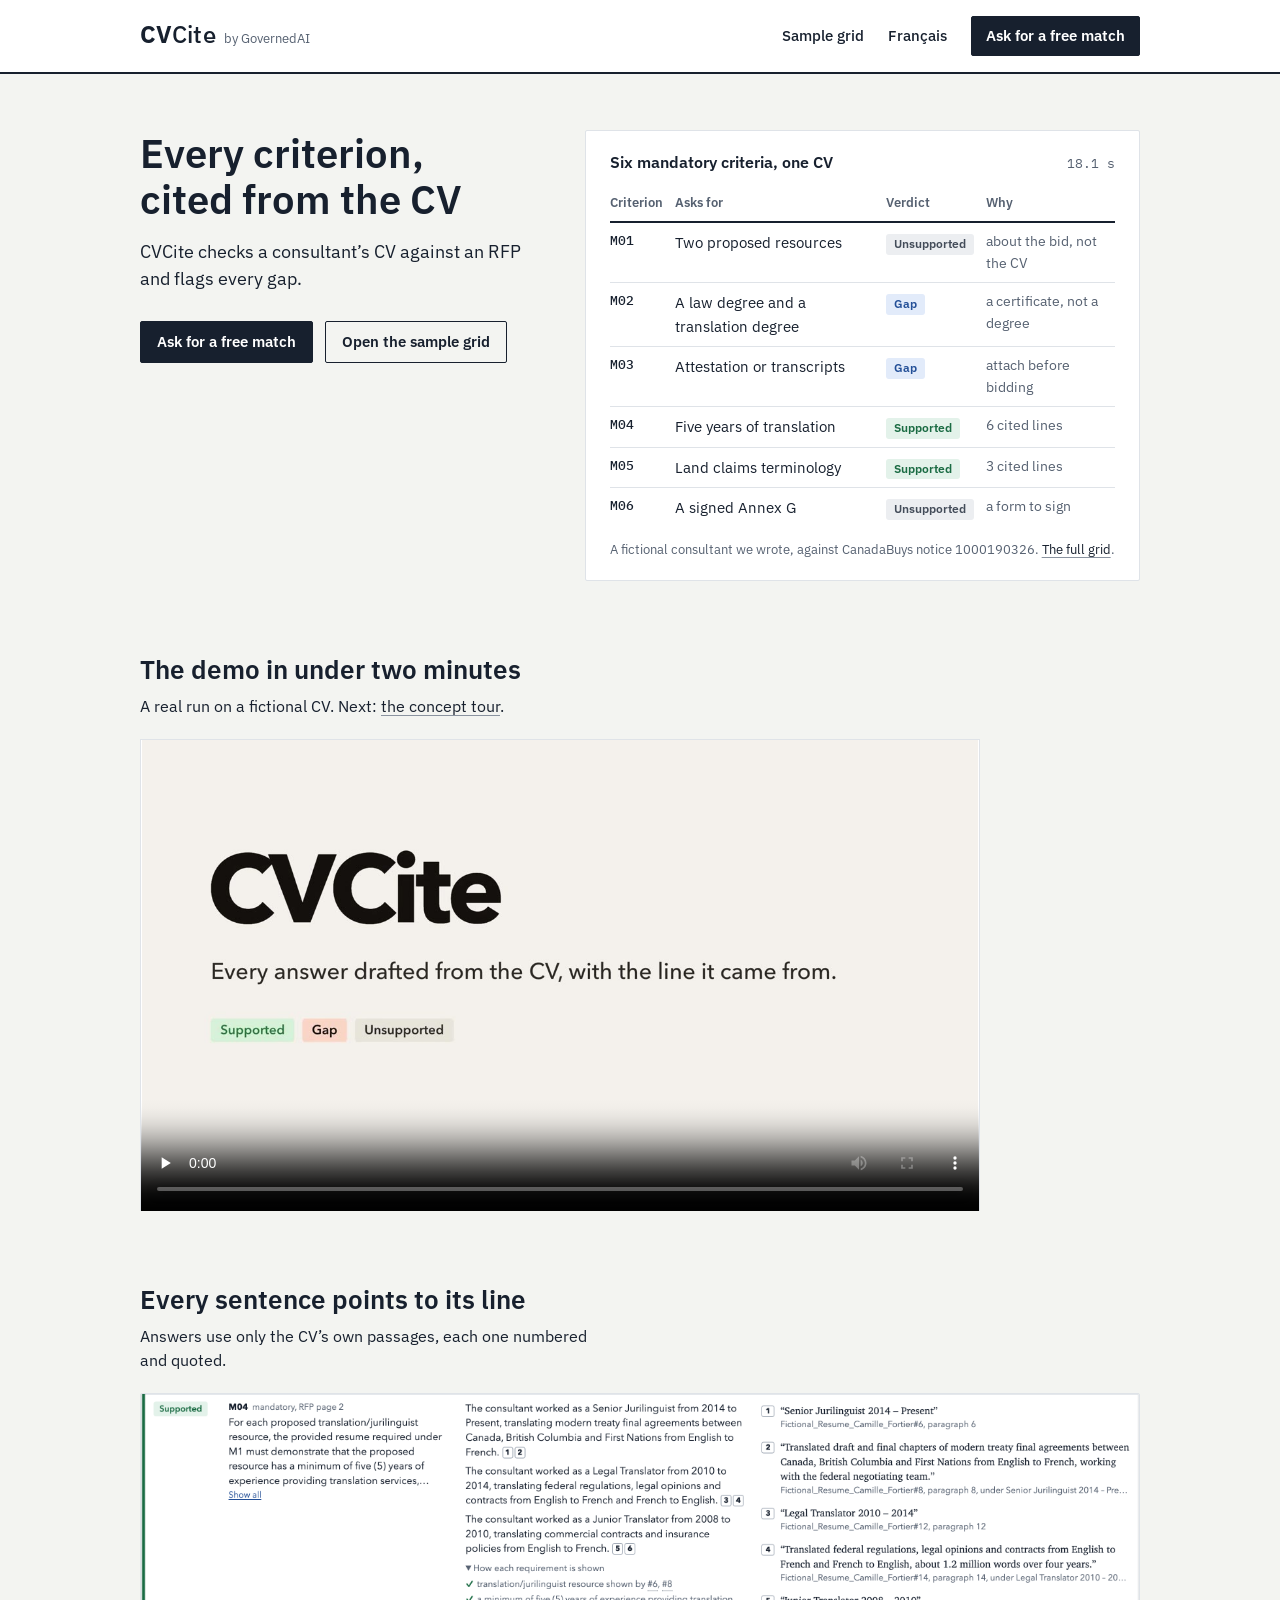
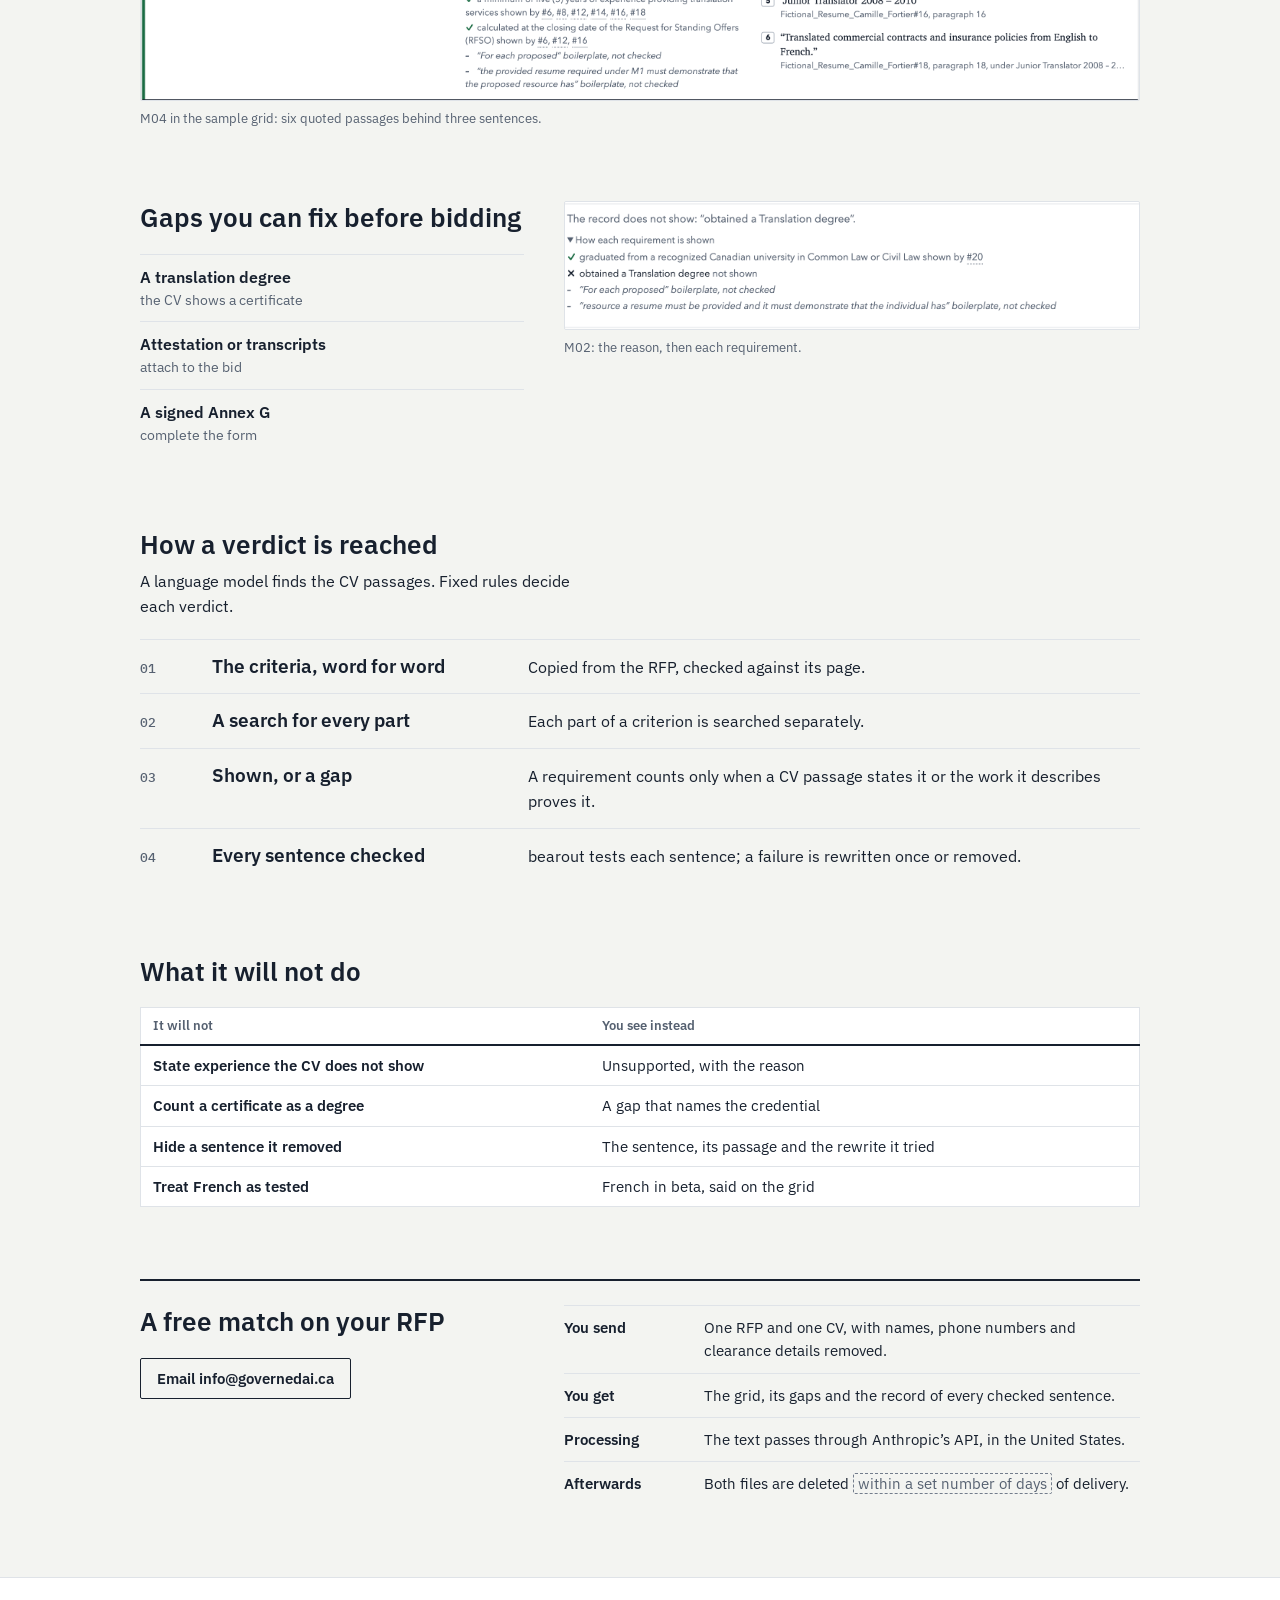
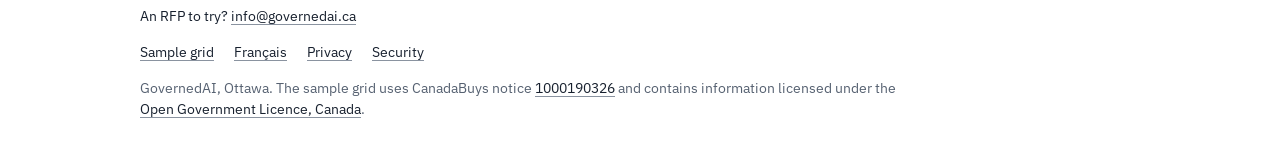
<file: index.html>
<!doctype html>
<html lang="en">
<head>
<meta charset="utf-8">
<meta name="viewport" content="width=device-width, initial-scale=1">
<title>CVCite by GovernedAI: every RFP criterion, cited from the CV</title>
<meta name="description" content="CVCite checks a consultant's CV against an RFP's criteria, cites the evidence for each one and flags every gap.">
<link rel="alternate" hreflang="fr" href="/fr/">
<link rel="preconnect" href="https://fonts.googleapis.com">
<link rel="preconnect" href="https://fonts.gstatic.com" crossorigin>
<link href="https://fonts.googleapis.com/css2?family=IBM+Plex+Mono:wght@400;500&amp;family=IBM+Plex+Sans:wght@400;500;600;700&amp;display=swap" rel="stylesheet">
<link rel="icon" href="/favicon.ico" sizes="32x32">
<link rel="icon" href="/favicon.svg" type="image/svg+xml">
<link rel="apple-touch-icon" href="/apple-touch-icon.png">
<link rel="stylesheet" href="/site.css">
</head>
<body>
<a class="skip" href="#main">Skip to content</a>

<header class="site-header">
  <div class="container">
    <a class="wm-lockup" href="/" aria-label="CVCite home"><span class="wm"><b>CV</b>Cite</span><span class="wm-by">by GovernedAI</span></a>
    <nav aria-label="Main">
      <ul class="site-nav">
        <li><a href="/cvcite/sample-grid/">Sample grid</a></li>
        <li><a href="/fr/" hreflang="fr" lang="fr">Français</a></li>
        <li><a class="btn btn--primary" href="mailto:info@governedai.ca?subject=CVCite%20free%20match">Ask for a free match</a></li>
      </ul>
    </nav>
  </div>
</header>

<main id="main">
  <section class="hero" aria-labelledby="hero-title">
    <div class="container hero__grid">
      <div>
        <h1 id="hero-title">Every criterion, cited from the CV</h1>
        <p class="lead">CVCite checks a consultant’s CV against an RFP and flags every gap.</p>
        <div class="actions">
          <a class="btn btn--primary" href="mailto:info@governedai.ca?subject=CVCite%20free%20match">Ask for a free match</a>
          <a class="btn" href="/cvcite/sample-grid/">Open the sample grid</a>
        </div>
      </div>

      <figure class="sheet" aria-labelledby="sheet-title">
        <div class="sheet__head">
          <h2 id="sheet-title">Six mandatory criteria, one CV</h2>
          <p><span class="num">18.1</span>&nbsp;s</p>
        </div>
        <table class="verdicts">
          <thead><tr><th scope="col">Criterion</th><th scope="col">Asks for</th><th scope="col">Verdict</th><th scope="col">Why</th></tr></thead>
          <tbody>
            <tr><td class="id">M01</td><td class="what">Two proposed resources</td><td><span class="chip chip--not">Unsupported</span></td><td>about the bid, not the CV</td></tr>
            <tr><td class="id">M02</td><td class="what">A law degree and a translation degree</td><td><span class="chip chip--gap">Gap</span></td><td>a certificate, not a degree</td></tr>
            <tr><td class="id">M03</td><td class="what">Attestation or transcripts</td><td><span class="chip chip--gap">Gap</span></td><td>attach before bidding</td></tr>
            <tr><td class="id">M04</td><td class="what">Five years of translation</td><td><span class="chip chip--met">Supported</span></td><td><span class="num">6</span> cited lines</td></tr>
            <tr><td class="id">M05</td><td class="what">Land claims terminology</td><td><span class="chip chip--met">Supported</span></td><td><span class="num">3</span> cited lines</td></tr>
            <tr><td class="id">M06</td><td class="what">A signed Annex G</td><td><span class="chip chip--not">Unsupported</span></td><td>a form to sign</td></tr>
          </tbody>
        </table>
        <figcaption class="sheet__foot">A fictional consultant we wrote, against CanadaBuys notice <span class="num">1000190326</span>. <a href="/cvcite/sample-grid/">The full grid</a>.</figcaption>
      </figure>
    </div>
  </section>

  <section class="section" aria-labelledby="film-title">
    <div class="container">
      <div class="head">
        <h2 id="film-title">The demo in under two minutes</h2>
        <p class="lead">A real run on a fictional CV. Next: <a href="/cvcite/vision/">the concept tour</a>.</p>
      </div>
      <figure class="film">
        <video controls preload="none" playsinline width="1280" height="720" poster="/video/cvcite-demo-draft-2026-10-23-poster.jpg">
          <source src="/video/cvcite-demo-draft-2026-10-23-web.mp4" type="video/mp4">
          <track kind="captions" src="/video/cvcite-demo-draft-2026-10-23.vtt" srclang="en" label="English" default>
        </video>
      </figure>
    </div>
  </section>

  <section class="section" aria-labelledby="cited-title">
    <div class="container">
      <div class="head">
        <h2 id="cited-title">Every sentence points to its line</h2>
        <p class="lead">Answers use only the CV’s own passages, each one numbered and quoted.</p>
      </div>
      <figure class="capture">
        <div class="capture__frame" data-kind="product">
          <img src="/images/screens/grid-case.png" width="1385" height="425" loading="lazy"
               alt="Sample grid row M04, marked Supported: three drafted sentences with numbered citations, six quoted CV passages, and each requirement ticked against the paragraphs that show it.">
        </div>
        <figcaption>M04 in the sample grid: six quoted passages behind three sentences.</figcaption>
      </figure>
    </div>
  </section>

  <section class="section" aria-labelledby="gaps-title">
    <div class="container split">
      <div>
        <h2 id="gaps-title">Gaps you can fix before bidding</h2>
        <ul class="todo">
          <li><b>A translation degree</b><span>the CV shows a certificate</span></li>
          <li><b>Attestation or transcripts</b><span>attach to the bid</span></li>
          <li><b>A signed Annex G</b><span>complete the form</span></li>
        </ul>
      </div>
      <figure class="capture">
        <div class="capture__frame" data-kind="product">
          <img src="/images/screens/grid-gaps.png" width="750" height="165" loading="lazy"
               alt="Sample grid row M02: the record does not show a translation degree; the law degree is shown by paragraph 20; two boilerplate phrases are listed as not checked.">
        </div>
        <figcaption>M02: the reason, then each requirement.</figcaption>
      </figure>
    </div>
  </section>

  <section class="section" aria-labelledby="how-title">
    <div class="container">
      <div class="head">
        <h2 id="how-title">How a verdict is reached</h2>
        <p class="lead">A language model finds the CV passages. Fixed rules decide each verdict.</p>
      </div>
      <ol class="rows steps">
        <li><h3>The criteria, word for word</h3><p>Copied from the RFP, checked against its page.</p></li>
        <li><h3>A search for every part</h3><p>Each part of a criterion is searched separately.</p></li>
        <li><h3>Shown, or a gap</h3><p>A requirement counts only when a CV passage states it or the work it describes proves it.</p></li>
        <li><h3>Every sentence checked</h3><p>bearout tests each sentence; a failure is rewritten once or removed.</p></li>
      </ol>
    </div>
  </section>

  <section class="section" aria-labelledby="refuse-title">
    <div class="container">
      <div class="head">
        <h2 id="refuse-title">What it will not do</h2>
      </div>
      <table class="refuse">
        <thead><tr><th scope="col">It will not</th><th scope="col">You see instead</th></tr></thead>
        <tbody>
          <tr><td>State experience the CV does not show</td><td>Unsupported, with the reason</td></tr>
          <tr><td>Count a certificate as a degree</td><td>A gap that names the credential</td></tr>
          <tr><td>Hide a sentence it removed</td><td>The sentence, its passage and the rewrite it tried</td></tr>
          <tr><td>Treat French as tested</td><td>French in beta, said on the grid</td></tr>
        </tbody>
      </table>
    </div>
  </section>

  <section class="section--band" aria-labelledby="offer-title">
    <div class="container offer">
      <div>
        <h2 id="offer-title">A free match on your RFP</h2>
        <div class="actions"><a class="btn" href="mailto:info@governedai.ca?subject=CVCite%20free%20match">Email info@governedai.ca</a></div>
      </div>
      <dl>
        <div><dt>You send</dt><dd>One RFP and one CV, with names, phone numbers and clearance details removed.</dd></div>
        <div><dt>You get</dt><dd>The grid, its gaps and the record of every checked sentence.</dd></div>
        <div><dt>Processing</dt><dd>The text passes through Anthropic’s API, in the United States.</dd></div>
        <div><dt>Afterwards</dt><dd>Both files are deleted <span class="fill" data-fill="retention">within a set number of days</span> of delivery.</dd></div>
      </dl>
    </div>
  </section>
</main>

<footer class="footer">
  <div class="container">
    <p class="footer__line">An RFP to try? <a href="mailto:info@governedai.ca">info@governedai.ca</a></p>
    <ul class="footer__links">
      <li><a href="/cvcite/sample-grid/">Sample grid</a></li>
      <li><a href="/fr/" hreflang="fr" lang="fr">Français</a></li>
      <li><a href="/privacy/">Privacy</a></li>
      <li><a href="/security/">Security</a></li>
    </ul>
    <p class="footer__legal">GovernedAI, Ottawa. The sample grid uses CanadaBuys notice <a href="https://canadabuys.canada.ca/en/tender-opportunities/tender-notice/pw-17-00785583">1000190326</a> and contains information licensed under the <a href="https://open.canada.ca/en/open-government-licence-canada">Open Government Licence, Canada</a>.</p>
  </div>
</footer>
</body>
</html>
</file>
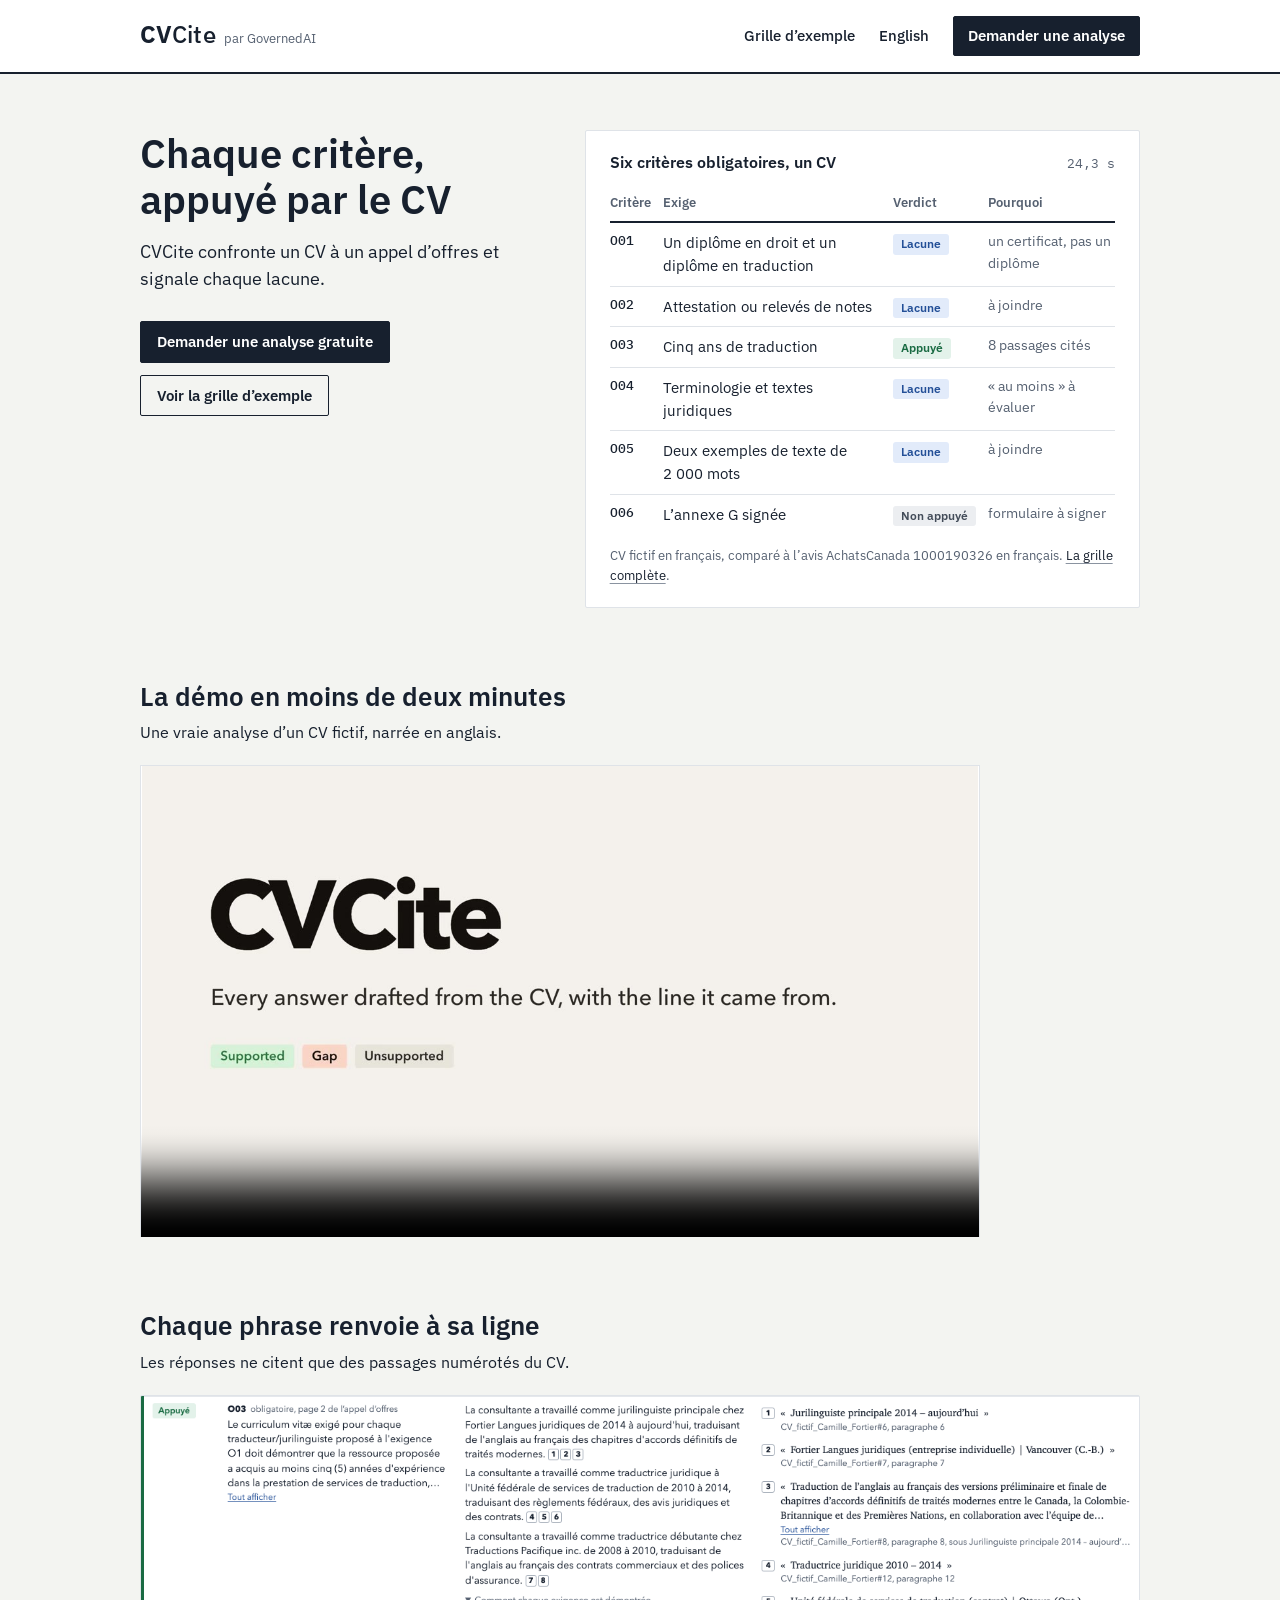
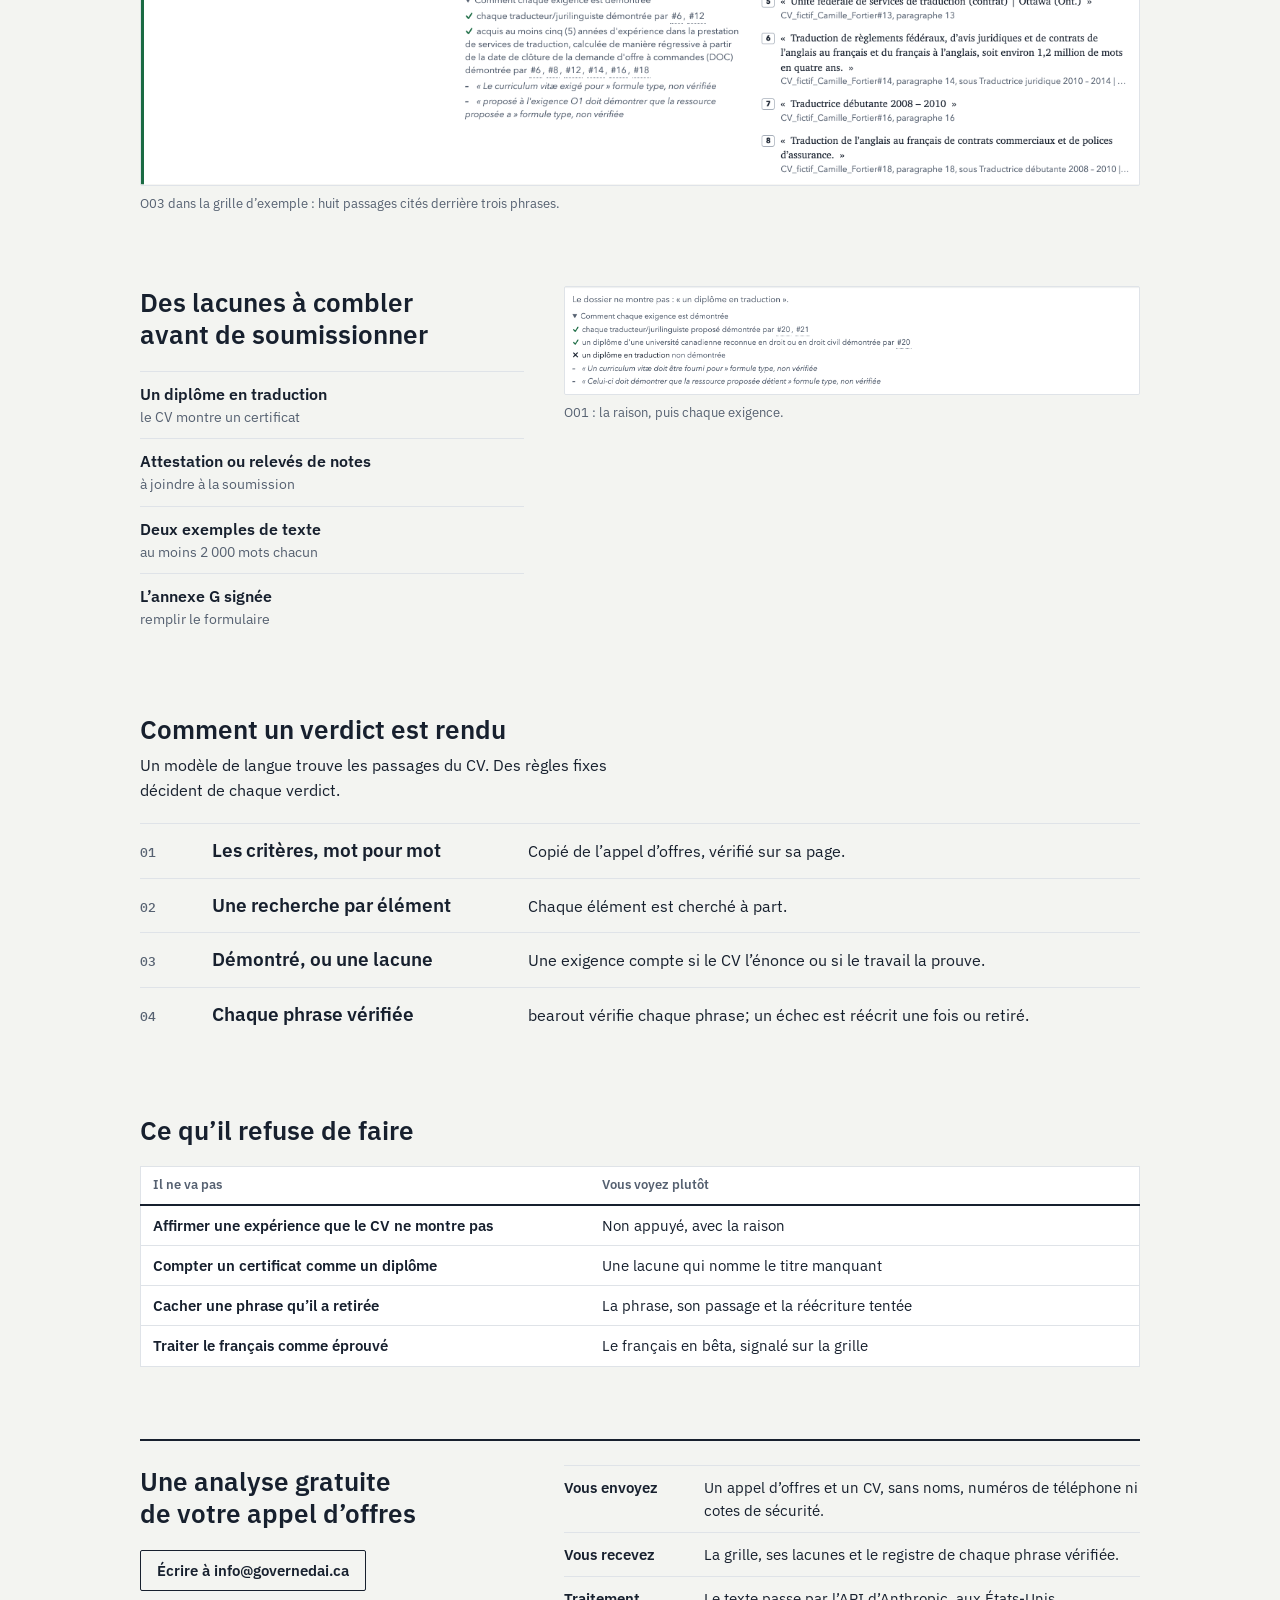
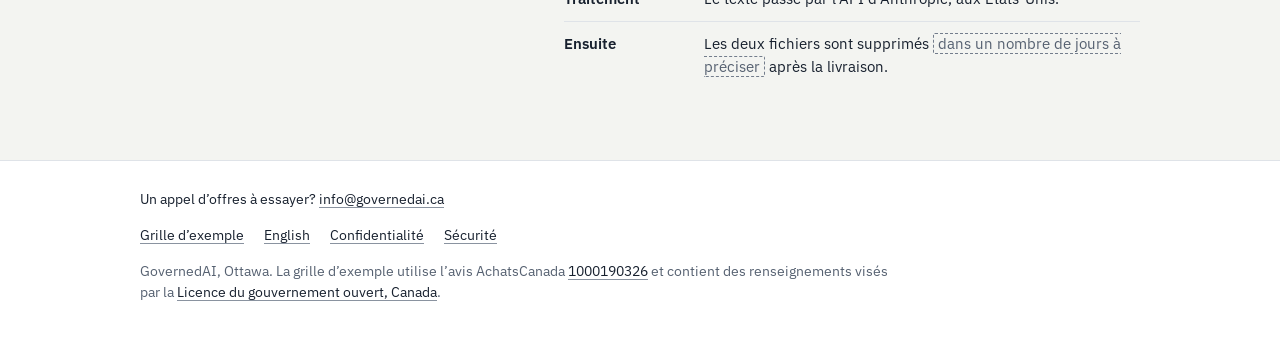
<file: fr/index.html>
<!doctype html>
<html lang="fr">
<head>
<meta charset="utf-8">
<meta name="viewport" content="width=device-width, initial-scale=1">
<title>CVCite par GovernedAI : chaque critère, appuyé par le CV</title>
<meta name="description" content="CVCite compare le CV d’un consultant aux critères d’un appel d’offres, cite la preuve de chacun et signale chaque lacune.">
<link rel="alternate" hreflang="en" href="/">
<link rel="preconnect" href="https://fonts.googleapis.com">
<link rel="preconnect" href="https://fonts.gstatic.com" crossorigin>
<link href="https://fonts.googleapis.com/css2?family=IBM+Plex+Mono:wght@400;500&amp;family=IBM+Plex+Sans:wght@400;500;600;700&amp;display=swap" rel="stylesheet">
<link rel="icon" href="/favicon.ico" sizes="32x32">
<link rel="icon" href="/favicon.svg" type="image/svg+xml">
<link rel="apple-touch-icon" href="/apple-touch-icon.png">
<link rel="stylesheet" href="/site.css">
</head>
<body>
<a class="skip" href="#main">Aller au contenu</a>

<header class="site-header">
  <div class="container">
    <a class="wm-lockup" href="/fr/" aria-label="Accueil CVCite"><span class="wm"><b>CV</b>Cite</span><span class="wm-by">par GovernedAI</span></a>
    <nav aria-label="Principal">
      <ul class="site-nav">
        <li><a href="/fr/cvcite/grille-exemple/">Grille d’exemple</a></li>
        <li><a href="/" hreflang="en" lang="en">English</a></li>
        <li><a class="btn btn--primary" href="mailto:info@governedai.ca?subject=CVCite%20analyse%20gratuite">Demander une analyse</a></li>
      </ul>
    </nav>
  </div>
</header>

<main id="main">
  <section class="hero" aria-labelledby="hero-title">
    <div class="container hero__grid">
      <div>
        <h1 id="hero-title">Chaque critère, appuyé par le CV</h1>
        <p class="lead">CVCite confronte un CV à un appel d’offres et signale chaque lacune.</p>
        <div class="actions">
          <a class="btn btn--primary" href="mailto:info@governedai.ca?subject=CVCite%20analyse%20gratuite">Demander une analyse gratuite</a>
          <a class="btn" href="/fr/cvcite/grille-exemple/">Voir la grille d’exemple</a>
        </div>
      </div>

      <figure class="sheet" aria-labelledby="sheet-title">
        <div class="sheet__head">
          <h2 id="sheet-title">Six critères obligatoires, un CV</h2>
          <p><span class="num">24,3</span>&nbsp;s</p>
        </div>
        <table class="verdicts">
          <thead><tr><th scope="col">Critère</th><th scope="col">Exige</th><th scope="col">Verdict</th><th scope="col">Pourquoi</th></tr></thead>
          <tbody>
            <tr><td class="id">O01</td><td class="what">Un diplôme en droit et un diplôme en traduction</td><td><span class="chip chip--gap">Lacune</span></td><td>un certificat, pas un diplôme</td></tr>
            <tr><td class="id">O02</td><td class="what">Attestation ou relevés de notes</td><td><span class="chip chip--gap">Lacune</span></td><td>à joindre</td></tr>
            <tr><td class="id">O03</td><td class="what">Cinq ans de traduction</td><td><span class="chip chip--met">Appuyé</span></td><td><span class="num">8</span> passages cités</td></tr>
            <tr><td class="id">O04</td><td class="what">Terminologie et textes juridiques</td><td><span class="chip chip--gap">Lacune</span></td><td>« au moins » à évaluer</td></tr>
            <tr><td class="id">O05</td><td class="what">Deux exemples de texte de 2&nbsp;000 mots</td><td><span class="chip chip--gap">Lacune</span></td><td>à joindre</td></tr>
            <tr><td class="id">O06</td><td class="what">L’annexe G signée</td><td><span class="chip chip--not">Non appuyé</span></td><td>formulaire à signer</td></tr>
          </tbody>
        </table>
        <figcaption class="sheet__foot">CV fictif en français, comparé à l’avis AchatsCanada <span class="num">1000190326</span> en français. <a href="/fr/cvcite/grille-exemple/">La grille complète</a>.</figcaption>
      </figure>
    </div>
  </section>

  <section class="section" aria-labelledby="film-title">
    <div class="container">
      <div class="head">
        <h2 id="film-title">La démo en moins de deux minutes</h2>
        <p class="lead">Une vraie analyse d’un CV fictif, narrée en anglais.</p>
      </div>
      <figure class="film">
        <video controls preload="none" playsinline width="1280" height="720" poster="/video/cvcite-demo-draft-2026-10-23-poster.jpg" lang="en">
          <source src="/video/cvcite-demo-draft-2026-10-23-web.mp4" type="video/mp4">
          <track kind="captions" src="/video/cvcite-demo-draft-2026-10-23.vtt" srclang="en" label="English" default>
        </video>
      </figure>
    </div>
  </section>

  <section class="section" aria-labelledby="cited-title">
    <div class="container">
      <div class="head">
        <h2 id="cited-title">Chaque phrase renvoie à sa ligne</h2>
        <p class="lead">Les réponses ne citent que des passages numérotés du CV.</p>
      </div>
      <figure class="capture">
        <div class="capture__frame" data-kind="product">
          <img src="/images/screens/grille-cas.png" width="1383" height="539" loading="lazy"
               alt="Ligne O03 de la grille d’exemple, marquée Appuyé : trois phrases rédigées avec des renvois numérotés, huit passages du CV cités, et chaque exigence cochée en regard des paragraphes qui la démontrent.">
        </div>
        <figcaption>O03 dans la grille d’exemple : huit passages cités derrière trois phrases.</figcaption>
      </figure>
    </div>
  </section>

  <section class="section" aria-labelledby="gaps-title">
    <div class="container split">
      <div>
        <h2 id="gaps-title">Des lacunes à combler avant de soumissionner</h2>
        <ul class="todo">
          <li><b>Un diplôme en traduction</b><span>le CV montre un certificat</span></li>
          <li><b>Attestation ou relevés de notes</b><span>à joindre à la soumission</span></li>
          <li><b>Deux exemples de texte</b><span>au moins 2&nbsp;000 mots chacun</span></li>
          <li><b>L’annexe G signée</b><span>remplir le formulaire</span></li>
        </ul>
      </div>
      <figure class="capture">
        <div class="capture__frame" data-kind="product">
          <img src="/images/screens/grille-lacunes.png" width="946" height="176" loading="lazy"
               alt="Ligne O01 de la grille d’exemple : le dossier ne montre pas de diplôme en traduction; le diplôme en droit est démontré par le paragraphe 20; deux formules types sont indiquées comme non vérifiées.">
        </div>
        <figcaption>O01 : la raison, puis chaque exigence.</figcaption>
      </figure>
    </div>
  </section>

  <section class="section" aria-labelledby="how-title">
    <div class="container">
      <div class="head">
        <h2 id="how-title">Comment un verdict est rendu</h2>
        <p class="lead">Un modèle de langue trouve les passages du CV. Des règles fixes décident de chaque verdict.</p>
      </div>
      <ol class="rows steps">
        <li><h3>Les critères, mot pour mot</h3><p>Copié de l’appel d’offres, vérifié sur sa page.</p></li>
        <li><h3>Une recherche par élément</h3><p>Chaque élément est cherché à part.</p></li>
        <li><h3>Démontré, ou une lacune</h3><p>Une exigence compte si le CV l’énonce ou si le travail la prouve.</p></li>
        <li><h3>Chaque phrase vérifiée</h3><p>bearout vérifie chaque phrase; un échec est réécrit une fois ou retiré.</p></li>
      </ol>
    </div>
  </section>

  <section class="section" aria-labelledby="refuse-title">
    <div class="container">
      <div class="head">
        <h2 id="refuse-title">Ce qu’il refuse de faire</h2>
      </div>
      <table class="refuse">
        <thead><tr><th scope="col">Il ne va pas</th><th scope="col">Vous voyez plutôt</th></tr></thead>
        <tbody>
          <tr><td>Affirmer une expérience que le CV ne montre pas</td><td>Non appuyé, avec la raison</td></tr>
          <tr><td>Compter un certificat comme un diplôme</td><td>Une lacune qui nomme le titre manquant</td></tr>
          <tr><td>Cacher une phrase qu’il a retirée</td><td>La phrase, son passage et la réécriture tentée</td></tr>
          <tr><td>Traiter le français comme éprouvé</td><td>Le français en bêta, signalé sur la grille</td></tr>
        </tbody>
      </table>
    </div>
  </section>

  <section class="section--band" aria-labelledby="offer-title">
    <div class="container offer">
      <div>
        <h2 id="offer-title">Une analyse gratuite de votre appel d’offres</h2>
        <div class="actions"><a class="btn" href="mailto:info@governedai.ca?subject=CVCite%20analyse%20gratuite">Écrire à info@governedai.ca</a></div>
      </div>
      <dl>
        <div><dt>Vous envoyez</dt><dd>Un appel d’offres et un CV, sans noms, numéros de téléphone ni cotes de sécurité.</dd></div>
        <div><dt>Vous recevez</dt><dd>La grille, ses lacunes et le registre de chaque phrase vérifiée.</dd></div>
        <div><dt>Traitement</dt><dd>Le texte passe par l’API d’Anthropic, aux États-Unis.</dd></div>
        <div><dt>Ensuite</dt><dd>Les deux fichiers sont supprimés <span class="fill" data-fill="retention">dans un nombre de jours à préciser</span> après la livraison.</dd></div>
      </dl>
    </div>
  </section>
</main>

<footer class="footer">
  <div class="container">
    <p class="footer__line">Un appel d’offres à essayer? <a href="mailto:info@governedai.ca">info@governedai.ca</a></p>
    <ul class="footer__links">
      <li><a href="/fr/cvcite/grille-exemple/">Grille d’exemple</a></li>
      <li><a href="/" hreflang="en" lang="en">English</a></li>
      <li><a href="/privacy/" hreflang="en" lang="en">Confidentialité</a></li>
      <li><a href="/security/" hreflang="en" lang="en">Sécurité</a></li>
    </ul>
    <p class="footer__legal">GovernedAI, Ottawa. La grille d’exemple utilise l’avis AchatsCanada <a href="https://canadabuys.canada.ca/fr/occasions-de-marche/appels-d-offres/pw-17-00785583">1000190326</a> et contient des renseignements visés par la <a href="https://ouvert.canada.ca/fr/licence-du-gouvernement-ouvert-canada">Licence du gouvernement ouvert, Canada</a>.</p>
  </div>
</footer>
</body>
</html>
</file>
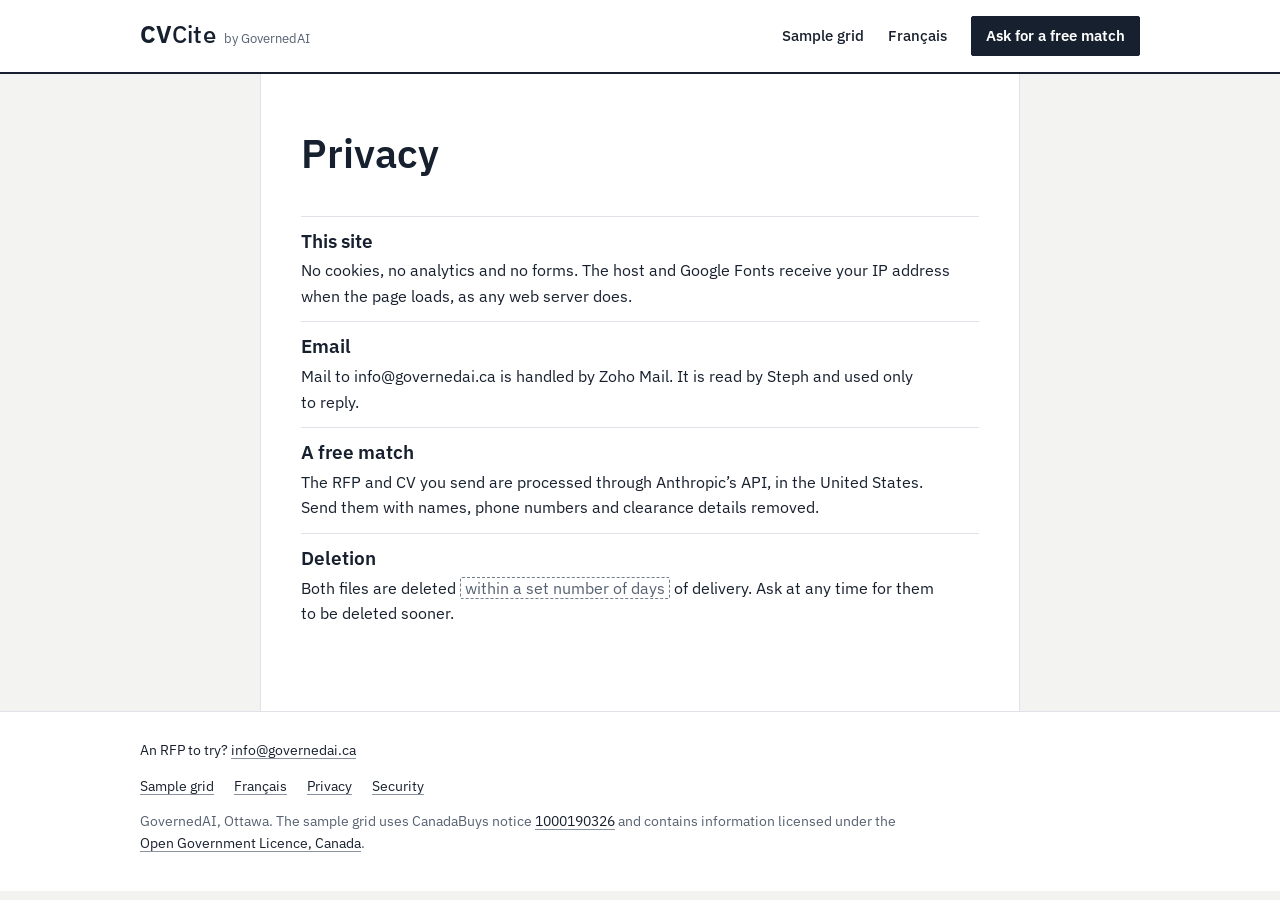
<file: privacy/index.html>
<!doctype html>
<html lang="en">
<head>
<meta charset="utf-8">
<meta name="viewport" content="width=device-width, initial-scale=1">
<title>Privacy: GovernedAI</title>
<meta name="description" content="What the GovernedAI site and a CVCite free match do with information.">
<link rel="alternate" hreflang="fr" href="/fr/">
<link rel="preconnect" href="https://fonts.googleapis.com">
<link rel="preconnect" href="https://fonts.gstatic.com" crossorigin>
<link href="https://fonts.googleapis.com/css2?family=IBM+Plex+Mono:wght@400;500&amp;family=IBM+Plex+Sans:wght@400;500;600;700&amp;display=swap" rel="stylesheet">
<link rel="icon" href="/favicon.ico" sizes="32x32">
<link rel="icon" href="/favicon.svg" type="image/svg+xml">
<link rel="apple-touch-icon" href="/apple-touch-icon.png">
<link rel="stylesheet" href="/site.css">
</head>
<body>
<a class="skip" href="#main">Skip to content</a>

<header class="site-header">
  <div class="container">
    <a class="wm-lockup" href="/" aria-label="CVCite home"><span class="wm"><b>CV</b>Cite</span><span class="wm-by">by GovernedAI</span></a>
    <nav aria-label="Main">
      <ul class="site-nav">
        <li><a href="/cvcite/sample-grid/">Sample grid</a></li>
        <li><a href="/fr/" hreflang="fr" lang="fr">Français</a></li>
        <li><a class="btn btn--primary" href="mailto:info@governedai.ca?subject=CVCite%20free%20match">Ask for a free match</a></li>
      </ul>
    </nav>
  </div>
</header>

<main id="main" class="doc">
  <section class="hero" aria-labelledby="privacy-title">
    <div class="container">
      <h1 id="privacy-title">Privacy</h1>
    </div>
  </section>
  <section class="section--tight" aria-labelledby="site-title">
    <div class="container">
      <ul class="rows">
        <li><h2 class="row-title" id="site-title">This site</h2><p>No cookies, no analytics and no forms. The host and Google Fonts receive your IP address when the page loads, as any web server does.</p></li>
        <li><h2 class="row-title">Email</h2><p>Mail to info@governedai.ca is handled by Zoho Mail. It is read by Steph and used only to reply.</p></li>
        <li><h2 class="row-title">A free match</h2><p>The RFP and CV you send are processed through Anthropic’s API, in the United States. Send them with names, phone numbers and clearance details removed.</p></li>
        <li><h2 class="row-title">Deletion</h2><p>Both files are deleted <span class="fill" data-fill="retention">within a set number of days</span> of delivery. Ask at any time for them to be deleted sooner.</p></li>
      </ul>
    </div>
  </section>
</main>

<footer class="footer">
  <div class="container">
    <p class="footer__line">An RFP to try? <a href="mailto:info@governedai.ca">info@governedai.ca</a></p>
    <ul class="footer__links">
      <li><a href="/cvcite/sample-grid/">Sample grid</a></li>
      <li><a href="/fr/" hreflang="fr" lang="fr">Français</a></li>
      <li><a href="/privacy/">Privacy</a></li>
      <li><a href="/security/">Security</a></li>
    </ul>
    <p class="footer__legal">GovernedAI, Ottawa. The sample grid uses CanadaBuys notice <a href="https://canadabuys.canada.ca/en/tender-opportunities/tender-notice/pw-17-00785583">1000190326</a> and contains information licensed under the <a href="https://open.canada.ca/en/open-government-licence-canada">Open Government Licence, Canada</a>.</p>
  </div>
</footer>
</body>
</html>
</file>
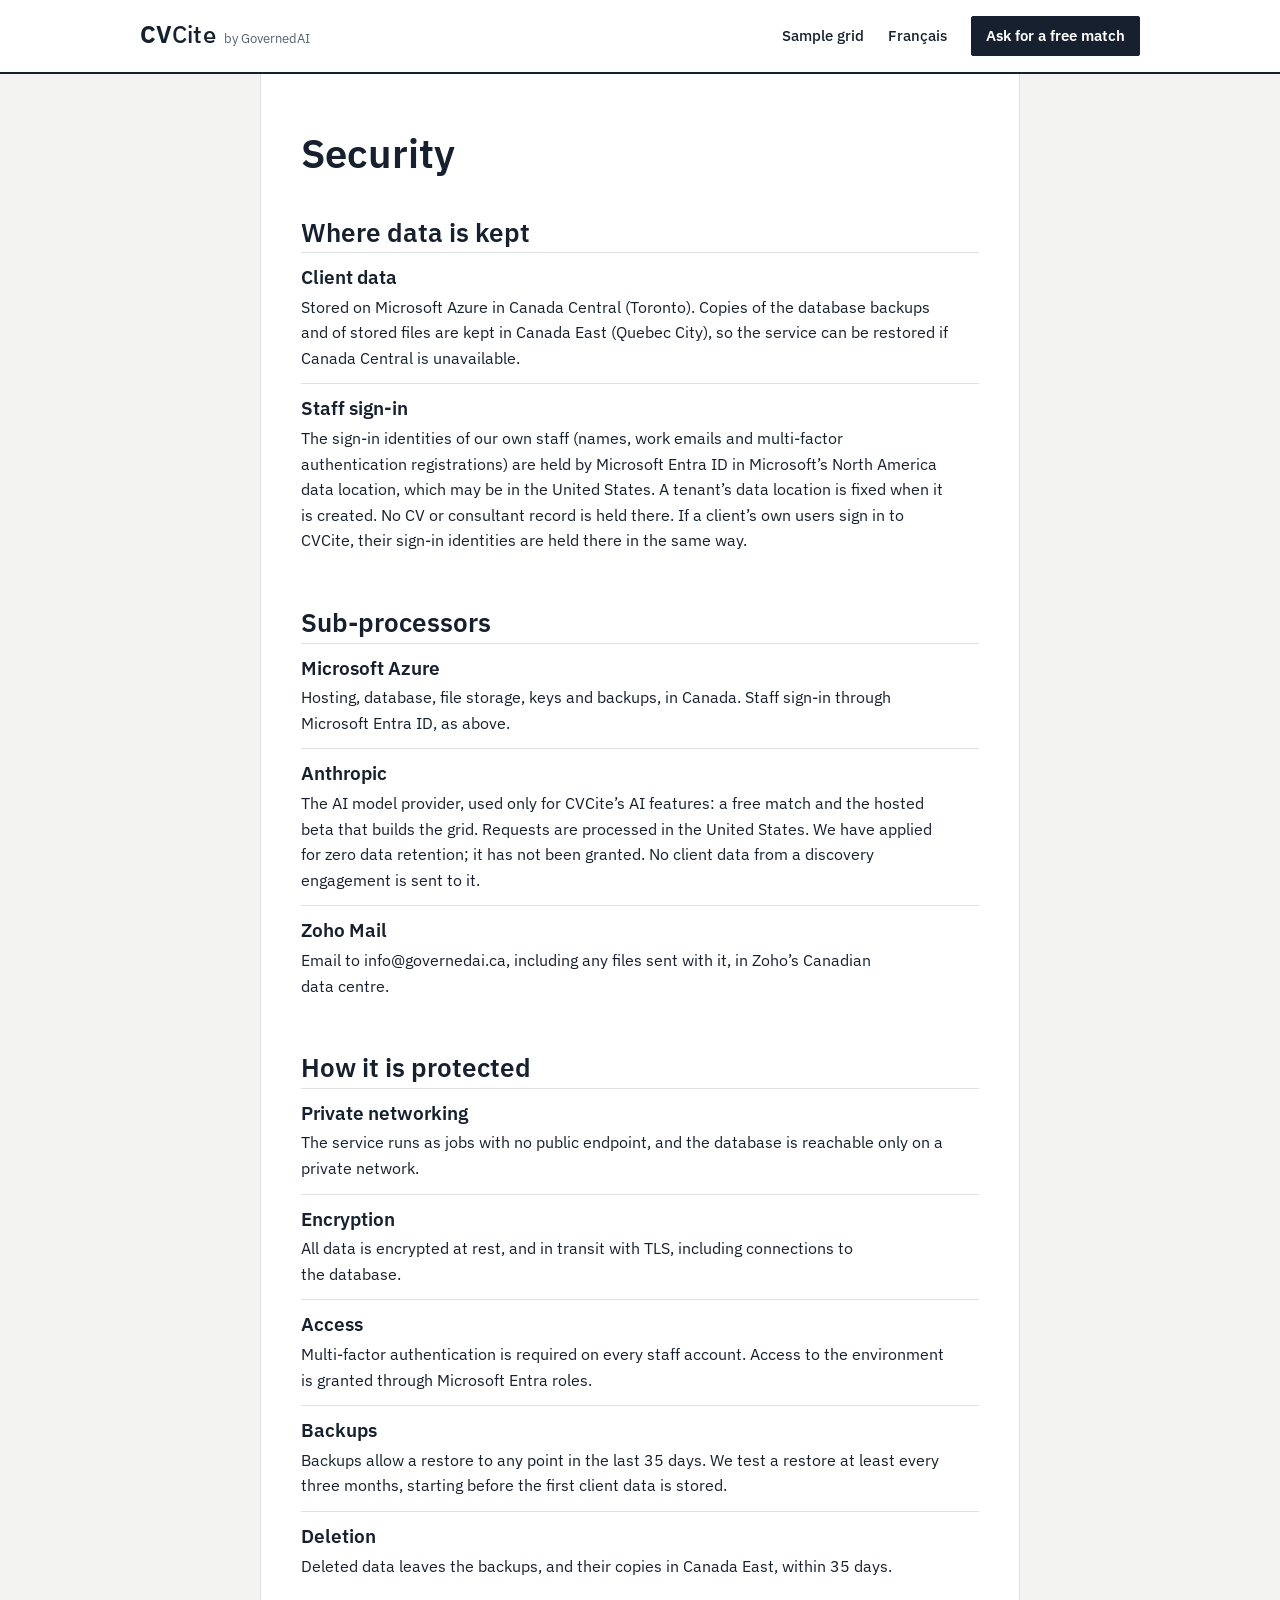
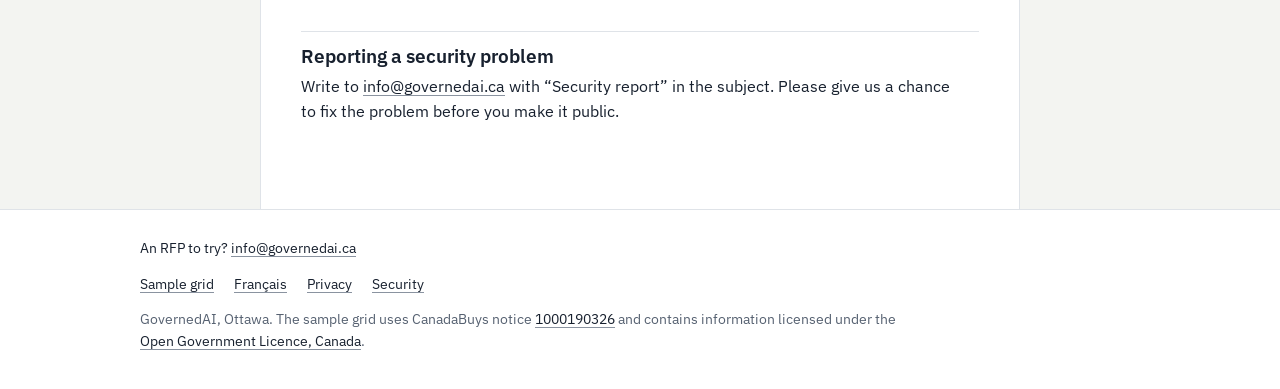
<file: security/index.html>
<!doctype html>
<html lang="en">
<head>
<meta charset="utf-8">
<meta name="viewport" content="width=device-width, initial-scale=1">
<title>Security: GovernedAI</title>
<meta name="description" content="Where GovernedAI keeps client data, who processes it, how it is protected, and how to report a security problem.">
<link rel="alternate" hreflang="fr" href="/fr/">
<link rel="preconnect" href="https://fonts.googleapis.com">
<link rel="preconnect" href="https://fonts.gstatic.com" crossorigin>
<link href="https://fonts.googleapis.com/css2?family=IBM+Plex+Mono:wght@400;500&amp;family=IBM+Plex+Sans:wght@400;500;600;700&amp;display=swap" rel="stylesheet">
<link rel="icon" href="/favicon.ico" sizes="32x32">
<link rel="icon" href="/favicon.svg" type="image/svg+xml">
<link rel="apple-touch-icon" href="/apple-touch-icon.png">
<link rel="stylesheet" href="/site.css">
</head>
<body>
<a class="skip" href="#main">Skip to content</a>

<header class="site-header">
  <div class="container">
    <a class="wm-lockup" href="/" aria-label="CVCite home"><span class="wm"><b>CV</b>Cite</span><span class="wm-by">by GovernedAI</span></a>
    <nav aria-label="Main">
      <ul class="site-nav">
        <li><a href="/cvcite/sample-grid/">Sample grid</a></li>
        <li><a href="/fr/" hreflang="fr" lang="fr">Français</a></li>
        <li><a class="btn btn--primary" href="mailto:info@governedai.ca?subject=CVCite%20free%20match">Ask for a free match</a></li>
      </ul>
    </nav>
  </div>
</header>

<main id="main" class="doc">
  <section class="hero" aria-labelledby="security-title">
    <div class="container">
      <h1 id="security-title">Security</h1>
    </div>
  </section>

  <section class="section--tight" aria-labelledby="residency-title">
    <div class="container">
      <div class="head">
        <h2 id="residency-title">Where data is kept</h2>
      </div>
      <ul class="rows">
        <li><h3 class="row-title">Client data</h3><p>Stored on Microsoft Azure in Canada Central (Toronto). Copies of the database backups and of stored files are kept in Canada East (Quebec City), so the service can be restored if Canada Central is unavailable.</p></li>
        <li><h3 class="row-title">Staff sign-in</h3><p>The sign-in identities of our own staff (names, work emails and multi-factor authentication registrations) are held by Microsoft Entra ID in Microsoft’s North America data location, which may be in the United States. A tenant’s data location is fixed when it is created. No CV or consultant record is held there. If a client’s own users sign in to CVCite, their sign-in identities are held there in the same way.</p></li>
      </ul>
    </div>
  </section>

  <section class="section--tight" aria-labelledby="subprocessors-title">
    <div class="container">
      <div class="head">
        <h2 id="subprocessors-title">Sub-processors</h2>
      </div>
      <ul class="rows">
        <li><h3 class="row-title">Microsoft Azure</h3><p>Hosting, database, file storage, keys and backups, in Canada. Staff sign-in through Microsoft Entra ID, as above.</p></li>
        <li><h3 class="row-title">Anthropic</h3><p>The AI model provider, used only for CVCite’s AI features: a free match and the hosted beta that builds the grid. Requests are processed in the United States. We have applied for zero data retention; it has not been granted. No client data from a discovery engagement is sent to it.</p></li>
        <li><h3 class="row-title">Zoho Mail</h3><p>Email to info@governedai.ca, including any files sent with it, in Zoho’s Canadian data centre.</p></li>
      </ul>
    </div>
  </section>

  <section class="section--tight" aria-labelledby="measures-title">
    <div class="container">
      <div class="head">
        <h2 id="measures-title">How it is protected</h2>
      </div>
      <ul class="rows">
        <li><h3 class="row-title">Private networking</h3><p>The service runs as jobs with no public endpoint, and the database is reachable only on a private network.</p></li>
        <li><h3 class="row-title">Encryption</h3><p>All data is encrypted at rest, and in transit with TLS, including connections to the database.</p></li>
        <li><h3 class="row-title">Access</h3><p>Multi-factor authentication is required on every staff account. Access to the environment is granted through Microsoft Entra roles.</p></li>
        <li><h3 class="row-title">Backups</h3><p>Backups allow a restore to any point in the last 35 days. We test a restore at least every three months, starting before the first client data is stored.</p></li>
        <li><h3 class="row-title">Deletion</h3><p>Deleted data leaves the backups, and their copies in Canada East, within 35 days.</p></li>
      </ul>
    </div>
  </section>

  <section class="section--tight" aria-labelledby="disclosure-title">
    <div class="container">
      <ul class="rows">
        <li><h2 class="row-title" id="disclosure-title">Reporting a security problem</h2><p>Write to <a href="mailto:info@governedai.ca?subject=Security%20report">info@governedai.ca</a> with “Security report” in the subject. Please give us a chance to fix the problem before you make it public.</p></li>
      </ul>
    </div>
  </section>
</main>

<footer class="footer">
  <div class="container">
    <p class="footer__line">An RFP to try? <a href="mailto:info@governedai.ca">info@governedai.ca</a></p>
    <ul class="footer__links">
      <li><a href="/cvcite/sample-grid/">Sample grid</a></li>
      <li><a href="/fr/" hreflang="fr" lang="fr">Français</a></li>
      <li><a href="/privacy/">Privacy</a></li>
      <li><a href="/security/">Security</a></li>
    </ul>
    <p class="footer__legal">GovernedAI, Ottawa. The sample grid uses CanadaBuys notice <a href="https://canadabuys.canada.ca/en/tender-opportunities/tender-notice/pw-17-00785583">1000190326</a> and contains information licensed under the <a href="https://open.canada.ca/en/open-government-licence-canada">Open Government Licence, Canada</a>.</p>
  </div>
</footer>
</body>
</html>
</file>
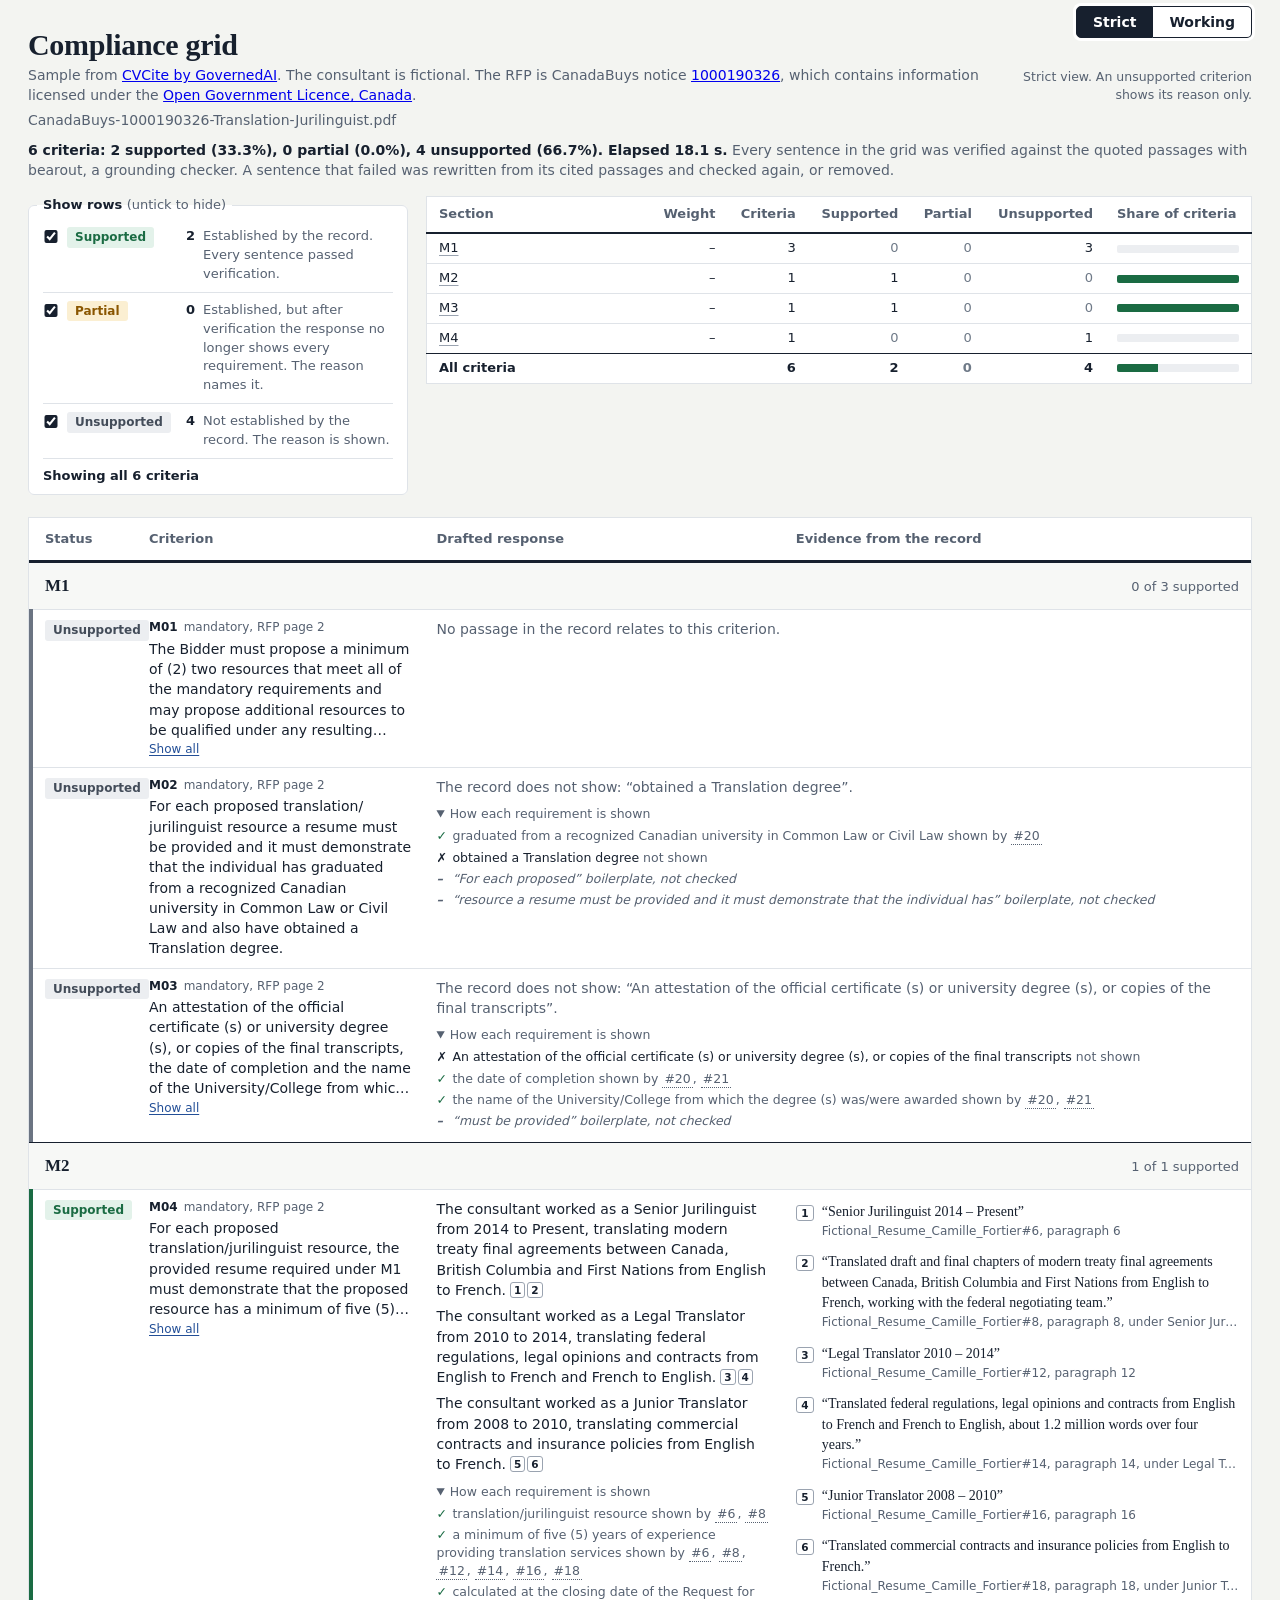
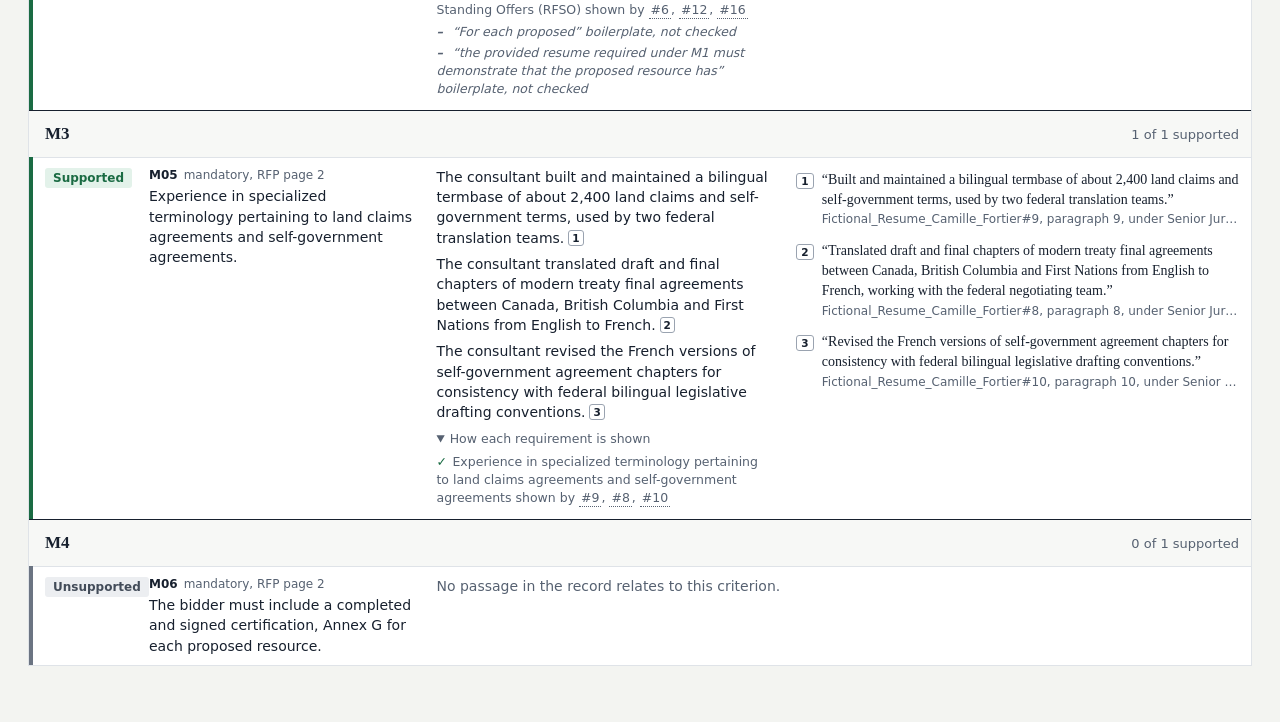
<file: cvcite/sample-grid/index.html>
<!doctype html><html lang="en"><head><meta charset="utf-8"><meta name="viewport" content="width=device-width, initial-scale=1"><title>Compliance grid: CanadaBuys-1000190326-Translation-Jurilinguist.pdf</title><style>
body.strict .only-working, body.working .only-strict, [hidden] { display: none !important; }
:root { --ink: #17202e; --muted: #566171; --rule: #dfe3e8; --canvas: #f3f4f1; --paper: #fff; --band: #f7f8f6;
  --sup: #1a6b43; --sup-bg: #e3f2ea; --par: #8a5600; --par-bg: #fbefd2;
  --uns: #6b7482; --uns-bg: #eceef1; --gap: #2b5fb4; --gap-bg: #e2ebfa; }
* { box-sizing: border-box; }
body { margin: 0; background: var(--canvas); color: var(--ink); font: 14px/1.45 "Avenir Next", Avenir, "Segoe UI Variable Text", "Segoe UI", system-ui, sans-serif; }
main { max-width: 1480px; margin: 0 auto; padding: 28px 28px 56px; }
p { margin: 0 0 6px; } p:last-child { margin-bottom: 0; }
:focus-visible { outline: 2px solid var(--gap); outline-offset: 2px; }

.top { display: flex; justify-content: space-between; align-items: flex-start; gap: 24px; }
h1 { font: 700 30px/1.1 Charter, "Bitstream Charter", "Sitka Text", Cambria, Georgia, serif; letter-spacing: -.01em; margin: 0; }
.rfp-title { font-weight: 600; margin: 6px 0 0; }
.rfp-title span { color: var(--muted); font-weight: 400; }
.file { color: var(--muted); margin: 4px 0 0; }
.toggle { text-align: right; padding-top: 40px; }
.toggle .buttons { position: fixed; top: 6px; right: max(28px, calc((100vw - 1480px) / 2 + 28px)); z-index: 5; box-shadow: 0 0 0 3px var(--paper); border-radius: 5px; }
.toggle button { font: inherit; font-weight: 600; padding: 5px 16px; border: 1px solid var(--ink); background: var(--paper); color: var(--ink); cursor: pointer; }
.toggle button:first-of-type { border-radius: 5px 0 0 5px; }
.toggle button:last-of-type { border-radius: 0 5px 5px 0; border-left: 0; }
body.strict .toggle button[data-mode="strict"], body.working .toggle button[data-mode="working"] { background: var(--ink); color: var(--paper); }
.toggle .what { color: var(--muted); font-size: 12.5px; max-width: 330px; min-height: 38px; }
.note { color: var(--muted); margin: 10px 0 16px; font-variant-numeric: tabular-nums; } .note b { color: var(--ink); font-weight: 600; }

.overview { display: grid; grid-template-columns: minmax(300px, 380px) minmax(0, 1fr); gap: 18px; align-items: start; margin-bottom: 22px; }
.key { margin: 0; padding: 4px 14px 8px; background: var(--paper); border: 1px solid var(--rule); border-radius: 6px; min-width: 0; }
.key legend { font-weight: 600; font-size: 13px; padding: 0 6px; margin-left: -6px; }
.key legend span { font-weight: 400; color: var(--muted); }
.key label { display: grid; grid-template-columns: 16px 98px 22px minmax(0, 1fr); gap: 0 8px; align-items: start; padding: 8px 0; border-top: 1px solid var(--rule); font-size: 13px; color: var(--muted); cursor: pointer; }
.key label:first-of-type { border-top: 0; }
.key label.child { padding-left: 24px; border-top-style: dashed; }
.key input { margin: 3px 0 0; accent-color: var(--ink); }
.key .count { font-weight: 700; color: var(--ink); text-align: right; font-variant-numeric: tabular-nums; }
.key .showing { border-top: 1px solid var(--rule); padding-top: 8px; margin: 0; font-size: 13px; font-weight: 600; }

.pill { display: inline-block; padding: 1px 8px; border-radius: 3px; font-size: 12px; font-weight: 600; line-height: 1.55; white-space: nowrap; justify-self: start; }
.pill.SUPPORTED { background: var(--sup-bg); color: var(--sup); }
.pill.PARTIAL { background: var(--par-bg); color: var(--par); }
.pill.UNSUPPORTED { background: var(--uns-bg); color: #434c59; }
.pill.GAP { background: var(--gap-bg); color: #234f97; }

table.sum { width: 100%; border-collapse: collapse; background: var(--paper); border: 1px solid var(--rule); font-size: 13px; }
table.sum th { text-align: left; font-weight: 600; color: var(--muted); padding: 8px 12px; border-bottom: 2px solid var(--ink); vertical-align: bottom; }
table.sum td { padding: 5px 12px; border-top: 1px solid var(--rule); }
table.sum th:first-child, table.sum td:first-child { min-width: 220px; }
table.sum .n { text-align: right; font-variant-numeric: tabular-nums; }
table.sum .zero { color: #6f7a88; }
table.sum tr.total td { font-weight: 700; border-top: 1px solid var(--ink); }
table.sum a { color: inherit; text-decoration-color: #9aa3b0; text-underline-offset: 3px; }
.bar { display: flex; width: 100%; min-width: 80px; height: 8px; border-radius: 2px; overflow: hidden; background: var(--uns-bg); }
.bar i { display: block; } .bar .sup { background: var(--sup); } .bar .par { background: var(--par); } .bar .gap { background: var(--gap); }

table.grid, table.grid thead, table.grid tbody { display: block; }
table.grid { background: var(--paper); border: 1px solid var(--rule); }
table.grid tr { display: grid; grid-template-columns: 104px minmax(0, .8fr) minmax(0, 1fr) minmax(0, 1.3fr); border-left: 4px solid transparent; }
table.grid thead { position: sticky; top: 0; z-index: 2; background: var(--paper); border-bottom: 2px solid var(--ink); }
table.grid th { text-align: left; font-size: 13px; font-weight: 600; color: var(--muted); padding: 12px; }
table.grid td { padding: 9px 12px; border-top: 1px solid var(--rule); min-width: 0; overflow-wrap: anywhere; }
tr.group { scroll-margin-top: 48px; }
tr.group td { grid-column: 1 / -1; display: flex; justify-content: space-between; align-items: baseline; gap: 24px; background: var(--band); border-top: 1px solid var(--ink); padding: 12px; margin-left: -4px; padding-left: 16px; }
tr.group .name { font: 700 17px/1.25 Charter, "Bitstream Charter", "Sitka Text", Cambria, Georgia, serif; }
tr.group .lead { color: var(--muted); font-size: 13px; margin-top: 2px; }
tr.group .tally { color: var(--muted); font-size: 13px; white-space: nowrap; font-variant-numeric: tabular-nums; }
table.grid tr.row { border-left-color: var(--uns); }
table.grid tr.row.SUPPORTED { border-left-color: var(--sup); } table.grid tr.row.PARTIAL { border-left-color: var(--par); }
body.working table.grid tr.row.gapcell { border-left-color: var(--gap); }
tr.noev td.resp, body.strict tr.gapcell td.resp { grid-column: 3 / -1; }
tbody.empty td { grid-column: 1 / -1; padding: 28px 12px; color: var(--muted); text-align: center; }
.meta { font-size: 12px; color: var(--muted); margin-bottom: 2px; font-variant-numeric: tabular-nums; }
.meta b { color: var(--ink); margin-right: 6px; }
.reason { color: var(--muted); }
.closest { margin-top: 8px; } .closest-label { color: #234f97; font-size: 12.5px; font-weight: 600; margin-bottom: 4px; }
.strip { color: var(--muted); font-size: 12.5px; margin-top: 6px; } .strip li { margin-bottom: 3px; }
.strip p { margin: 2px 0; } .strip li { margin-bottom: 8px; } .strip .removed { color: var(--ink); text-decoration: line-through; text-decoration-color: var(--muted); }
.strip .cited { padding-left: 10px; border-left: 2px solid var(--rule); }
.reqs { font-size: 12.5px; margin-top: 8px; color: var(--muted); } .reqs summary { cursor: pointer; }
.reqs ul { list-style: none; padding: 0; margin: 4px 0 0; } .reqs li { margin-bottom: 3px; }
.reqs .mark { display: inline-block; width: 16px; font-weight: 700; } .reqs .shown .mark { color: var(--sup); }
.reqs .unshown { color: var(--ink); } .reqs .framing { font-style: italic; } .reqs .by { color: var(--muted); } .reqs .pid { position: relative; padding: 1px 2px; border-bottom: 1px dotted var(--muted); cursor: help; }
.reqs .pid:focus-visible { outline: 2px solid var(--gap); outline-offset: 1px; border-radius: 2px; }
/* anchored to the number's right edge, so it opens leftwards into the column and never past the page */
.reqs .pid .tip { position: absolute; right: 0; bottom: calc(100% + 6px); z-index: 30; width: max-content; max-width: 420px; padding: 8px 10px; border-radius: 6px; background: var(--ink); color: var(--paper); font: 400 13px/1.4 "Avenir Next", Avenir, "Segoe UI Variable Text", "Segoe UI", system-ui, sans-serif; font-style: normal; white-space: normal; overflow-wrap: break-word; display: none; pointer-events: none; }
.reqs .pid:hover .tip, .reqs .pid:focus .tip { display: block; }
sup { vertical-align: baseline; position: relative; top: -1px; line-height: 0; margin-left: 2px; white-space: nowrap; }
sup span, .ev .num { display: inline-block; min-width: 15px; padding: 0 3px; border: 1px solid #9aa3b0; border-radius: 3px; font: 700 10.5px/14px "Avenir Next", Avenir, "Segoe UI Variable Text", "Segoe UI", system-ui, sans-serif; color: var(--ink); text-align: center; background: var(--paper); }
sup span { margin-left: 2px; cursor: default; }
.rw { display: inline-block; margin-left: 6px; padding: 0 5px; border-radius: 3px; font: 600 10.5px/15px "Avenir Next", Avenir, "Segoe UI Variable Text", "Segoe UI", system-ui, sans-serif; color: var(--par); background: var(--par-bg); vertical-align: 1px; cursor: default; }
.ev { display: grid; grid-template-columns: 18px minmax(0, 1fr); gap: 0 8px; padding: 3px 4px; margin: 0 -4px 6px; border-radius: 3px; }
.ev:last-child { margin-bottom: 0; }
.ev.hit { background: #fff6d6; } .ev.hit .num, sup span:hover { border-color: var(--ink); background: #fff6d6; }
.ev .num { align-self: start; margin-top: 3px; }
.ev q { display: block; font: 14px/1.45 Charter, "Bitstream Charter", "Sitka Text", Cambria, Georgia, serif; quotes: "\201C" "\201D"; }
.ev .src { grid-column: 2; font-size: 12px; color: var(--muted); margin-top: 1px; white-space: nowrap; overflow: hidden; text-overflow: ellipsis; }
.clamp { display: flex; flex-direction: column; align-items: flex-start; --lines: 3; }
.crit .clamp { --lines: 5; }
.clamp input + * { display: -webkit-box; -webkit-box-orient: vertical; -webkit-line-clamp: var(--lines); line-clamp: var(--lines); overflow: hidden; margin: 0; }
.clamp input:checked + * { display: block; -webkit-line-clamp: unset; line-clamp: unset; overflow: visible; }
.clamp input { order: 2; appearance: none; -webkit-appearance: none; margin: 1px 0 0; font: 12px/1.4 "Avenir Next", Avenir, "Segoe UI Variable Text", "Segoe UI", system-ui, sans-serif; color: #234f97; text-decoration: underline; text-underline-offset: 2px; cursor: pointer; }
.clamp input::after { content: "Show all"; } .clamp input:checked::after { content: "Show less"; }

@media (max-width: 1150px) { .overview { grid-template-columns: minmax(0, 1fr); } }
@media (max-width: 860px) {
  main { padding: 48px 14px 40px; } .toggle { padding-top: 0; } .toggle .buttons { right: 14px; } .toggle .what { display: none; }
  table.sum { display: block; overflow-x: auto; } table.sum th:first-child, table.sum td:first-child { min-width: 180px; }
  table.grid thead { display: none; } table.grid tr { grid-template-columns: minmax(0, 1fr); }
  table.grid td { border-top: 0; padding: 4px 12px; } table.grid tr.row { border-top: 1px solid var(--rule); padding: 6px 0; }
  tr.noev td.resp, body.strict tr.gapcell td.resp { grid-column: auto; } tr.group td { flex-direction: column; gap: 2px; }
}
@media print {
  * { -webkit-print-color-adjust: exact; print-color-adjust: exact; }
  .toggle, .key input, .clamp input { display: none; } table.grid thead { position: static; }
  .clamp input + * { display: block; overflow: visible; }
}
</style></head><body class="strict"><main><div class="top"><div><h1>Compliance grid</h1><p class="file">Sample from <a href="/">CVCite by GovernedAI</a>. The consultant is fictional. The RFP is CanadaBuys notice <a href="https://canadabuys.canada.ca/en/tender-opportunities/tender-notice/pw-17-00785583">1000190326</a>, which contains information licensed under the <a href="https://open.canada.ca/en/open-government-licence-canada">Open Government Licence, Canada</a>.</p><p class="file">CanadaBuys-1000190326-Translation-Jurilinguist.pdf</p></div><div class="toggle"><div class="buttons" role="group" aria-label="View"><button type="button" data-mode="strict">Strict</button><button type="button" data-mode="working">Working</button></div><div class="what only-strict">Strict view. An unsupported criterion shows its reason only.</div><div class="what only-working">Working view. An unsupported criterion also shows the closest evidence in the record, marked Gap. The counts do not change.</div></div></div><p class="note"><b>6 criteria: 2 supported (33.3%), 0 partial (0.0%), 4 unsupported (66.7%). Elapsed 18.1 s.</b> <span class="only-working">2 of the unsupported show their closest evidence as Gap.</span> Every sentence in the grid was verified against the quoted passages with bearout, a grounding checker. A sentence that failed was rewritten from its cited passages and checked again, or removed.</p><div class="overview"><fieldset class="key"><legend>Show rows <span>(untick to hide)</span></legend><label><input type="checkbox" id="show-supported" checked><span class="pill SUPPORTED">Supported</span><span class="count">2</span><span>Established by the record. Every sentence passed verification.</span></label><label><input type="checkbox" id="show-partial" checked><span class="pill PARTIAL">Partial</span><span class="count">0</span><span>Established, but after verification the response no longer shows every requirement. The reason names it.</span></label><label><input type="checkbox" id="show-unsupported" checked><span class="pill UNSUPPORTED">Unsupported</span><span class="count">4</span><span>Not established by the record. The reason is shown.</span></label><label class="child only-working"><input type="checkbox" id="show-gap" checked><span class="pill GAP">Gap</span><span class="count">2</span><span>Unsupported, with the closest verified evidence shown.</span></label><p class="showing" aria-live="polite">Showing all 6 criteria</p></fieldset><table class="sum"><thead><tr><th scope="col">Section</th><th scope="col" class="n">Weight</th><th scope="col" class="n">Criteria</th><th scope="col" class="n">Supported</th><th scope="col" class="n">Partial</th><th scope="col" class="n">Unsupported</th><th scope="col" class="n only-working">Gap</th><th scope="col">Share of criteria</th></tr></thead><tbody><tr class=""><td><a href="#s-M1">M1</a></td><td class="n">&ndash;</td><td class="n">3</td><td class="n zero">0</td><td class="n zero">0</td><td class="n">3</td><td class="n only-working">2</td><td><div class="bar"><i class="gap only-working" style="width:66.7%"></i></div></td></tr><tr class=""><td><a href="#s-M2">M2</a></td><td class="n">&ndash;</td><td class="n">1</td><td class="n">1</td><td class="n zero">0</td><td class="n zero">0</td><td class="n only-working zero">0</td><td><div class="bar"><i class="sup" style="width:100.0%"></i></div></td></tr><tr class=""><td><a href="#s-M3">M3</a></td><td class="n">&ndash;</td><td class="n">1</td><td class="n">1</td><td class="n zero">0</td><td class="n zero">0</td><td class="n only-working zero">0</td><td><div class="bar"><i class="sup" style="width:100.0%"></i></div></td></tr><tr class=""><td><a href="#s-M4">M4</a></td><td class="n">&ndash;</td><td class="n">1</td><td class="n zero">0</td><td class="n zero">0</td><td class="n">1</td><td class="n only-working zero">0</td><td><div class="bar"></div></td></tr><tr class="total"><td>All criteria</td><td class="n"></td><td class="n">6</td><td class="n">2</td><td class="n zero">0</td><td class="n">4</td><td class="n only-working">2</td><td><div class="bar"><i class="sup" style="width:33.3%"></i><i class="gap only-working" style="width:33.3%"></i></div></td></tr></tbody></table></div><table class="grid" role="table"><thead role="rowgroup"><tr role="row"><th role="columnheader">Status</th><th role="columnheader">Criterion</th><th role="columnheader">Drafted response</th><th role="columnheader">Evidence from the record</th></tr></thead><tbody class="sec" role="rowgroup"><tr class="group" id="s-M1" role="row"><td role="cell"><div><div class="name" role="heading" aria-level="2">M1</div></div><div class="tally">0 of 3 supported</div></td></tr><tr class="row UNSUPPORTED noev" data-status="UNSUPPORTED" role="row"><td class="st" role="cell"><span class="pill UNSUPPORTED">Unsupported</span></td><td class="crit" role="cell"><div class="meta"><b>M01</b>mandatory, RFP page 2</div><div class="clamp"><input type="checkbox" aria-label="Show the full criterion"><p>The Bidder must propose a minimum of (2) two resources that meet all of the mandatory requirements and may propose additional resources to be qualified under any resulting Standing Offer. For technical evaluation and ranking purposes, only the first two resources presented will be evaluated, in the order in which they first appear within the offeror&#x27;s proposal.</p></div></td><td class="resp" role="cell"><p class="reason">No passage in the record relates to this criterion.</p></td></tr><tr class="row UNSUPPORTED gapcell" data-status="UNSUPPORTED" role="row"><td class="st" role="cell"><span class="pill UNSUPPORTED only-strict">Unsupported</span><span class="pill GAP only-working">Gap</span></td><td class="crit" role="cell"><div class="meta"><b>M02</b>mandatory, RFP page 2</div><p>For each proposed translation/ jurilinguist resource a resume must be provided and it must demonstrate that the individual has graduated from a recognized Canadian university in Common Law or Civil Law and also have obtained a Translation degree.</p></td><td class="resp" role="cell"><p class="reason">The record does not show: “obtained a Translation degree”.</p><div class="closest only-working"><div class="closest-label">Closest evidence in the record. It does not establish the criterion.</div><p>The consultant graduated with a Bachelor of Civil Law from McGill University in 2007.<sup><span data-n="1">1</span></sup></p></div><details class="reqs" open><summary>How each requirement is shown</summary><ul><li class="shown"><span class="mark">✓</span>graduated from a recognized Canadian university in Common Law or Civil Law <span class="by">shown by <span class="pid" tabindex="0">#20<span class="tip" role="tooltip">Fictional_Resume_Camille_Fortier.docx, paragraph 20: Bachelor of Civil Law (B.C.L.), McGill University, Montréal, 2007</span></span></span></li><li class="unshown"><span class="mark">✗</span>obtained a Translation degree <span class="by">not shown</span></li><li class="framing"><span class="mark">–</span>“For each proposed” <span class="by">boilerplate, not checked</span></li><li class="framing"><span class="mark">–</span>“resource a resume must be provided and it must demonstrate that the individual has” <span class="by">boilerplate, not checked</span></li></ul></details></td><td class="evid only-working" role="cell"><div class="ev" data-n="1"><span class="num">1</span><q>Bachelor of Civil Law (B.C.L.), McGill University, Montréal, 2007</q><div class="src" title="Fictional_Resume_Camille_Fortier.docx: Fictional_Resume_Camille_Fortier#20, paragraph 20, under EDUCATION">Fictional_Resume_Camille_Fortier#20, paragraph 20, under EDUCATION</div></div></td></tr><tr class="row UNSUPPORTED gapcell" data-status="UNSUPPORTED" role="row"><td class="st" role="cell"><span class="pill UNSUPPORTED only-strict">Unsupported</span><span class="pill GAP only-working">Gap</span></td><td class="crit" role="cell"><div class="meta"><b>M03</b>mandatory, RFP page 2</div><div class="clamp"><input type="checkbox" aria-label="Show the full criterion"><p>An attestation of the official certificate (s) or university degree (s), or copies of the final transcripts, the date of completion and the name of the University/College from which the degree (s) was/were awarded, must be provided. Failure to provide the required content will result in the proposal being deemed non-compliant.</p></div></td><td class="resp" role="cell"><p class="reason">The record does not show: “An attestation of the official certificate (s) or university degree (s), or copies of the final transcripts”.</p><div class="closest only-working"><div class="closest-label">Closest evidence in the record. It does not establish the criterion.</div><p>The consultant holds a Bachelor of Civil Law from McGill University, completed in 2007, and a Graduate Certificate in Legal Translation from Université de Montréal, completed in 2009.<sup><span data-n="1">1</span><span data-n="2">2</span></sup></p></div><details class="reqs" open><summary>How each requirement is shown</summary><ul><li class="unshown"><span class="mark">✗</span>An attestation of the official certificate (s) or university degree (s), or copies of the final transcripts <span class="by">not shown</span></li><li class="shown"><span class="mark">✓</span>the date of completion <span class="by">shown by <span class="pid" tabindex="0">#20<span class="tip" role="tooltip">Fictional_Resume_Camille_Fortier.docx, paragraph 20: Bachelor of Civil Law (B.C.L.), McGill University, Montréal, 2007</span></span>, <span class="pid" tabindex="0">#21<span class="tip" role="tooltip">Fictional_Resume_Camille_Fortier.docx, paragraph 21: Graduate Certificate in Legal Translation, Université de Montréal, 2009</span></span></span></li><li class="shown"><span class="mark">✓</span>the name of the University/College from which the degree (s) was/were awarded <span class="by">shown by <span class="pid" tabindex="0">#20<span class="tip" role="tooltip">Fictional_Resume_Camille_Fortier.docx, paragraph 20: Bachelor of Civil Law (B.C.L.), McGill University, Montréal, 2007</span></span>, <span class="pid" tabindex="0">#21<span class="tip" role="tooltip">Fictional_Resume_Camille_Fortier.docx, paragraph 21: Graduate Certificate in Legal Translation, Université de Montréal, 2009</span></span></span></li><li class="framing"><span class="mark">–</span>“must be provided” <span class="by">boilerplate, not checked</span></li></ul></details></td><td class="evid only-working" role="cell"><div class="ev" data-n="1"><span class="num">1</span><q>Bachelor of Civil Law (B.C.L.), McGill University, Montréal, 2007</q><div class="src" title="Fictional_Resume_Camille_Fortier.docx: Fictional_Resume_Camille_Fortier#20, paragraph 20, under EDUCATION">Fictional_Resume_Camille_Fortier#20, paragraph 20, under EDUCATION</div></div><div class="ev" data-n="2"><span class="num">2</span><q>Graduate Certificate in Legal Translation, Université de Montréal, 2009</q><div class="src" title="Fictional_Resume_Camille_Fortier.docx: Fictional_Resume_Camille_Fortier#21, paragraph 21, under EDUCATION">Fictional_Resume_Camille_Fortier#21, paragraph 21, under EDUCATION</div></div></td></tr></tbody><tbody class="sec" role="rowgroup"><tr class="group" id="s-M2" role="row"><td role="cell"><div><div class="name" role="heading" aria-level="2">M2</div></div><div class="tally">1 of 1 supported</div></td></tr><tr class="row SUPPORTED" data-status="SUPPORTED" role="row"><td class="st" role="cell"><span class="pill SUPPORTED">Supported</span></td><td class="crit" role="cell"><div class="meta"><b>M04</b>mandatory, RFP page 2</div><div class="clamp"><input type="checkbox" aria-label="Show the full criterion"><p>For each proposed translation/jurilinguist resource, the provided resume required under M1 must demonstrate that the proposed resource has a minimum of five (5) years of experience providing translation services, calculated at the closing date of the Request for Standing Offers (RFSO).</p></div></td><td class="resp" role="cell"><p>The consultant worked as a Senior Jurilinguist from 2014 to Present, translating modern treaty final agreements between Canada, British Columbia and First Nations from English to French.<sup><span data-n="1">1</span><span data-n="2">2</span></sup></p><p>The consultant worked as a Legal Translator from 2010 to 2014, translating federal regulations, legal opinions and contracts from English to French and French to English.<sup><span data-n="3">3</span><span data-n="4">4</span></sup></p><p>The consultant worked as a Junior Translator from 2008 to 2010, translating commercial contracts and insurance policies from English to French.<sup><span data-n="5">5</span><span data-n="6">6</span></sup></p><details class="reqs" open><summary>How each requirement is shown</summary><ul><li class="shown"><span class="mark">✓</span>translation/jurilinguist resource <span class="by">shown by <span class="pid" tabindex="0">#6<span class="tip" role="tooltip">Fictional_Resume_Camille_Fortier.docx, paragraph 6: Senior Jurilinguist 2014 – Present</span></span>, <span class="pid" tabindex="0">#8<span class="tip" role="tooltip">Fictional_Resume_Camille_Fortier.docx, paragraph 8: Translated draft and final chapters of modern treaty final agreements between Canada, British Columbia and First Nations from English to French, working with the federal negotiating team.</span></span></span></li><li class="shown"><span class="mark">✓</span>a minimum of five (5) years of experience providing translation services <span class="by">shown by <span class="pid" tabindex="0">#6<span class="tip" role="tooltip">Fictional_Resume_Camille_Fortier.docx, paragraph 6: Senior Jurilinguist 2014 – Present</span></span>, <span class="pid" tabindex="0">#8<span class="tip" role="tooltip">Fictional_Resume_Camille_Fortier.docx, paragraph 8: Translated draft and final chapters of modern treaty final agreements between Canada, British Columbia and First Nations from English to French, working with the federal negotiating team.</span></span>, <span class="pid" tabindex="0">#12<span class="tip" role="tooltip">Fictional_Resume_Camille_Fortier.docx, paragraph 12: Legal Translator 2010 – 2014</span></span>, <span class="pid" tabindex="0">#14<span class="tip" role="tooltip">Fictional_Resume_Camille_Fortier.docx, paragraph 14: Translated federal regulations, legal opinions and contracts from English to French and French to English, about 1.2 million words over four years.</span></span>, <span class="pid" tabindex="0">#16<span class="tip" role="tooltip">Fictional_Resume_Camille_Fortier.docx, paragraph 16: Junior Translator 2008 – 2010</span></span>, <span class="pid" tabindex="0">#18<span class="tip" role="tooltip">Fictional_Resume_Camille_Fortier.docx, paragraph 18: Translated commercial contracts and insurance policies from English to French.</span></span></span></li><li class="shown"><span class="mark">✓</span>calculated at the closing date of the Request for Standing Offers (RFSO) <span class="by">shown by <span class="pid" tabindex="0">#6<span class="tip" role="tooltip">Fictional_Resume_Camille_Fortier.docx, paragraph 6: Senior Jurilinguist 2014 – Present</span></span>, <span class="pid" tabindex="0">#12<span class="tip" role="tooltip">Fictional_Resume_Camille_Fortier.docx, paragraph 12: Legal Translator 2010 – 2014</span></span>, <span class="pid" tabindex="0">#16<span class="tip" role="tooltip">Fictional_Resume_Camille_Fortier.docx, paragraph 16: Junior Translator 2008 – 2010</span></span></span></li><li class="framing"><span class="mark">–</span>“For each proposed” <span class="by">boilerplate, not checked</span></li><li class="framing"><span class="mark">–</span>“the provided resume required under M1 must demonstrate that the proposed resource has” <span class="by">boilerplate, not checked</span></li></ul></details></td><td class="evid" role="cell"><div class="ev" data-n="1"><span class="num">1</span><q>Senior Jurilinguist 2014 – Present</q><div class="src" title="Fictional_Resume_Camille_Fortier.docx: Fictional_Resume_Camille_Fortier#6, paragraph 6">Fictional_Resume_Camille_Fortier#6, paragraph 6</div></div><div class="ev" data-n="2"><span class="num">2</span><q>Translated draft and final chapters of modern treaty final agreements between Canada, British Columbia and First Nations from English to French, working with the federal negotiating team.</q><div class="src" title="Fictional_Resume_Camille_Fortier.docx: Fictional_Resume_Camille_Fortier#8, paragraph 8, under Senior Jurilinguist 2014 – Present | Fortier Langues juridiques (sole proprietor) | Vancouver, BC">Fictional_Resume_Camille_Fortier#8, paragraph 8, under Senior Jurilinguist 2014 – Present | Fortier Langues juridiques (sole proprietor) | Vancouver, BC</div></div><div class="ev" data-n="3"><span class="num">3</span><q>Legal Translator 2010 – 2014</q><div class="src" title="Fictional_Resume_Camille_Fortier.docx: Fictional_Resume_Camille_Fortier#12, paragraph 12">Fictional_Resume_Camille_Fortier#12, paragraph 12</div></div><div class="ev" data-n="4"><span class="num">4</span><q>Translated federal regulations, legal opinions and contracts from English to French and French to English, about 1.2 million words over four years.</q><div class="src" title="Fictional_Resume_Camille_Fortier.docx: Fictional_Resume_Camille_Fortier#14, paragraph 14, under Legal Translator 2010 – 2014 | Federal translation services unit (contract) | Ottawa, ON">Fictional_Resume_Camille_Fortier#14, paragraph 14, under Legal Translator 2010 – 2014 | Federal translation services unit (contract) | Ottawa, ON</div></div><div class="ev" data-n="5"><span class="num">5</span><q>Junior Translator 2008 – 2010</q><div class="src" title="Fictional_Resume_Camille_Fortier.docx: Fictional_Resume_Camille_Fortier#16, paragraph 16">Fictional_Resume_Camille_Fortier#16, paragraph 16</div></div><div class="ev" data-n="6"><span class="num">6</span><q>Translated commercial contracts and insurance policies from English to French.</q><div class="src" title="Fictional_Resume_Camille_Fortier.docx: Fictional_Resume_Camille_Fortier#18, paragraph 18, under Junior Translator 2008 – 2010 | Traductions Pacifique Inc. | Montréal, QC">Fictional_Resume_Camille_Fortier#18, paragraph 18, under Junior Translator 2008 – 2010 | Traductions Pacifique Inc. | Montréal, QC</div></div></td></tr></tbody><tbody class="sec" role="rowgroup"><tr class="group" id="s-M3" role="row"><td role="cell"><div><div class="name" role="heading" aria-level="2">M3</div></div><div class="tally">1 of 1 supported</div></td></tr><tr class="row SUPPORTED" data-status="SUPPORTED" role="row"><td class="st" role="cell"><span class="pill SUPPORTED">Supported</span></td><td class="crit" role="cell"><div class="meta"><b>M05</b>mandatory, RFP page 2</div><p>Experience in specialized terminology pertaining to land claims agreements and self-government agreements.</p></td><td class="resp" role="cell"><p>The consultant built and maintained a bilingual termbase of about 2,400 land claims and self-government terms, used by two federal translation teams.<sup><span data-n="1">1</span></sup></p><p>The consultant translated draft and final chapters of modern treaty final agreements between Canada, British Columbia and First Nations from English to French.<sup><span data-n="2">2</span></sup></p><p>The consultant revised the French versions of self-government agreement chapters for consistency with federal bilingual legislative drafting conventions.<sup><span data-n="3">3</span></sup></p><details class="reqs" open><summary>How each requirement is shown</summary><ul><li class="shown"><span class="mark">✓</span>Experience in specialized terminology pertaining to land claims agreements and self-government agreements <span class="by">shown by <span class="pid" tabindex="0">#9<span class="tip" role="tooltip">Fictional_Resume_Camille_Fortier.docx, paragraph 9: Built and maintained a bilingual termbase of about 2,400 land claims and self-government terms, used by two federal translation teams.</span></span>, <span class="pid" tabindex="0">#8<span class="tip" role="tooltip">Fictional_Resume_Camille_Fortier.docx, paragraph 8: Translated draft and final chapters of modern treaty final agreements between Canada, British Columbia and First Nations from English to French, working with the federal negotiating team.</span></span>, <span class="pid" tabindex="0">#10<span class="tip" role="tooltip">Fictional_Resume_Camille_Fortier.docx, paragraph 10: Revised the French versions of self-government agreement chapters for consistency with federal bilingual legislative drafting conventions.</span></span></span></li></ul></details></td><td class="evid" role="cell"><div class="ev" data-n="1"><span class="num">1</span><q>Built and maintained a bilingual termbase of about 2,400 land claims and self-government terms, used by two federal translation teams.</q><div class="src" title="Fictional_Resume_Camille_Fortier.docx: Fictional_Resume_Camille_Fortier#9, paragraph 9, under Senior Jurilinguist 2014 – Present | Fortier Langues juridiques (sole proprietor) | Vancouver, BC">Fictional_Resume_Camille_Fortier#9, paragraph 9, under Senior Jurilinguist 2014 – Present | Fortier Langues juridiques (sole proprietor) | Vancouver, BC</div></div><div class="ev" data-n="2"><span class="num">2</span><q>Translated draft and final chapters of modern treaty final agreements between Canada, British Columbia and First Nations from English to French, working with the federal negotiating team.</q><div class="src" title="Fictional_Resume_Camille_Fortier.docx: Fictional_Resume_Camille_Fortier#8, paragraph 8, under Senior Jurilinguist 2014 – Present | Fortier Langues juridiques (sole proprietor) | Vancouver, BC">Fictional_Resume_Camille_Fortier#8, paragraph 8, under Senior Jurilinguist 2014 – Present | Fortier Langues juridiques (sole proprietor) | Vancouver, BC</div></div><div class="ev" data-n="3"><span class="num">3</span><q>Revised the French versions of self-government agreement chapters for consistency with federal bilingual legislative drafting conventions.</q><div class="src" title="Fictional_Resume_Camille_Fortier.docx: Fictional_Resume_Camille_Fortier#10, paragraph 10, under Senior Jurilinguist 2014 – Present | Fortier Langues juridiques (sole proprietor) | Vancouver, BC">Fictional_Resume_Camille_Fortier#10, paragraph 10, under Senior Jurilinguist 2014 – Present | Fortier Langues juridiques (sole proprietor) | Vancouver, BC</div></div></td></tr></tbody><tbody class="sec" role="rowgroup"><tr class="group" id="s-M4" role="row"><td role="cell"><div><div class="name" role="heading" aria-level="2">M4</div></div><div class="tally">0 of 1 supported</div></td></tr><tr class="row UNSUPPORTED noev" data-status="UNSUPPORTED" role="row"><td class="st" role="cell"><span class="pill UNSUPPORTED">Unsupported</span></td><td class="crit" role="cell"><div class="meta"><b>M06</b>mandatory, RFP page 2</div><p>The bidder must include a completed and signed certification, Annex G for each proposed resource.</p></td><td class="resp" role="cell"><p class="reason">No passage in the record relates to this criterion.</p></td></tr></tbody><tbody class="empty" role="rowgroup" hidden><tr role="row"><td role="cell">No rows match. Tick a box under Show rows.</td></tr></tbody></table></main><script>
(function () {
  var body = document.body, rows = [].slice.call(document.querySelectorAll('tr.row'));
  var buttons = [].slice.call(document.querySelectorAll('.toggle button'));
  var boxes = {}; ['supported', 'partial', 'unsupported', 'gap'].forEach(function (name) {
    boxes[name.toUpperCase()] = document.getElementById('show-' + name); });
  function apply() {
    var working = body.classList.contains('working'), shown = 0;
    rows.forEach(function (row) {
      var on = boxes[row.dataset.status].checked;
      if (on && working && row.classList.contains('gapcell')) on = boxes.GAP.checked;
      row.hidden = !on; if (on) shown += 1;
    });
    [].forEach.call(document.querySelectorAll('tbody.sec'), function (section) {
      section.hidden = !section.querySelector('tr.row:not([hidden])'); });
    document.querySelector('tbody.empty').hidden = shown > 0;
    document.querySelector('.showing').textContent = shown === rows.length
      ? 'Showing all ' + rows.length + ' criteria' : 'Showing ' + shown + ' of ' + rows.length + ' criteria';
    boxes.GAP.disabled = !boxes.UNSUPPORTED.checked;
    buttons.forEach(function (button) {
      button.setAttribute('aria-pressed', String(body.classList.contains(button.dataset.mode))); });
  }
  function setMode(mode) {
    /* keep the reader's place: the first row in view stays where it is */
    var anchor = rows.filter(function (row) { return !row.hidden && row.getBoundingClientRect().bottom > 60; })[0];
    var before = anchor ? anchor.getBoundingClientRect().top : 0;
    body.classList.remove('strict', 'working'); body.classList.add(mode); apply();
    if (anchor && !anchor.hidden && window.scrollY > 300) window.scrollBy(0, anchor.getBoundingClientRect().top - before);
  }
  buttons.forEach(function (button) { button.addEventListener('click', function () { setMode(button.dataset.mode); }); });
  Object.keys(boxes).forEach(function (key) { boxes[key].addEventListener('change', apply); });
  /* point at the quoted passage a reference number refers to */
  function mark(event) {
    [].forEach.call(document.querySelectorAll('.ev.hit'), function (item) { item.classList.remove('hit'); });
    var ref = event.type === 'mouseover' && event.target.closest ? event.target.closest('sup span') : null;
    if (ref) [].forEach.call(ref.closest('tr').querySelectorAll('.ev[data-n="' + ref.dataset.n + '"]'),
      function (item) { item.classList.add('hit'); });
  }
  document.querySelector('table.grid').addEventListener('mouseover', mark);
  document.querySelector('table.grid').addEventListener('mouseleave', mark);
  apply();
})();
</script></body></html>
</file>
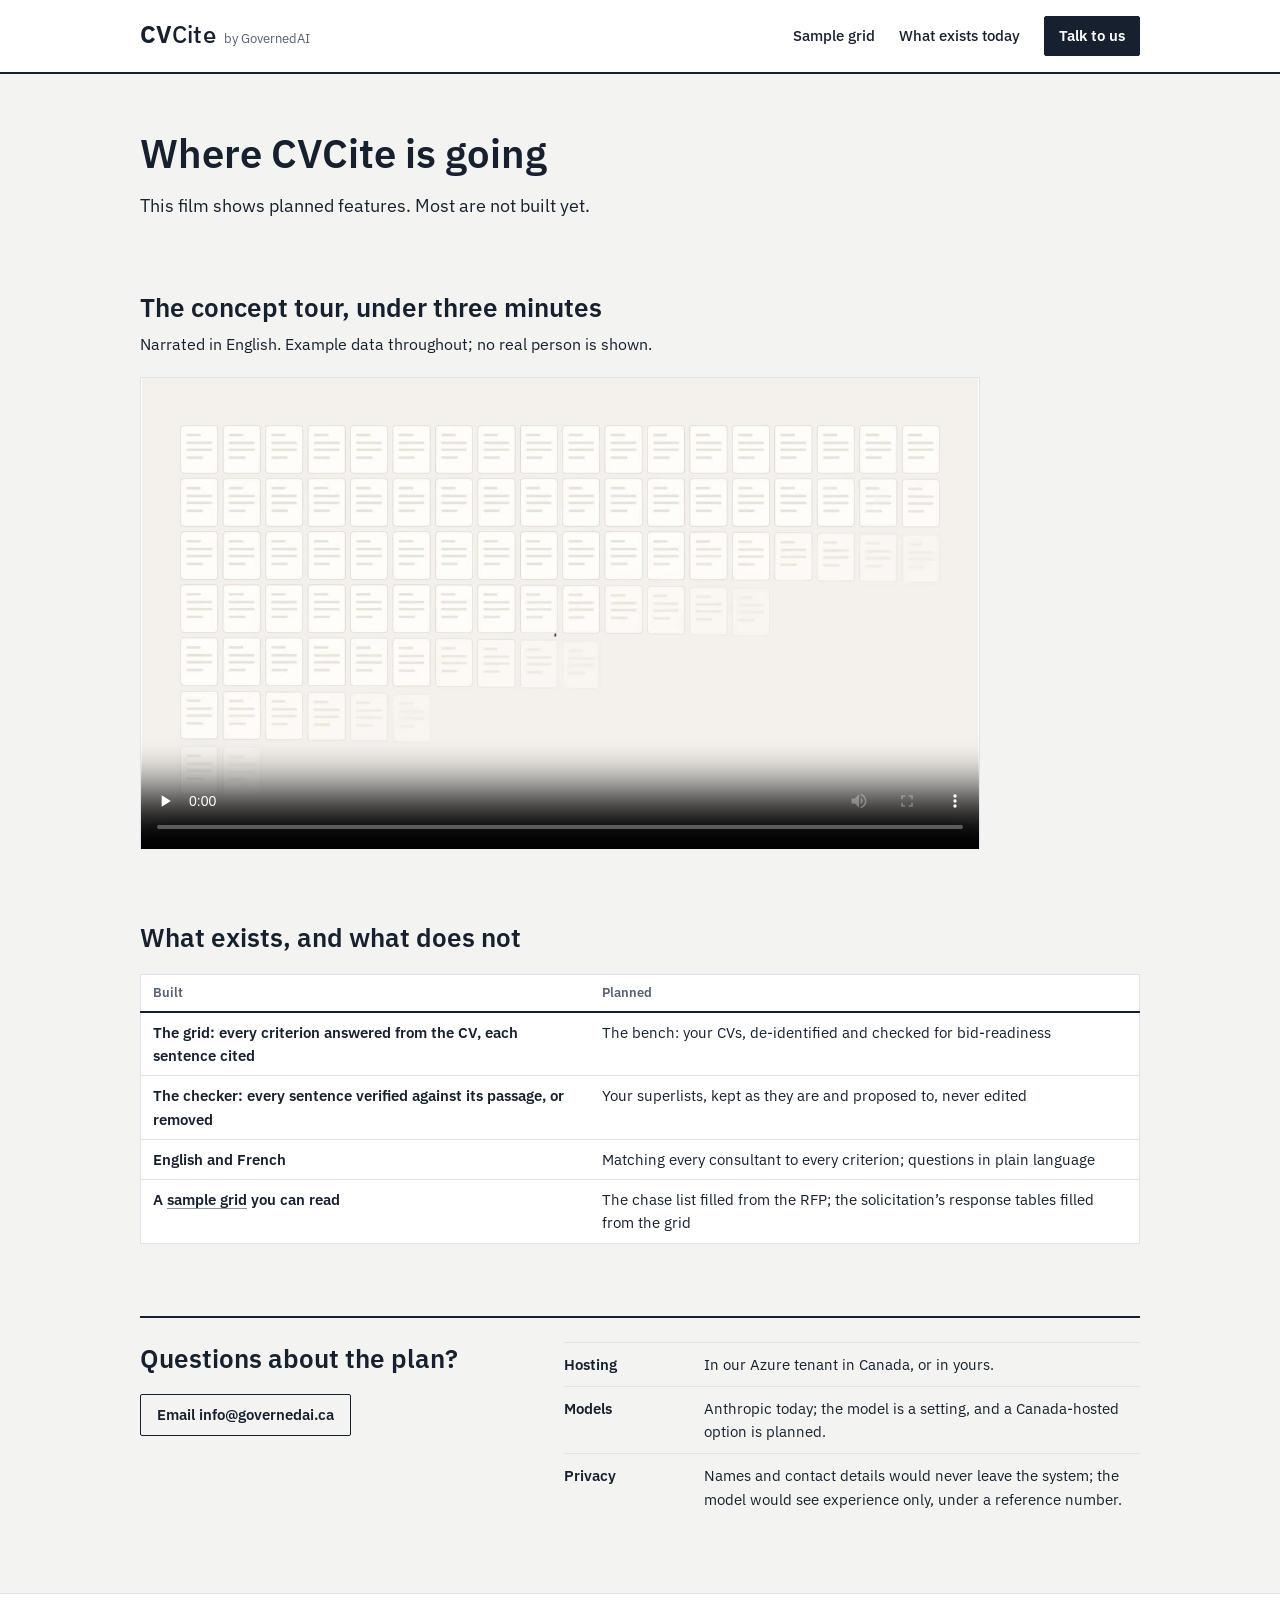
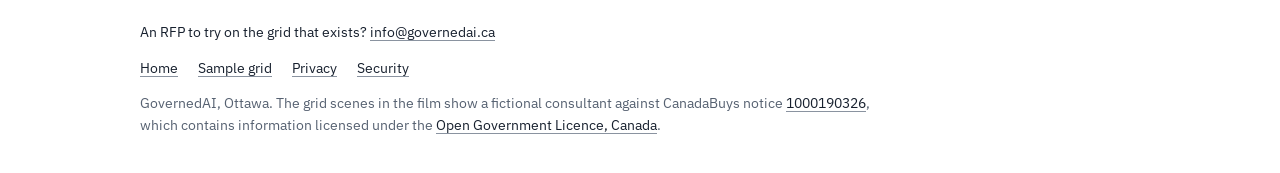
<file: cvcite/vision/index.html>
<!doctype html>
<html lang="en">
<head>
<meta charset="utf-8">
<meta name="viewport" content="width=device-width, initial-scale=1">
<title>CVCite: where it is going</title>
<meta name="description" content="A concept tour of the CVCite product as planned: the bench, superlists, matching, plain-language questions, the chase list and proposal tables. Not yet built.">
<meta name="robots" content="noindex">
<link rel="preconnect" href="https://fonts.googleapis.com">
<link rel="preconnect" href="https://fonts.gstatic.com" crossorigin>
<link href="https://fonts.googleapis.com/css2?family=IBM+Plex+Mono:wght@400;500&amp;family=IBM+Plex+Sans:wght@400;500;600;700&amp;display=swap" rel="stylesheet">
<link rel="icon" href="/favicon.ico" sizes="32x32">
<link rel="icon" href="/favicon.svg" type="image/svg+xml">
<link rel="apple-touch-icon" href="/apple-touch-icon.png">
<link rel="stylesheet" href="/site.css">
</head>
<body>
<a class="skip" href="#main">Skip to content</a>

<header class="site-header">
  <div class="container">
    <a class="wm-lockup" href="/" aria-label="CVCite home"><span class="wm"><b>CV</b>Cite</span><span class="wm-by">by GovernedAI</span></a>
    <nav aria-label="Main">
      <ul class="site-nav">
        <li><a href="/cvcite/sample-grid/">Sample grid</a></li>
        <li><a href="/">What exists today</a></li>
        <li><a class="btn btn--primary" href="mailto:info@governedai.ca?subject=CVCite%20concept%20tour">Talk to us</a></li>
      </ul>
    </nav>
  </div>
</header>

<main id="main">
  <section class="hero" aria-labelledby="hero-title">
    <div class="container">
      <h1 id="hero-title">Where CVCite is going</h1>
      <p class="lead">This film shows planned features. Most are not built yet.</p>
    </div>
  </section>

  <section class="section" aria-labelledby="film-title">
    <div class="container">
      <div class="head">
        <h2 id="film-title">The concept tour, under three minutes</h2>
        <p class="lead">Narrated in English. Example data throughout; no real person is shown.</p>
      </div>
      <figure class="film">
        <video controls preload="none" playsinline width="1280" height="720" poster="/video/cvcite-vision-draft-2026-10-25-poster.jpg">
          <source src="/video/cvcite-vision-draft-2026-10-25-web.mp4" type="video/mp4">
          <track kind="captions" src="/video/cvcite-vision-draft-2026-10-25.vtt" srclang="en" label="English" default>
        </video>
      </figure>
    </div>
  </section>

  <section class="section" aria-labelledby="status-title">
    <div class="container">
      <div class="head">
        <h2 id="status-title">What exists, and what does not</h2>
      </div>
      <table class="refuse">
        <thead><tr><th scope="col">Built</th><th scope="col">Planned</th></tr></thead>
        <tbody>
          <tr><td>The grid: every criterion answered from the CV, each sentence cited</td><td>The bench: your CVs, de-identified and checked for bid-readiness</td></tr>
          <tr><td>The checker: every sentence verified against its passage, or removed</td><td>Your superlists, kept as they are and proposed to, never edited</td></tr>
          <tr><td>English and French</td><td>Matching every consultant to every criterion; questions in plain language</td></tr>
          <tr><td>A <a href="/cvcite/sample-grid/">sample grid</a> you can read</td><td>The chase list filled from the RFP; the solicitation’s response tables filled from the grid</td></tr>
        </tbody>
      </table>
    </div>
  </section>

  <section class="section--band" aria-labelledby="talk-title">
    <div class="container offer">
      <div>
        <h2 id="talk-title">Questions about the plan?</h2>
        <div class="actions"><a class="btn" href="mailto:info@governedai.ca?subject=CVCite%20concept%20tour">Email info@governedai.ca</a></div>
      </div>
      <dl>
        <div><dt>Hosting</dt><dd>In our Azure tenant in Canada, or in yours.</dd></div>
        <div><dt>Models</dt><dd>Anthropic today; the model is a setting, and a Canada-hosted option is planned.</dd></div>
        <div><dt>Privacy</dt><dd>Names and contact details would never leave the system; the model would see experience only, under a reference number.</dd></div>
      </dl>
    </div>
  </section>
</main>

<footer class="footer">
  <div class="container">
    <p class="footer__line">An RFP to try on the grid that exists? <a href="mailto:info@governedai.ca">info@governedai.ca</a></p>
    <ul class="footer__links">
      <li><a href="/">Home</a></li>
      <li><a href="/cvcite/sample-grid/">Sample grid</a></li>
      <li><a href="/privacy/">Privacy</a></li>
      <li><a href="/security/">Security</a></li>
    </ul>
    <p class="footer__legal">GovernedAI, Ottawa. The grid scenes in the film show a fictional consultant against CanadaBuys notice <a href="https://canadabuys.canada.ca/en/tender-opportunities/tender-notice/pw-17-00785583">1000190326</a>, which contains information licensed under the <a href="https://open.canada.ca/en/open-government-licence-canada">Open Government Licence, Canada</a>.</p>
  </div>
</footer>
</body>
</html>
</file>
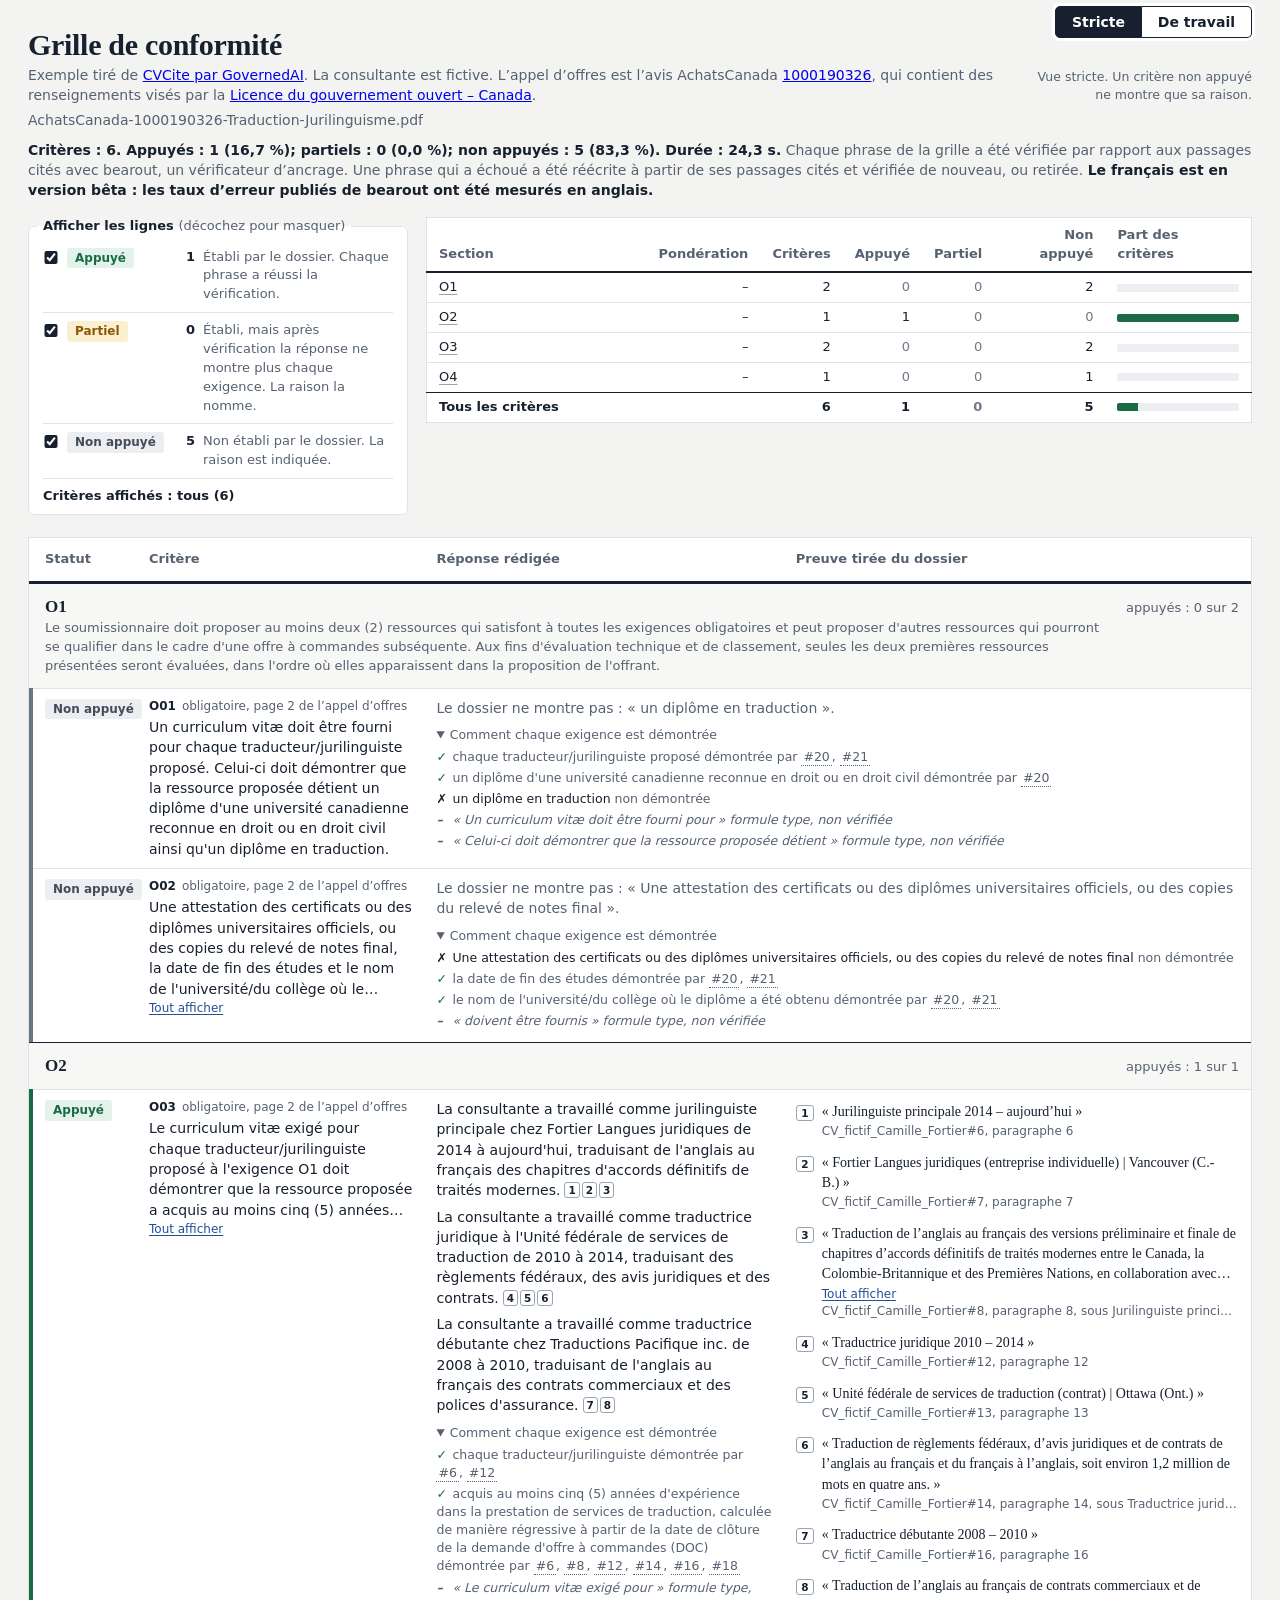
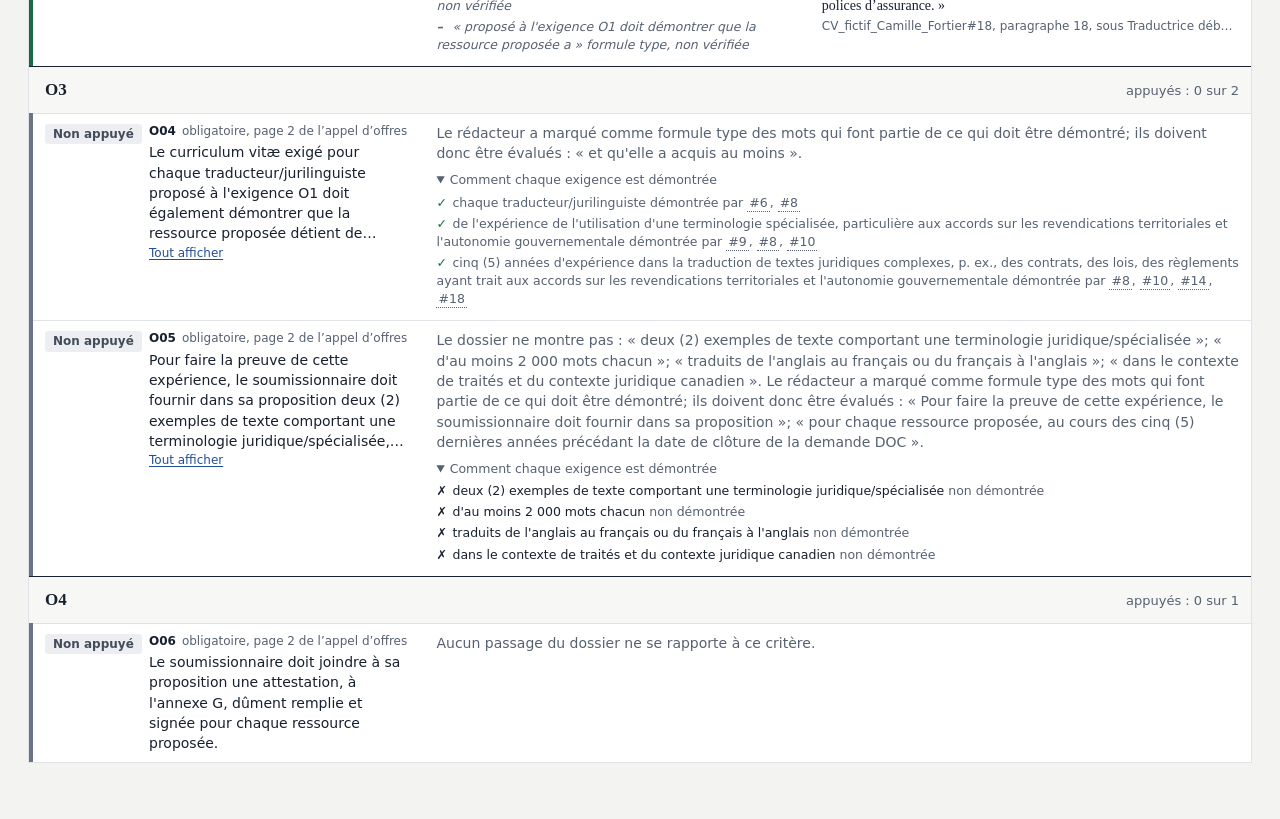
<file: fr/cvcite/grille-exemple/index.html>
<!doctype html><html lang="fr"><head><meta charset="utf-8"><meta name="viewport" content="width=device-width, initial-scale=1"><title>Grille de conformité : AchatsCanada-1000190326-Traduction-Jurilinguisme.pdf</title><style>
body.strict .only-working, body.working .only-strict, [hidden] { display: none !important; }
:root { --ink: #17202e; --muted: #566171; --rule: #dfe3e8; --canvas: #f3f4f1; --paper: #fff; --band: #f7f8f6;
  --sup: #1a6b43; --sup-bg: #e3f2ea; --par: #8a5600; --par-bg: #fbefd2;
  --uns: #6b7482; --uns-bg: #eceef1; --gap: #2b5fb4; --gap-bg: #e2ebfa; }
* { box-sizing: border-box; }
body { margin: 0; background: var(--canvas); color: var(--ink); font: 14px/1.45 "Avenir Next", Avenir, "Segoe UI Variable Text", "Segoe UI", system-ui, sans-serif; }
main { max-width: 1480px; margin: 0 auto; padding: 28px 28px 56px; }
p { margin: 0 0 6px; } p:last-child { margin-bottom: 0; }
:focus-visible { outline: 2px solid var(--gap); outline-offset: 2px; }

.top { display: flex; justify-content: space-between; align-items: flex-start; gap: 24px; }
h1 { font: 700 30px/1.1 Charter, "Bitstream Charter", "Sitka Text", Cambria, Georgia, serif; letter-spacing: -.01em; margin: 0; }
.rfp-title { font-weight: 600; margin: 6px 0 0; }
.rfp-title span { color: var(--muted); font-weight: 400; }
.file { color: var(--muted); margin: 4px 0 0; }
.toggle { text-align: right; padding-top: 40px; }
.toggle .buttons { position: fixed; top: 6px; right: max(28px, calc((100vw - 1480px) / 2 + 28px)); z-index: 5; box-shadow: 0 0 0 3px var(--paper); border-radius: 5px; }
.toggle button { font: inherit; font-weight: 600; padding: 5px 16px; border: 1px solid var(--ink); background: var(--paper); color: var(--ink); cursor: pointer; }
.toggle button:first-of-type { border-radius: 5px 0 0 5px; }
.toggle button:last-of-type { border-radius: 0 5px 5px 0; border-left: 0; }
body.strict .toggle button[data-mode="strict"], body.working .toggle button[data-mode="working"] { background: var(--ink); color: var(--paper); }
.toggle .what { color: var(--muted); font-size: 12.5px; max-width: 330px; min-height: 38px; }
.note { color: var(--muted); margin: 10px 0 16px; font-variant-numeric: tabular-nums; } .note b { color: var(--ink); font-weight: 600; }

.overview { display: grid; grid-template-columns: minmax(300px, 380px) minmax(0, 1fr); gap: 18px; align-items: start; margin-bottom: 22px; }
.key { margin: 0; padding: 4px 14px 8px; background: var(--paper); border: 1px solid var(--rule); border-radius: 6px; min-width: 0; }
.key legend { font-weight: 600; font-size: 13px; padding: 0 6px; margin-left: -6px; }
.key legend span { font-weight: 400; color: var(--muted); }
.key label { display: grid; grid-template-columns: 16px 98px 22px minmax(0, 1fr); gap: 0 8px; align-items: start; padding: 8px 0; border-top: 1px solid var(--rule); font-size: 13px; color: var(--muted); cursor: pointer; }
.key label:first-of-type { border-top: 0; }
.key label.child { padding-left: 24px; border-top-style: dashed; }
.key input { margin: 3px 0 0; accent-color: var(--ink); }
.key .count { font-weight: 700; color: var(--ink); text-align: right; font-variant-numeric: tabular-nums; }
.key .showing { border-top: 1px solid var(--rule); padding-top: 8px; margin: 0; font-size: 13px; font-weight: 600; }

.pill { display: inline-block; padding: 1px 8px; border-radius: 3px; font-size: 12px; font-weight: 600; line-height: 1.55; white-space: nowrap; justify-self: start; }
.pill.SUPPORTED { background: var(--sup-bg); color: var(--sup); }
.pill.PARTIAL { background: var(--par-bg); color: var(--par); }
.pill.UNSUPPORTED { background: var(--uns-bg); color: #434c59; }
.pill.GAP { background: var(--gap-bg); color: #234f97; }

table.sum { width: 100%; border-collapse: collapse; background: var(--paper); border: 1px solid var(--rule); font-size: 13px; }
table.sum th { text-align: left; font-weight: 600; color: var(--muted); padding: 8px 12px; border-bottom: 2px solid var(--ink); vertical-align: bottom; }
table.sum td { padding: 5px 12px; border-top: 1px solid var(--rule); }
table.sum th:first-child, table.sum td:first-child { min-width: 220px; }
table.sum .n { text-align: right; font-variant-numeric: tabular-nums; }
table.sum .zero { color: #6f7a88; }
table.sum tr.total td { font-weight: 700; border-top: 1px solid var(--ink); }
table.sum a { color: inherit; text-decoration-color: #9aa3b0; text-underline-offset: 3px; }
.bar { display: flex; width: 100%; min-width: 80px; height: 8px; border-radius: 2px; overflow: hidden; background: var(--uns-bg); }
.bar i { display: block; } .bar .sup { background: var(--sup); } .bar .par { background: var(--par); } .bar .gap { background: var(--gap); }

table.grid, table.grid thead, table.grid tbody { display: block; }
table.grid { background: var(--paper); border: 1px solid var(--rule); }
table.grid tr { display: grid; grid-template-columns: 104px minmax(0, .8fr) minmax(0, 1fr) minmax(0, 1.3fr); border-left: 4px solid transparent; }
table.grid thead { position: sticky; top: 0; z-index: 2; background: var(--paper); border-bottom: 2px solid var(--ink); }
table.grid th { text-align: left; font-size: 13px; font-weight: 600; color: var(--muted); padding: 12px; }
table.grid td { padding: 9px 12px; border-top: 1px solid var(--rule); min-width: 0; overflow-wrap: anywhere; }
tr.group { scroll-margin-top: 48px; }
tr.group td { grid-column: 1 / -1; display: flex; justify-content: space-between; align-items: baseline; gap: 24px; background: var(--band); border-top: 1px solid var(--ink); padding: 12px; margin-left: -4px; padding-left: 16px; }
tr.group .name { font: 700 17px/1.25 Charter, "Bitstream Charter", "Sitka Text", Cambria, Georgia, serif; }
tr.group .lead { color: var(--muted); font-size: 13px; margin-top: 2px; }
tr.group .tally { color: var(--muted); font-size: 13px; white-space: nowrap; font-variant-numeric: tabular-nums; }
table.grid tr.row { border-left-color: var(--uns); }
table.grid tr.row.SUPPORTED { border-left-color: var(--sup); } table.grid tr.row.PARTIAL { border-left-color: var(--par); }
body.working table.grid tr.row.gapcell { border-left-color: var(--gap); }
tr.noev td.resp, body.strict tr.gapcell td.resp { grid-column: 3 / -1; }
tbody.empty td { grid-column: 1 / -1; padding: 28px 12px; color: var(--muted); text-align: center; }
.meta { font-size: 12px; color: var(--muted); margin-bottom: 2px; font-variant-numeric: tabular-nums; }
.meta b { color: var(--ink); margin-right: 6px; }
.reason { color: var(--muted); }
.closest { margin-top: 8px; } .closest-label { color: #234f97; font-size: 12.5px; font-weight: 600; margin-bottom: 4px; }
.strip { color: var(--muted); font-size: 12.5px; margin-top: 6px; } .strip li { margin-bottom: 3px; }
.strip p { margin: 2px 0; } .strip li { margin-bottom: 8px; } .strip .removed { color: var(--ink); text-decoration: line-through; text-decoration-color: var(--muted); }
.strip .cited { padding-left: 10px; border-left: 2px solid var(--rule); }
.reqs { font-size: 12.5px; margin-top: 8px; color: var(--muted); } .reqs summary { cursor: pointer; }
.reqs ul { list-style: none; padding: 0; margin: 4px 0 0; } .reqs li { margin-bottom: 3px; }
.reqs .mark { display: inline-block; width: 16px; font-weight: 700; } .reqs .shown .mark { color: var(--sup); }
.reqs .unshown { color: var(--ink); } .reqs .framing { font-style: italic; } .reqs .by { color: var(--muted); } .reqs .pid { position: relative; padding: 1px 2px; border-bottom: 1px dotted var(--muted); cursor: help; }
.reqs .pid:focus-visible { outline: 2px solid var(--gap); outline-offset: 1px; border-radius: 2px; }
/* anchored to the number's right edge, so it opens leftwards into the column and never past the page */
.reqs .pid .tip { position: absolute; right: 0; bottom: calc(100% + 6px); z-index: 30; width: max-content; max-width: 420px; padding: 8px 10px; border-radius: 6px; background: var(--ink); color: var(--paper); font: 400 13px/1.4 "Avenir Next", Avenir, "Segoe UI Variable Text", "Segoe UI", system-ui, sans-serif; font-style: normal; white-space: normal; overflow-wrap: break-word; display: none; pointer-events: none; }
.reqs .pid:hover .tip, .reqs .pid:focus .tip { display: block; }
sup { vertical-align: baseline; position: relative; top: -1px; line-height: 0; margin-left: 2px; white-space: nowrap; }
sup span, .ev .num { display: inline-block; min-width: 15px; padding: 0 3px; border: 1px solid #9aa3b0; border-radius: 3px; font: 700 10.5px/14px "Avenir Next", Avenir, "Segoe UI Variable Text", "Segoe UI", system-ui, sans-serif; color: var(--ink); text-align: center; background: var(--paper); }
sup span { margin-left: 2px; cursor: default; }
.rw { display: inline-block; margin-left: 6px; padding: 0 5px; border-radius: 3px; font: 600 10.5px/15px "Avenir Next", Avenir, "Segoe UI Variable Text", "Segoe UI", system-ui, sans-serif; color: var(--par); background: var(--par-bg); vertical-align: 1px; cursor: default; }
.ev { display: grid; grid-template-columns: 18px minmax(0, 1fr); gap: 0 8px; padding: 3px 4px; margin: 0 -4px 6px; border-radius: 3px; }
.ev:last-child { margin-bottom: 0; }
.ev.hit { background: #fff6d6; } .ev.hit .num, sup span:hover { border-color: var(--ink); background: #fff6d6; }
.ev .num { align-self: start; margin-top: 3px; }
.ev q { display: block; font: 14px/1.45 Charter, "Bitstream Charter", "Sitka Text", Cambria, Georgia, serif; quotes: "\201C" "\201D"; }
.ev .src { grid-column: 2; font-size: 12px; color: var(--muted); margin-top: 1px; white-space: nowrap; overflow: hidden; text-overflow: ellipsis; }
.clamp { display: flex; flex-direction: column; align-items: flex-start; --lines: 3; }
.crit .clamp { --lines: 5; }
.clamp input + * { display: -webkit-box; -webkit-box-orient: vertical; -webkit-line-clamp: var(--lines); line-clamp: var(--lines); overflow: hidden; margin: 0; }
.clamp input:checked + * { display: block; -webkit-line-clamp: unset; line-clamp: unset; overflow: visible; }
.clamp input { order: 2; appearance: none; -webkit-appearance: none; margin: 1px 0 0; font: 12px/1.4 "Avenir Next", Avenir, "Segoe UI Variable Text", "Segoe UI", system-ui, sans-serif; color: #234f97; text-decoration: underline; text-underline-offset: 2px; cursor: pointer; }
.clamp input::after { content: "Show all"; } .clamp input:checked::after { content: "Show less"; }

@media (max-width: 1150px) { .overview { grid-template-columns: minmax(0, 1fr); } }
@media (max-width: 860px) {
  main { padding: 48px 14px 40px; } .toggle { padding-top: 0; } .toggle .buttons { right: 14px; } .toggle .what { display: none; }
  table.sum { display: block; overflow-x: auto; } table.sum th:first-child, table.sum td:first-child { min-width: 180px; }
  table.grid thead { display: none; } table.grid tr { grid-template-columns: minmax(0, 1fr); }
  table.grid td { border-top: 0; padding: 4px 12px; } table.grid tr.row { border-top: 1px solid var(--rule); padding: 6px 0; }
  tr.noev td.resp, body.strict tr.gapcell td.resp { grid-column: auto; } tr.group td { flex-direction: column; gap: 2px; }
}
@media print {
  * { -webkit-print-color-adjust: exact; print-color-adjust: exact; }
  .toggle, .key input, .clamp input { display: none; } table.grid thead { position: static; }
  .clamp input + * { display: block; overflow: visible; }
}
html[lang="fr"] .clamp input::after { content: "Tout afficher"; } html[lang="fr"] .clamp input:checked::after { content: "Réduire"; } html[lang="fr"] q, html[lang="fr"] .ev q { quotes: "\00AB\00A0" "\00A0\00BB"; }</style></head><body class="strict"><main><div class="top"><div><h1>Grille de conformité</h1><p class="file">Exemple tiré de <a href="/fr/">CVCite par GovernedAI</a>. La consultante est fictive. L’appel d’offres est l’avis AchatsCanada <a href="https://canadabuys.canada.ca/fr/occasions-de-marche/appels-d-offres/pw-17-00785583">1000190326</a>, qui contient des renseignements visés par la <a href="https://ouvert.canada.ca/fr/licence-du-gouvernement-ouvert-canada">Licence du gouvernement ouvert – Canada</a>.</p><p class="file">AchatsCanada-1000190326-Traduction-Jurilinguisme.pdf</p></div><div class="toggle"><div class="buttons" role="group" aria-label="Vue"><button type="button" data-mode="strict">Stricte</button><button type="button" data-mode="working">De travail</button></div><div class="what only-strict">Vue stricte. Un critère non appuyé ne montre que sa raison.</div><div class="what only-working">Vue de travail. Un critère non appuyé montre aussi la preuve la plus proche dans le dossier, marquée Lacune. Les totaux ne changent pas.</div></div></div><p class="note"><b>Critères : 6. Appuyés : 1 (16,7 %); partiels : 0 (0,0 %); non appuyés : 5 (83,3 %). Durée : 24,3 s.</b> <span class="only-working">Non appuyés dont la preuve la plus proche est montrée comme Lacune : 4.</span> Chaque phrase de la grille a été vérifiée par rapport aux passages cités avec bearout, un vérificateur d’ancrage. Une phrase qui a échoué a été réécrite à partir de ses passages cités et vérifiée de nouveau, ou retirée. <b>Le français est en version bêta : les taux d’erreur publiés de bearout ont été mesurés en anglais.</b></p><div class="overview"><fieldset class="key"><legend>Afficher les lignes <span>(décochez pour masquer)</span></legend><label><input type="checkbox" id="show-supported" checked><span class="pill SUPPORTED">Appuyé</span><span class="count">1</span><span>Établi par le dossier. Chaque phrase a réussi la vérification.</span></label><label><input type="checkbox" id="show-partial" checked><span class="pill PARTIAL">Partiel</span><span class="count">0</span><span>Établi, mais après vérification la réponse ne montre plus chaque exigence. La raison la nomme.</span></label><label><input type="checkbox" id="show-unsupported" checked><span class="pill UNSUPPORTED">Non appuyé</span><span class="count">5</span><span>Non établi par le dossier. La raison est indiquée.</span></label><label class="child only-working"><input type="checkbox" id="show-gap" checked><span class="pill GAP">Lacune</span><span class="count">4</span><span>Non appuyé, avec la preuve vérifiée la plus proche.</span></label><p class="showing" aria-live="polite">Critères affichés : tous (6)</p></fieldset><table class="sum"><thead><tr><th scope="col">Section</th><th scope="col" class="n">Pondération</th><th scope="col" class="n">Critères</th><th scope="col" class="n">Appuyé</th><th scope="col" class="n">Partiel</th><th scope="col" class="n">Non appuyé</th><th scope="col" class="n only-working">Lacune</th><th scope="col">Part des critères</th></tr></thead><tbody><tr class=""><td><a href="#s-O1">O1</a></td><td class="n">&ndash;</td><td class="n">2</td><td class="n zero">0</td><td class="n zero">0</td><td class="n">2</td><td class="n only-working">2</td><td><div class="bar"><i class="gap only-working" style="width:100.0%"></i></div></td></tr><tr class=""><td><a href="#s-O2">O2</a></td><td class="n">&ndash;</td><td class="n">1</td><td class="n">1</td><td class="n zero">0</td><td class="n zero">0</td><td class="n only-working zero">0</td><td><div class="bar"><i class="sup" style="width:100.0%"></i></div></td></tr><tr class=""><td><a href="#s-O3">O3</a></td><td class="n">&ndash;</td><td class="n">2</td><td class="n zero">0</td><td class="n zero">0</td><td class="n">2</td><td class="n only-working">2</td><td><div class="bar"><i class="gap only-working" style="width:100.0%"></i></div></td></tr><tr class=""><td><a href="#s-O4">O4</a></td><td class="n">&ndash;</td><td class="n">1</td><td class="n zero">0</td><td class="n zero">0</td><td class="n">1</td><td class="n only-working zero">0</td><td><div class="bar"></div></td></tr><tr class="total"><td>Tous les critères</td><td class="n"></td><td class="n">6</td><td class="n">1</td><td class="n zero">0</td><td class="n">5</td><td class="n only-working">4</td><td><div class="bar"><i class="sup" style="width:16.7%"></i><i class="gap only-working" style="width:66.7%"></i></div></td></tr></tbody></table></div><table class="grid" role="table"><thead role="rowgroup"><tr role="row"><th role="columnheader">Statut</th><th role="columnheader">Critère</th><th role="columnheader">Réponse rédigée</th><th role="columnheader">Preuve tirée du dossier</th></tr></thead><tbody class="sec" role="rowgroup"><tr class="group" id="s-O1" role="row"><td role="cell"><div><div class="name" role="heading" aria-level="2">O1</div><div class="lead">Le soumissionnaire doit proposer au moins deux (2) ressources qui satisfont à toutes les exigences obligatoires et peut proposer d&#x27;autres ressources qui pourront se qualifier dans le cadre d&#x27;une offre à commandes subséquente. Aux fins d&#x27;évaluation technique et de classement, seules les deux premières ressources présentées seront évaluées, dans l&#x27;ordre où elles apparaissent dans la proposition de l&#x27;offrant.</div></div><div class="tally">appuyés : 0 sur 2</div></td></tr><tr class="row UNSUPPORTED gapcell" data-status="UNSUPPORTED" role="row"><td class="st" role="cell"><span class="pill UNSUPPORTED only-strict">Non appuyé</span><span class="pill GAP only-working">Lacune</span></td><td class="crit" role="cell"><div class="meta"><b>O01</b>obligatoire, page 2 de l’appel d’offres</div><p>Un curriculum vitæ doit être fourni pour chaque traducteur/jurilinguiste proposé. Celui-ci doit démontrer que la ressource proposée détient un diplôme d&#x27;une université canadienne reconnue en droit ou en droit civil ainsi qu&#x27;un diplôme en traduction.</p></td><td class="resp" role="cell"><p class="reason">Le dossier ne montre pas : « un diplôme en traduction ».</p><div class="closest only-working"><div class="closest-label">Preuve la plus proche dans le dossier. Elle n’établit pas le critère.</div><p>La consultante détient un baccalauréat en droit civil de l&#x27;Université McGill obtenu en 2007.<sup><span data-n="1">1</span></sup></p></div><details class="reqs" open><summary>Comment chaque exigence est démontrée</summary><ul><li class="shown"><span class="mark">✓</span>chaque traducteur/jurilinguiste proposé <span class="by">démontrée par <span class="pid" tabindex="0">#20<span class="tip" role="tooltip">CV_fictif_Camille_Fortier.docx, paragraphe 20 : Baccalauréat en droit civil (B.C.L.), Université McGill, Montréal, 2007</span></span>, <span class="pid" tabindex="0">#21<span class="tip" role="tooltip">CV_fictif_Camille_Fortier.docx, paragraphe 21 : Certificat d’études supérieures en traduction juridique, Université de Montréal, 2009</span></span></span></li><li class="shown"><span class="mark">✓</span>un diplôme d&#x27;une université canadienne reconnue en droit ou en droit civil <span class="by">démontrée par <span class="pid" tabindex="0">#20<span class="tip" role="tooltip">CV_fictif_Camille_Fortier.docx, paragraphe 20 : Baccalauréat en droit civil (B.C.L.), Université McGill, Montréal, 2007</span></span></span></li><li class="unshown"><span class="mark">✗</span>un diplôme en traduction <span class="by">non démontrée</span></li><li class="framing"><span class="mark">–</span>« Un curriculum vitæ doit être fourni pour » <span class="by">formule type, non vérifiée</span></li><li class="framing"><span class="mark">–</span>« Celui-ci doit démontrer que la ressource proposée détient » <span class="by">formule type, non vérifiée</span></li></ul></details></td><td class="evid only-working" role="cell"><div class="ev" data-n="1"><span class="num">1</span><q>Baccalauréat en droit civil (B.C.L.), Université McGill, Montréal, 2007</q><div class="src" title="CV_fictif_Camille_Fortier.docx: CV_fictif_Camille_Fortier#20, paragraphe 20, sous FORMATION">CV_fictif_Camille_Fortier#20, paragraphe 20, sous FORMATION</div></div></td></tr><tr class="row UNSUPPORTED gapcell" data-status="UNSUPPORTED" role="row"><td class="st" role="cell"><span class="pill UNSUPPORTED only-strict">Non appuyé</span><span class="pill GAP only-working">Lacune</span></td><td class="crit" role="cell"><div class="meta"><b>O02</b>obligatoire, page 2 de l’appel d’offres</div><div class="clamp"><input type="checkbox" aria-label="Afficher tout le critère"><p>Une attestation des certificats ou des diplômes universitaires officiels, ou des copies du relevé de notes final, la date de fin des études et le nom de l&#x27;université/du collège où le diplôme a été obtenu doivent être fournis, sans quoi la proposition sera jugée non conforme.</p></div></td><td class="resp" role="cell"><p class="reason">Le dossier ne montre pas : « Une attestation des certificats ou des diplômes universitaires officiels, ou des copies du relevé de notes final ».</p><div class="closest only-working"><div class="closest-label">Preuve la plus proche dans le dossier. Elle n’établit pas le critère.</div><p>Les passages indiquent que la consultante a obtenu un baccalauréat en droit civil de l&#x27;Université McGill en 2007 et un certificat d&#x27;études supérieures en traduction juridique de l&#x27;Université de Montréal en 2009.<sup><span data-n="1">1</span><span data-n="2">2</span></sup></p></div><details class="reqs" open><summary>Comment chaque exigence est démontrée</summary><ul><li class="unshown"><span class="mark">✗</span>Une attestation des certificats ou des diplômes universitaires officiels, ou des copies du relevé de notes final <span class="by">non démontrée</span></li><li class="shown"><span class="mark">✓</span>la date de fin des études <span class="by">démontrée par <span class="pid" tabindex="0">#20<span class="tip" role="tooltip">CV_fictif_Camille_Fortier.docx, paragraphe 20 : Baccalauréat en droit civil (B.C.L.), Université McGill, Montréal, 2007</span></span>, <span class="pid" tabindex="0">#21<span class="tip" role="tooltip">CV_fictif_Camille_Fortier.docx, paragraphe 21 : Certificat d’études supérieures en traduction juridique, Université de Montréal, 2009</span></span></span></li><li class="shown"><span class="mark">✓</span>le nom de l&#x27;université/du collège où le diplôme a été obtenu <span class="by">démontrée par <span class="pid" tabindex="0">#20<span class="tip" role="tooltip">CV_fictif_Camille_Fortier.docx, paragraphe 20 : Baccalauréat en droit civil (B.C.L.), Université McGill, Montréal, 2007</span></span>, <span class="pid" tabindex="0">#21<span class="tip" role="tooltip">CV_fictif_Camille_Fortier.docx, paragraphe 21 : Certificat d’études supérieures en traduction juridique, Université de Montréal, 2009</span></span></span></li><li class="framing"><span class="mark">–</span>« doivent être fournis » <span class="by">formule type, non vérifiée</span></li></ul></details></td><td class="evid only-working" role="cell"><div class="ev" data-n="1"><span class="num">1</span><q>Baccalauréat en droit civil (B.C.L.), Université McGill, Montréal, 2007</q><div class="src" title="CV_fictif_Camille_Fortier.docx: CV_fictif_Camille_Fortier#20, paragraphe 20, sous FORMATION">CV_fictif_Camille_Fortier#20, paragraphe 20, sous FORMATION</div></div><div class="ev" data-n="2"><span class="num">2</span><q>Certificat d’études supérieures en traduction juridique, Université de Montréal, 2009</q><div class="src" title="CV_fictif_Camille_Fortier.docx: CV_fictif_Camille_Fortier#21, paragraphe 21, sous FORMATION">CV_fictif_Camille_Fortier#21, paragraphe 21, sous FORMATION</div></div></td></tr></tbody><tbody class="sec" role="rowgroup"><tr class="group" id="s-O2" role="row"><td role="cell"><div><div class="name" role="heading" aria-level="2">O2</div></div><div class="tally">appuyés : 1 sur 1</div></td></tr><tr class="row SUPPORTED" data-status="SUPPORTED" role="row"><td class="st" role="cell"><span class="pill SUPPORTED">Appuyé</span></td><td class="crit" role="cell"><div class="meta"><b>O03</b>obligatoire, page 2 de l’appel d’offres</div><div class="clamp"><input type="checkbox" aria-label="Afficher tout le critère"><p>Le curriculum vitæ exigé pour chaque traducteur/jurilinguiste proposé à l&#x27;exigence O1 doit démontrer que la ressource proposée a acquis au moins cinq (5) années d&#x27;expérience dans la prestation de services de traduction, calculée de manière régressive à partir de la date de clôture de la demande d&#x27;offre à commandes (DOC).</p></div></td><td class="resp" role="cell"><p>La consultante a travaillé comme jurilinguiste principale chez Fortier Langues juridiques de 2014 à aujourd&#x27;hui, traduisant de l&#x27;anglais au français des chapitres d&#x27;accords définitifs de traités modernes.<sup><span data-n="1">1</span><span data-n="2">2</span><span data-n="3">3</span></sup></p><p>La consultante a travaillé comme traductrice juridique à l&#x27;Unité fédérale de services de traduction de 2010 à 2014, traduisant des règlements fédéraux, des avis juridiques et des contrats.<sup><span data-n="4">4</span><span data-n="5">5</span><span data-n="6">6</span></sup></p><p>La consultante a travaillé comme traductrice débutante chez Traductions Pacifique inc. de 2008 à 2010, traduisant de l&#x27;anglais au français des contrats commerciaux et des polices d&#x27;assurance.<sup><span data-n="7">7</span><span data-n="8">8</span></sup></p><details class="reqs" open><summary>Comment chaque exigence est démontrée</summary><ul><li class="shown"><span class="mark">✓</span>chaque traducteur/jurilinguiste <span class="by">démontrée par <span class="pid" tabindex="0">#6<span class="tip" role="tooltip">CV_fictif_Camille_Fortier.docx, paragraphe 6 : Jurilinguiste principale 2014 – aujourd’hui</span></span>, <span class="pid" tabindex="0">#12<span class="tip" role="tooltip">CV_fictif_Camille_Fortier.docx, paragraphe 12 : Traductrice juridique 2010 – 2014</span></span></span></li><li class="shown"><span class="mark">✓</span>acquis au moins cinq (5) années d&#x27;expérience dans la prestation de services de traduction, calculée de manière régressive à partir de la date de clôture de la demande d&#x27;offre à commandes (DOC) <span class="by">démontrée par <span class="pid" tabindex="0">#6<span class="tip" role="tooltip">CV_fictif_Camille_Fortier.docx, paragraphe 6 : Jurilinguiste principale 2014 – aujourd’hui</span></span>, <span class="pid" tabindex="0">#8<span class="tip" role="tooltip">CV_fictif_Camille_Fortier.docx, paragraphe 8 : Traduction de l’anglais au français des versions préliminaire et finale de chapitres d’accords définitifs de traités modernes entre le Canada, la Colombie-Britannique et des Premières Nations, en collaboration avec l’équipe de négociation fédérale.</span></span>, <span class="pid" tabindex="0">#12<span class="tip" role="tooltip">CV_fictif_Camille_Fortier.docx, paragraphe 12 : Traductrice juridique 2010 – 2014</span></span>, <span class="pid" tabindex="0">#14<span class="tip" role="tooltip">CV_fictif_Camille_Fortier.docx, paragraphe 14 : Traduction de règlements fédéraux, d’avis juridiques et de contrats de l’anglais au français et du français à l’anglais, soit environ 1,2 million de mots en quatre ans.</span></span>, <span class="pid" tabindex="0">#16<span class="tip" role="tooltip">CV_fictif_Camille_Fortier.docx, paragraphe 16 : Traductrice débutante 2008 – 2010</span></span>, <span class="pid" tabindex="0">#18<span class="tip" role="tooltip">CV_fictif_Camille_Fortier.docx, paragraphe 18 : Traduction de l’anglais au français de contrats commerciaux et de polices d’assurance.</span></span></span></li><li class="framing"><span class="mark">–</span>« Le curriculum vitæ exigé pour » <span class="by">formule type, non vérifiée</span></li><li class="framing"><span class="mark">–</span>« proposé à l&#x27;exigence O1 doit démontrer que la ressource proposée a » <span class="by">formule type, non vérifiée</span></li></ul></details></td><td class="evid" role="cell"><div class="ev" data-n="1"><span class="num">1</span><q>Jurilinguiste principale 2014 – aujourd’hui</q><div class="src" title="CV_fictif_Camille_Fortier.docx: CV_fictif_Camille_Fortier#6, paragraphe 6">CV_fictif_Camille_Fortier#6, paragraphe 6</div></div><div class="ev" data-n="2"><span class="num">2</span><q>Fortier Langues juridiques (entreprise individuelle) | Vancouver (C.-B.)</q><div class="src" title="CV_fictif_Camille_Fortier.docx: CV_fictif_Camille_Fortier#7, paragraphe 7">CV_fictif_Camille_Fortier#7, paragraphe 7</div></div><div class="ev" data-n="3"><span class="num">3</span><div class="clamp"><input type="checkbox" aria-label="Afficher tout le passage"><q>Traduction de l’anglais au français des versions préliminaire et finale de chapitres d’accords définitifs de traités modernes entre le Canada, la Colombie-Britannique et des Premières Nations, en collaboration avec l’équipe de négociation fédérale.</q></div><div class="src" title="CV_fictif_Camille_Fortier.docx: CV_fictif_Camille_Fortier#8, paragraphe 8, sous Jurilinguiste principale 2014 – aujourd’hui | Fortier Langues juridiques (entreprise individuelle) | Vancouver (C.-B.)">CV_fictif_Camille_Fortier#8, paragraphe 8, sous Jurilinguiste principale 2014 – aujourd’hui | Fortier Langues juridiques (entreprise individuelle) | Vancouver (C.-B.)</div></div><div class="ev" data-n="4"><span class="num">4</span><q>Traductrice juridique 2010 – 2014</q><div class="src" title="CV_fictif_Camille_Fortier.docx: CV_fictif_Camille_Fortier#12, paragraphe 12">CV_fictif_Camille_Fortier#12, paragraphe 12</div></div><div class="ev" data-n="5"><span class="num">5</span><q>Unité fédérale de services de traduction (contrat) | Ottawa (Ont.)</q><div class="src" title="CV_fictif_Camille_Fortier.docx: CV_fictif_Camille_Fortier#13, paragraphe 13">CV_fictif_Camille_Fortier#13, paragraphe 13</div></div><div class="ev" data-n="6"><span class="num">6</span><q>Traduction de règlements fédéraux, d’avis juridiques et de contrats de l’anglais au français et du français à l’anglais, soit environ 1,2 million de mots en quatre ans.</q><div class="src" title="CV_fictif_Camille_Fortier.docx: CV_fictif_Camille_Fortier#14, paragraphe 14, sous Traductrice juridique 2010 – 2014 | Unité fédérale de services de traduction (contrat) | Ottawa (Ont.)">CV_fictif_Camille_Fortier#14, paragraphe 14, sous Traductrice juridique 2010 – 2014 | Unité fédérale de services de traduction (contrat) | Ottawa (Ont.)</div></div><div class="ev" data-n="7"><span class="num">7</span><q>Traductrice débutante 2008 – 2010</q><div class="src" title="CV_fictif_Camille_Fortier.docx: CV_fictif_Camille_Fortier#16, paragraphe 16">CV_fictif_Camille_Fortier#16, paragraphe 16</div></div><div class="ev" data-n="8"><span class="num">8</span><q>Traduction de l’anglais au français de contrats commerciaux et de polices d’assurance.</q><div class="src" title="CV_fictif_Camille_Fortier.docx: CV_fictif_Camille_Fortier#18, paragraphe 18, sous Traductrice débutante 2008 – 2010 | Traductions Pacifique inc. | Montréal (Qc)">CV_fictif_Camille_Fortier#18, paragraphe 18, sous Traductrice débutante 2008 – 2010 | Traductions Pacifique inc. | Montréal (Qc)</div></div></td></tr></tbody><tbody class="sec" role="rowgroup"><tr class="group" id="s-O3" role="row"><td role="cell"><div><div class="name" role="heading" aria-level="2">O3</div></div><div class="tally">appuyés : 0 sur 2</div></td></tr><tr class="row UNSUPPORTED gapcell" data-status="UNSUPPORTED" role="row"><td class="st" role="cell"><span class="pill UNSUPPORTED only-strict">Non appuyé</span><span class="pill GAP only-working">Lacune</span></td><td class="crit" role="cell"><div class="meta"><b>O04</b>obligatoire, page 2 de l’appel d’offres</div><div class="clamp"><input type="checkbox" aria-label="Afficher tout le critère"><p>Le curriculum vitæ exigé pour chaque traducteur/jurilinguiste proposé à l&#x27;exigence O1 doit également démontrer que la ressource proposée détient de l&#x27;expérience de l&#x27;utilisation d&#x27;une terminologie spécialisée, particulière aux accords sur les revendications territoriales et l&#x27;autonomie gouvernementale, et qu&#x27;elle a acquis au moins cinq (5) années d&#x27;expérience dans la traduction de textes juridiques complexes, p. ex., des contrats, des lois, des règlements ayant trait aux accords sur les revendications territoriales et l&#x27;autonomie gouvernementale.</p></div></td><td class="resp" role="cell"><p class="reason">Le rédacteur a marqué comme formule type des mots qui font partie de ce qui doit être démontré; ils doivent donc être évalués : « et qu&#x27;elle a acquis au moins ».</p><div class="closest only-working"><div class="closest-label">Preuve la plus proche dans le dossier. Elle n’établit pas le critère.</div><p>La consultante a créé et tenu à jour une base terminologique bilingue d&#x27;environ 2 400 termes sur les revendications territoriales et l&#x27;autonomie gouvernementale.<sup><span data-n="1">1</span></sup></p><p>La consultante a traduit de l&#x27;anglais au français des chapitres d&#x27;accords définitifs de traités modernes entre le Canada, la Colombie-Britannique et des Premières Nations.<sup><span data-n="2">2</span></sup></p><p>De 2014 à aujourd&#x27;hui, la consultante a révisé des versions françaises de chapitres d&#x27;accords sur l&#x27;autonomie gouvernementale pour en assurer la conformité aux conventions fédérales.<sup><span data-n="3">3</span><span data-n="4">4</span></sup></p></div><details class="reqs" open><summary>Comment chaque exigence est démontrée</summary><ul><li class="shown"><span class="mark">✓</span>chaque traducteur/jurilinguiste <span class="by">démontrée par <span class="pid" tabindex="0">#6<span class="tip" role="tooltip">CV_fictif_Camille_Fortier.docx, paragraphe 6 : Jurilinguiste principale 2014 – aujourd’hui</span></span>, <span class="pid" tabindex="0">#8<span class="tip" role="tooltip">CV_fictif_Camille_Fortier.docx, paragraphe 8 : Traduction de l’anglais au français des versions préliminaire et finale de chapitres d’accords définitifs de traités modernes entre le Canada, la Colombie-Britannique et des Premières Nations, en collaboration avec l’équipe de négociation fédérale.</span></span></span></li><li class="shown"><span class="mark">✓</span>de l&#x27;expérience de l&#x27;utilisation d&#x27;une terminologie spécialisée, particulière aux accords sur les revendications territoriales et l&#x27;autonomie gouvernementale <span class="by">démontrée par <span class="pid" tabindex="0">#9<span class="tip" role="tooltip">CV_fictif_Camille_Fortier.docx, paragraphe 9 : Création et tenue à jour d’une base terminologique bilingue d’environ 2 400 termes sur les revendications territoriales et l’autonomie gouvernementale, utilisée par deux équipes fédérales de traduction.</span></span>, <span class="pid" tabindex="0">#8<span class="tip" role="tooltip">CV_fictif_Camille_Fortier.docx, paragraphe 8 : Traduction de l’anglais au français des versions préliminaire et finale de chapitres d’accords définitifs de traités modernes entre le Canada, la Colombie-Britannique et des Premières Nations, en collaboration avec l’équipe de négociation fédérale.</span></span>, <span class="pid" tabindex="0">#10<span class="tip" role="tooltip">CV_fictif_Camille_Fortier.docx, paragraphe 10 : Révision des versions françaises de chapitres d’accords sur l’autonomie gouvernementale pour en assurer la conformité aux conventions fédérales de rédaction législative bilingue.</span></span></span></li><li class="shown"><span class="mark">✓</span>cinq (5) années d&#x27;expérience dans la traduction de textes juridiques complexes, p. ex., des contrats, des lois, des règlements ayant trait aux accords sur les revendications territoriales et l&#x27;autonomie gouvernementale <span class="by">démontrée par <span class="pid" tabindex="0">#8<span class="tip" role="tooltip">CV_fictif_Camille_Fortier.docx, paragraphe 8 : Traduction de l’anglais au français des versions préliminaire et finale de chapitres d’accords définitifs de traités modernes entre le Canada, la Colombie-Britannique et des Premières Nations, en collaboration avec l’équipe de négociation fédérale.</span></span>, <span class="pid" tabindex="0">#10<span class="tip" role="tooltip">CV_fictif_Camille_Fortier.docx, paragraphe 10 : Révision des versions françaises de chapitres d’accords sur l’autonomie gouvernementale pour en assurer la conformité aux conventions fédérales de rédaction législative bilingue.</span></span>, <span class="pid" tabindex="0">#14<span class="tip" role="tooltip">CV_fictif_Camille_Fortier.docx, paragraphe 14 : Traduction de règlements fédéraux, d’avis juridiques et de contrats de l’anglais au français et du français à l’anglais, soit environ 1,2 million de mots en quatre ans.</span></span>, <span class="pid" tabindex="0">#18<span class="tip" role="tooltip">CV_fictif_Camille_Fortier.docx, paragraphe 18 : Traduction de l’anglais au français de contrats commerciaux et de polices d’assurance.</span></span></span></li></ul></details></td><td class="evid only-working" role="cell"><div class="ev" data-n="1"><span class="num">1</span><q>Création et tenue à jour d’une base terminologique bilingue d’environ 2 400 termes sur les revendications territoriales et l’autonomie gouvernementale, utilisée par deux équipes fédérales de traduction.</q><div class="src" title="CV_fictif_Camille_Fortier.docx: CV_fictif_Camille_Fortier#9, paragraphe 9, sous Jurilinguiste principale 2014 – aujourd’hui | Fortier Langues juridiques (entreprise individuelle) | Vancouver (C.-B.)">CV_fictif_Camille_Fortier#9, paragraphe 9, sous Jurilinguiste principale 2014 – aujourd’hui | Fortier Langues juridiques (entreprise individuelle) | Vancouver (C.-B.)</div></div><div class="ev" data-n="2"><span class="num">2</span><div class="clamp"><input type="checkbox" aria-label="Afficher tout le passage"><q>Traduction de l’anglais au français des versions préliminaire et finale de chapitres d’accords définitifs de traités modernes entre le Canada, la Colombie-Britannique et des Premières Nations, en collaboration avec l’équipe de négociation fédérale.</q></div><div class="src" title="CV_fictif_Camille_Fortier.docx: CV_fictif_Camille_Fortier#8, paragraphe 8, sous Jurilinguiste principale 2014 – aujourd’hui | Fortier Langues juridiques (entreprise individuelle) | Vancouver (C.-B.)">CV_fictif_Camille_Fortier#8, paragraphe 8, sous Jurilinguiste principale 2014 – aujourd’hui | Fortier Langues juridiques (entreprise individuelle) | Vancouver (C.-B.)</div></div><div class="ev" data-n="3"><span class="num">3</span><q>Révision des versions françaises de chapitres d’accords sur l’autonomie gouvernementale pour en assurer la conformité aux conventions fédérales de rédaction législative bilingue.</q><div class="src" title="CV_fictif_Camille_Fortier.docx: CV_fictif_Camille_Fortier#10, paragraphe 10, sous Jurilinguiste principale 2014 – aujourd’hui | Fortier Langues juridiques (entreprise individuelle) | Vancouver (C.-B.)">CV_fictif_Camille_Fortier#10, paragraphe 10, sous Jurilinguiste principale 2014 – aujourd’hui | Fortier Langues juridiques (entreprise individuelle) | Vancouver (C.-B.)</div></div><div class="ev" data-n="4"><span class="num">4</span><q>Jurilinguiste principale 2014 – aujourd’hui</q><div class="src" title="CV_fictif_Camille_Fortier.docx: CV_fictif_Camille_Fortier#6, paragraphe 6">CV_fictif_Camille_Fortier#6, paragraphe 6</div></div></td></tr><tr class="row UNSUPPORTED gapcell" data-status="UNSUPPORTED" role="row"><td class="st" role="cell"><span class="pill UNSUPPORTED only-strict">Non appuyé</span><span class="pill GAP only-working">Lacune</span></td><td class="crit" role="cell"><div class="meta"><b>O05</b>obligatoire, page 2 de l’appel d’offres</div><div class="clamp"><input type="checkbox" aria-label="Afficher tout le critère"><p>Pour faire la preuve de cette expérience, le soumissionnaire doit fournir dans sa proposition deux (2) exemples de texte comportant une terminologie juridique/spécialisée, d&#x27;au moins 2 000 mots chacun (traduits de l&#x27;anglais au français ou du français à l&#x27;anglais, dans le contexte de traités et du contexte juridique canadien) pour chaque ressource proposée, au cours des cinq (5) dernières années précédant la date de clôture de la demande DOC.</p></div></td><td class="resp" role="cell"><p class="reason">Le dossier ne montre pas : « deux (2) exemples de texte comportant une terminologie juridique/spécialisée »; « d&#x27;au moins 2 000 mots chacun »; « traduits de l&#x27;anglais au français ou du français à l&#x27;anglais »; « dans le contexte de traités et du contexte juridique canadien ». Le rédacteur a marqué comme formule type des mots qui font partie de ce qui doit être démontré; ils doivent donc être évalués : « Pour faire la preuve de cette expérience, le soumissionnaire doit fournir dans sa proposition »; « pour chaque ressource proposée, au cours des cinq (5) dernières années précédant la date de clôture de la demande DOC ».</p><div class="closest only-working"><div class="closest-label">Preuve la plus proche dans le dossier. Elle n’établit pas le critère.</div><p>La consultante a traduit de l&#x27;anglais au français des chapitres d&#x27;accords définitifs de traités modernes entre le Canada, la Colombie-Britannique et des Premières Nations.<sup><span data-n="1">1</span></sup></p><p>La consultante a traduit des règlements fédéraux, des avis juridiques et des contrats de l&#x27;anglais au français et du français à l&#x27;anglais.<sup><span data-n="2">2</span></sup></p></div><details class="reqs" open><summary>Comment chaque exigence est démontrée</summary><ul><li class="unshown"><span class="mark">✗</span>deux (2) exemples de texte comportant une terminologie juridique/spécialisée <span class="by">non démontrée</span></li><li class="unshown"><span class="mark">✗</span>d&#x27;au moins 2 000 mots chacun <span class="by">non démontrée</span></li><li class="unshown"><span class="mark">✗</span>traduits de l&#x27;anglais au français ou du français à l&#x27;anglais <span class="by">non démontrée</span></li><li class="unshown"><span class="mark">✗</span>dans le contexte de traités et du contexte juridique canadien <span class="by">non démontrée</span></li></ul></details></td><td class="evid only-working" role="cell"><div class="ev" data-n="1"><span class="num">1</span><div class="clamp"><input type="checkbox" aria-label="Afficher tout le passage"><q>Traduction de l’anglais au français des versions préliminaire et finale de chapitres d’accords définitifs de traités modernes entre le Canada, la Colombie-Britannique et des Premières Nations, en collaboration avec l’équipe de négociation fédérale.</q></div><div class="src" title="CV_fictif_Camille_Fortier.docx: CV_fictif_Camille_Fortier#8, paragraphe 8, sous Jurilinguiste principale 2014 – aujourd’hui | Fortier Langues juridiques (entreprise individuelle) | Vancouver (C.-B.)">CV_fictif_Camille_Fortier#8, paragraphe 8, sous Jurilinguiste principale 2014 – aujourd’hui | Fortier Langues juridiques (entreprise individuelle) | Vancouver (C.-B.)</div></div><div class="ev" data-n="2"><span class="num">2</span><q>Traduction de règlements fédéraux, d’avis juridiques et de contrats de l’anglais au français et du français à l’anglais, soit environ 1,2 million de mots en quatre ans.</q><div class="src" title="CV_fictif_Camille_Fortier.docx: CV_fictif_Camille_Fortier#14, paragraphe 14, sous Traductrice juridique 2010 – 2014 | Unité fédérale de services de traduction (contrat) | Ottawa (Ont.)">CV_fictif_Camille_Fortier#14, paragraphe 14, sous Traductrice juridique 2010 – 2014 | Unité fédérale de services de traduction (contrat) | Ottawa (Ont.)</div></div></td></tr></tbody><tbody class="sec" role="rowgroup"><tr class="group" id="s-O4" role="row"><td role="cell"><div><div class="name" role="heading" aria-level="2">O4</div></div><div class="tally">appuyés : 0 sur 1</div></td></tr><tr class="row UNSUPPORTED noev" data-status="UNSUPPORTED" role="row"><td class="st" role="cell"><span class="pill UNSUPPORTED">Non appuyé</span></td><td class="crit" role="cell"><div class="meta"><b>O06</b>obligatoire, page 2 de l’appel d’offres</div><p>Le soumissionnaire doit joindre à sa proposition une attestation, à l&#x27;annexe G, dûment remplie et signée pour chaque ressource proposée.</p></td><td class="resp" role="cell"><p class="reason">Aucun passage du dossier ne se rapporte à ce critère.</p></td></tr></tbody><tbody class="empty" role="rowgroup" hidden><tr role="row"><td role="cell">Aucune ligne ne correspond. Cochez une case sous Afficher les lignes.</td></tr></tbody></table></main><script>
(function () {
  var body = document.body, rows = [].slice.call(document.querySelectorAll('tr.row'));
  var buttons = [].slice.call(document.querySelectorAll('.toggle button'));
  var boxes = {}; ['supported', 'partial', 'unsupported', 'gap'].forEach(function (name) {
    boxes[name.toUpperCase()] = document.getElementById('show-' + name); });
  function apply() {
    var working = body.classList.contains('working'), shown = 0;
    rows.forEach(function (row) {
      var on = boxes[row.dataset.status].checked;
      if (on && working && row.classList.contains('gapcell')) on = boxes.GAP.checked;
      row.hidden = !on; if (on) shown += 1;
    });
    [].forEach.call(document.querySelectorAll('tbody.sec'), function (section) {
      section.hidden = !section.querySelector('tr.row:not([hidden])'); });
    document.querySelector('tbody.empty').hidden = shown > 0;
    document.querySelector('.showing').textContent = shown === rows.length
      ? 'Critères affichés : tous (' + rows.length + ')' : 'Critères affichés : ' + shown + ' sur ' + rows.length;
    boxes.GAP.disabled = !boxes.UNSUPPORTED.checked;
    buttons.forEach(function (button) {
      button.setAttribute('aria-pressed', String(body.classList.contains(button.dataset.mode))); });
  }
  function setMode(mode) {
    /* keep the reader's place: the first row in view stays where it is */
    var anchor = rows.filter(function (row) { return !row.hidden && row.getBoundingClientRect().bottom > 60; })[0];
    var before = anchor ? anchor.getBoundingClientRect().top : 0;
    body.classList.remove('strict', 'working'); body.classList.add(mode); apply();
    if (anchor && !anchor.hidden && window.scrollY > 300) window.scrollBy(0, anchor.getBoundingClientRect().top - before);
  }
  buttons.forEach(function (button) { button.addEventListener('click', function () { setMode(button.dataset.mode); }); });
  Object.keys(boxes).forEach(function (key) { boxes[key].addEventListener('change', apply); });
  /* point at the quoted passage a reference number refers to */
  function mark(event) {
    [].forEach.call(document.querySelectorAll('.ev.hit'), function (item) { item.classList.remove('hit'); });
    var ref = event.type === 'mouseover' && event.target.closest ? event.target.closest('sup span') : null;
    if (ref) [].forEach.call(ref.closest('tr').querySelectorAll('.ev[data-n="' + ref.dataset.n + '"]'),
      function (item) { item.classList.add('hit'); });
  }
  document.querySelector('table.grid').addEventListener('mouseover', mark);
  document.querySelector('table.grid').addEventListener('mouseleave', mark);
  apply();
})();
</script></body></html>
</file>
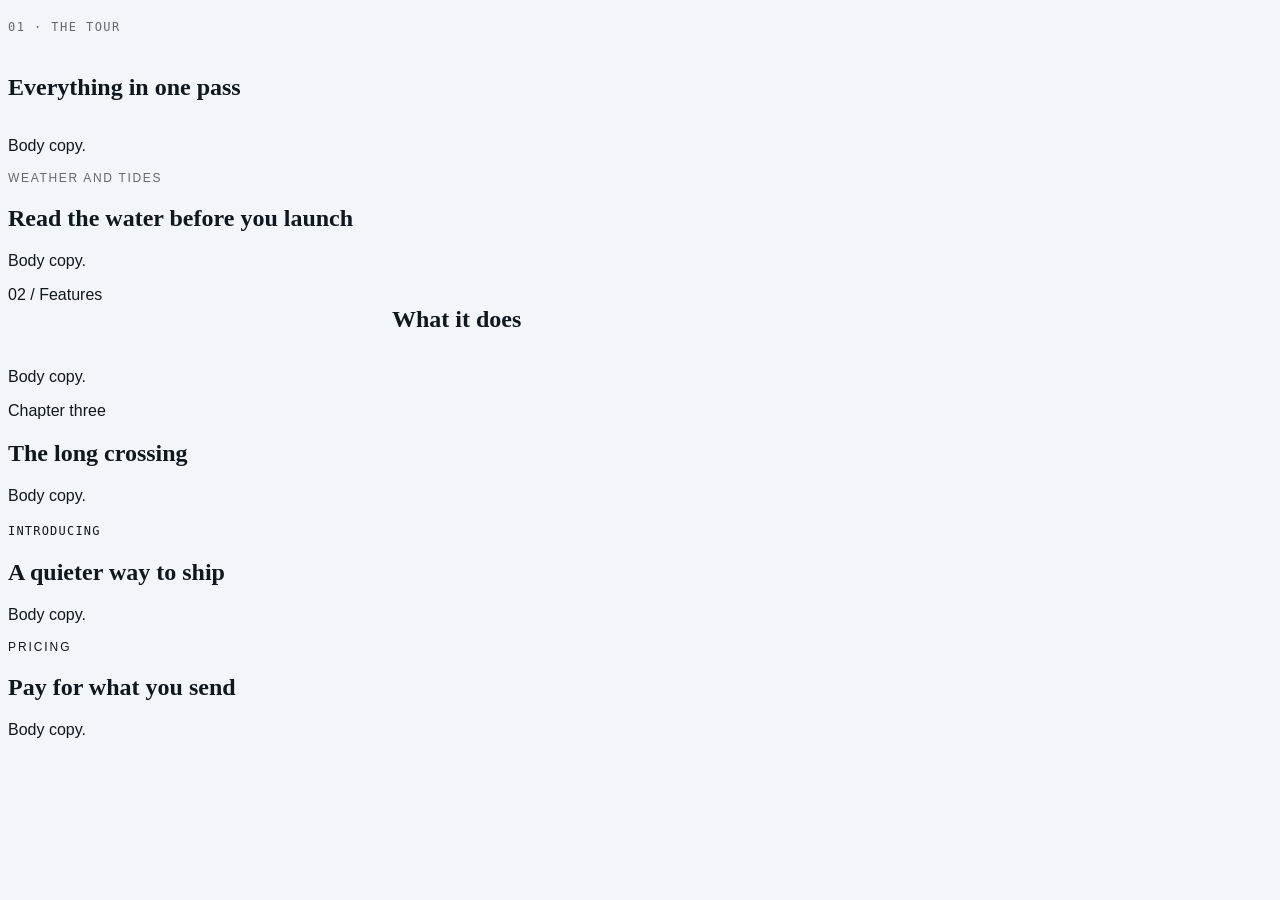
<file: .claude/skills/hallmark/scripts/fixtures/eyebrow-fail/index.html>
<!doctype html>
<!--
  Gate 54 fixture: MUST FAIL, six times.

  Every case here was invisible to the pre-1.3 detector, which keyed on
  `grid-template-columns` in the CSS and so only ever saw one geometry.
  Assertion (run from this directory):

    node ../../sloplint.mjs . --json | node -e "let s='';process.stdin.on('data',d=>s+=d).on('end',()=>console.log(JSON.parse(s).findings.filter(f=>f.gate==='54'&&f.grade==='FAIL').length))"
    # expected: 6

  Scoped to gate 54 on purpose: this file is deliberately slop in other ways too.
-->
<html lang="en">
<head>
<meta charset="utf-8">
<meta name="viewport" content="width=device-width, initial-scale=1">
<title>Gate 54 eyebrow fixture (must fail)</title>
<style>
/* Hallmark · macrostructure: fixture · tone: n/a · anchor hue: 250 · hero: Settled/H1 */
/* Hallmark · pre-emit critique: P3 H3 E3 S3 R3 V3 · weakest: all - this is a fixture */
:root {
  --color-paper: oklch(97% 0.006 250); --color-ink: oklch(20% 0.02 250);
  --color-muted: oklch(52% 0.015 250);
  --font-display: "Fraunces", serif; --font-body: "Public Sans", sans-serif;
  --font-label: "Geist Mono", monospace;
  --text-xs: 0.75rem; --tracking-label: 0.12em;
}
html, body { overflow-x: clip; }
body { background: var(--color-paper); color: var(--color-ink); font-family: var(--font-body); }
h1, h2, h3 { font-family: var(--font-display); }

/* 1: flex column. No grid anywhere; the old check could not see this. */
.a__head { display: flex; flex-direction: column; gap: 0.5rem; }
.a__eyebrow { font-family: var(--font-label); text-transform: uppercase;
  letter-spacing: var(--tracking-label); font-size: var(--text-xs); color: var(--color-muted); }

/* 2: plain block stack, and a class name outside the label vocabulary.
       Caught by resolved CSS alone: uppercase + tracking + small size. */
.b__strand { text-transform: uppercase; letter-spacing: 0.14em; font-size: 0.75rem;
  color: var(--color-muted); }

/* 3: the classic side-by-side grid. Regression guard for the old behaviour. */
.c__head { display: grid; grid-template-columns: minmax(0, 0.4fr) minmax(0, 1fr); gap: 2rem; }

/* 4: multi-column head declared ONLY inside a max-width block. The old check
       skipped every max-width rule, so this shape was a free pass. */
@media (max-width: 48rem) {
  .d__head { display: grid; grid-template-columns: 1fr 2fr; }
}

/* 5: class-less heading. The old check required a semantic match on the head
       wrapper's own classes to even look. */
.e__mark { font-family: var(--font-label); text-transform: uppercase;
  letter-spacing: 0.1em; font-size: 0.75rem; }

/* 6: "overline" was not in the old vocabulary at all. */
.overline { font-size: 0.75rem; letter-spacing: 0.16em; text-transform: uppercase; }
</style>
</head>
<body>

<!-- 1 · flex column stack -->
<section>
  <div class="a__head">
    <p class="a__eyebrow">01 · The tour</p>
    <h2>Everything in one pass</h2>
  </div>
  <p>Body copy.</p>
</section>

<!-- 2 · plain block stack, non-vocabulary class, CSS signals only -->
<section>
  <div>
    <p class="b__strand">Weather and tides</p>
    <h2>Read the water before you launch</h2>
  </div>
  <p>Body copy.</p>
</section>

<!-- 3 · side-by-side grid (the only shape the old gate caught) -->
<section>
  <div class="c__head">
    <span class="eyebrow">02 / Features</span>
    <h2>What it does</h2>
  </div>
  <p>Body copy.</p>
</section>

<!-- 4 · two-column head hidden inside a max-width query -->
<section>
  <div class="d__head">
    <span class="kicker">Chapter three</span>
    <h2>The long crossing</h2>
  </div>
  <p>Body copy.</p>
</section>

<!-- 5 · class-less heading under a labelled span -->
<section>
  <div>
    <span class="e__mark">Introducing</span>
    <h2>A quieter way to ship</h2>
  </div>
  <p>Body copy.</p>
</section>

<!-- 6 · the word the old vocabulary never knew -->
<section>
  <div>
    <p class="overline">Pricing</p>
    <h2>Pay for what you send</h2>
  </div>
  <p>Body copy.</p>
</section>

</body>
</html>
</file>
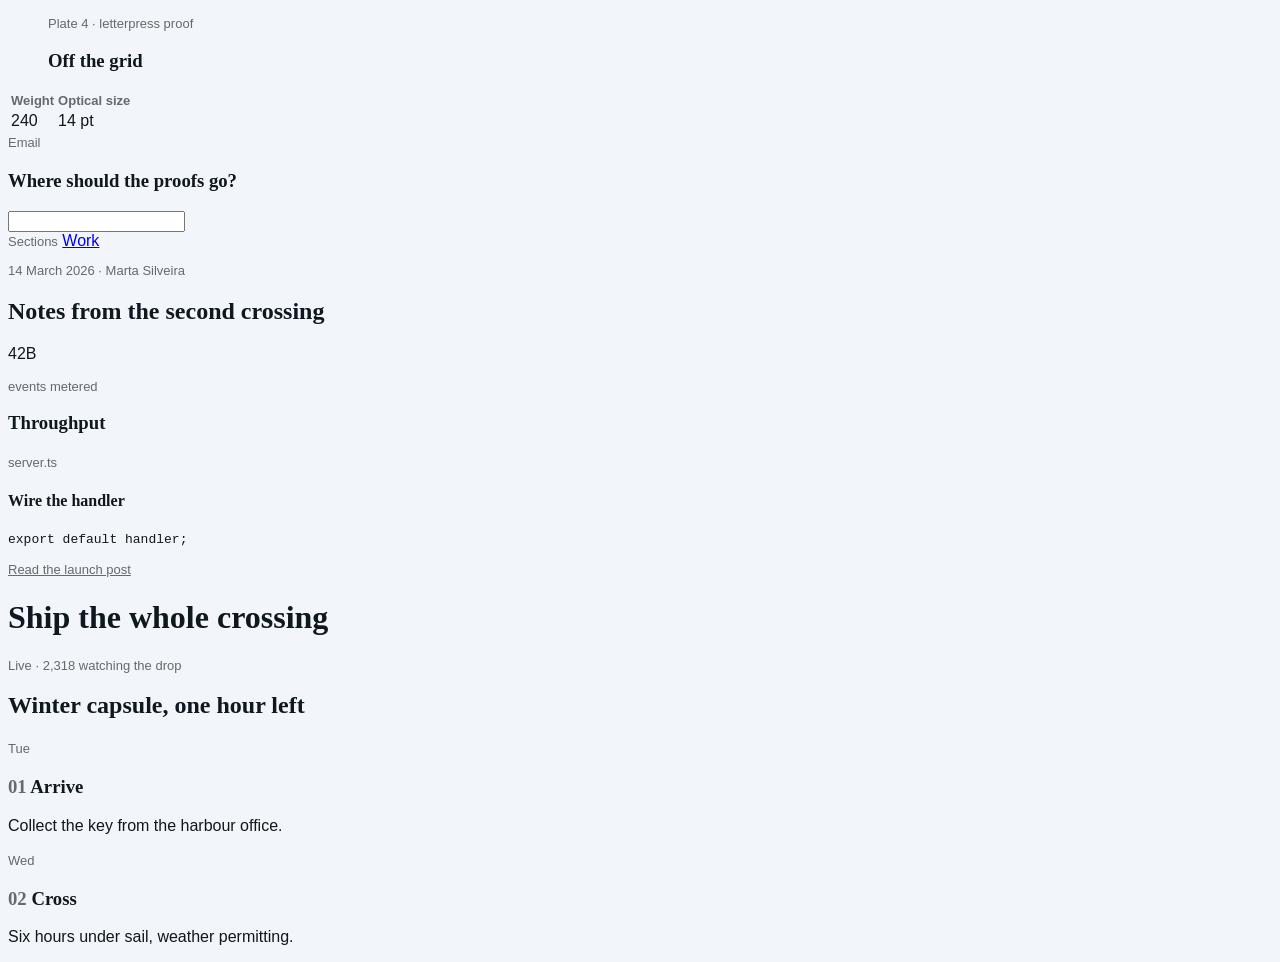
<file: .claude/skills/hallmark/scripts/fixtures/eyebrow-pass/index.html>
<!doctype html>
<!--
  Gate 54 fixture: MUST NOT FAIL.

  Ten shapes that look like an eyebrow to a naive detector and are not one.
  Each carries a fact, a destination, or an identifier the reader would
  otherwise lack: the exceptions gate 54 lists in references/gates.md.

  Assertion (run from this directory):

    node ../../sloplint.mjs . --json | node -e "let s='';process.stdin.on('data',d=>s+=d).on('end',()=>console.log(JSON.parse(s).findings.filter(f=>f.gate==='54').length))"
    # expected: 0

  Scoped to gate 54: this file makes no claim to be clean on the other gates.
-->
<html lang="en">
<head>
<meta charset="utf-8">
<meta name="viewport" content="width=device-width, initial-scale=1">
<title>Gate 54 carve-out fixture (must pass)</title>
<meta name="description" content="Fragments that sit near a heading without announcing it; gate 54 must stay quiet on every one.">
<style>
/* Hallmark · shape: fixture · genre: editorial · theme: fixture (by request)
 * hero: Settled · nav: none · footer: none · enrichment: none · signature: none, this is a gate 54 fixture
 * axes: light/roman-serif/cool · posture: restrained · contrast: pass · fold: n/a · v2.0.0 */
/* Hallmark · pre-emit critique: P3 H3 E3 S3 R3 V3 · weakest: all, this is a fixture */
/* Hallmark · answered F21 · unrelated fragments in one file, not a single document outline */
:root {
  --color-paper: oklch(97% 0.006 250); --color-ink: oklch(20% 0.02 250);
  --color-muted: oklch(52% 0.015 250); --color-accent: oklch(52% 0.14 250); --color-accent-ink: oklch(98% 0.005 250);
  --font-display: "Fraunces", serif; --font-body: "Public Sans", sans-serif;
  --font-label: var(--font-body);
  --text-xs: 0.8125rem;
}
html, body { overflow-x: clip; }
html { scrollbar-color: var(--color-muted) var(--color-paper); }
body { background: var(--color-paper); color: var(--color-ink); font-family: var(--font-body); caret-color: var(--color-accent); }
::selection { background: color-mix(in oklab, var(--color-accent) 22%, transparent); color: var(--color-ink); }
:focus-visible { outline: 2px solid var(--color-accent); outline-offset: 2px; }
a:active, button:active { transform: translateY(1px); }
button:disabled { opacity: 0.55; cursor: not-allowed; }
h1, h2, h3, h4 { font-family: var(--font-display); text-wrap: balance; }
.label { font-family: var(--font-label); font-size: var(--text-xs); color: var(--color-muted); }
.steps { list-style: none; counter-reset: step; padding: 0; }
.steps li { counter-increment: step; }
.steps li h3::before { content: counter(step, decimal-leading-zero) "  "; color: var(--color-muted); }
</style>
</head>
<body>

<!-- 1 · figcaption. Identifier, and it names something that is present. -->
<figure>
  <figcaption class="label">Plate 4 · letterpress proof</figcaption>
  <h3>Off the grid</h3>
</figure>

<!-- 2 · table column header. Identifier. -->
<table>
  <thead><tr><th class="label">Weight</th><th class="label">Optical size</th></tr></thead>
  <tbody><tr><td>240</td><td>14 pt</td></tr></tbody>
</table>

<!-- 3 · form field label. Identifier, bound to its control. -->
<form>
  <div>
    <label class="label" for="email">Email</label>
    <h3>Where should the proofs go?</h3>
    <input id="email" type="email">
  </div>
</form>

<!-- 4 · nav label. Destination. -->
<nav>
  <div>
    <span class="label">Sections</span>
    <h2 hidden>Navigation</h2>
    <a href="/work">Work</a>
  </div>
</nav>

<!-- 5 · dateline. Fact: the date appears nowhere else. -->
<article>
  <p class="label"><time datetime="2026-03-14">14 March 2026</time> · Marta Silveira</p>
  <h2>Notes from the second crossing</h2>
</article>

<!-- 6 · unit label AFTER the figure it labels. Order is the discriminator. -->
<section>
  <div>
    <p class="stat__num">42B</p>
    <p class="label">events metered</p>
  </div>
  <h3>Throughput</h3>
</section>

<!-- 7 · code filename tab. Identifier: a real path. -->
<section>
  <div>
    <span class="label">server.ts</span>
    <h4>Wire the handler</h4>
  </div>
  <pre><code>export default handler;</code></pre>
</section>

<!-- 8 · linked announcement chip. Destination, and it goes somewhere real. -->
<header>
  <div>
    <a class="label" href="/changelog/v2">Read the launch post</a>
    <h1>Ship the whole crossing</h1>
  </div>
</header>

<!-- 9 · live telemetry above a headline. Fact, and the digits prove it. -->
<section>
  <div>
    <p class="label">Live · 2,318 watching the drop</p>
    <h1>Winter capsule, one hour left</h1>
  </div>
</section>

<!-- 10 · a real <ol>. The numbers come from counter(), not from typed labels;
         a genuine per-step identifier rides along without becoming a kicker. -->
<ol class="steps">
  <li>
    <span class="label">Tue</span>
    <h3>Arrive</h3>
    <p>Collect the key from the harbour office.</p>
  </li>
  <li>
    <span class="label">Wed</span>
    <h3>Cross</h3>
    <p>Six hours under sail, weather permitting.</p>
  </li>
</ol>

</body>
</html>
</file>
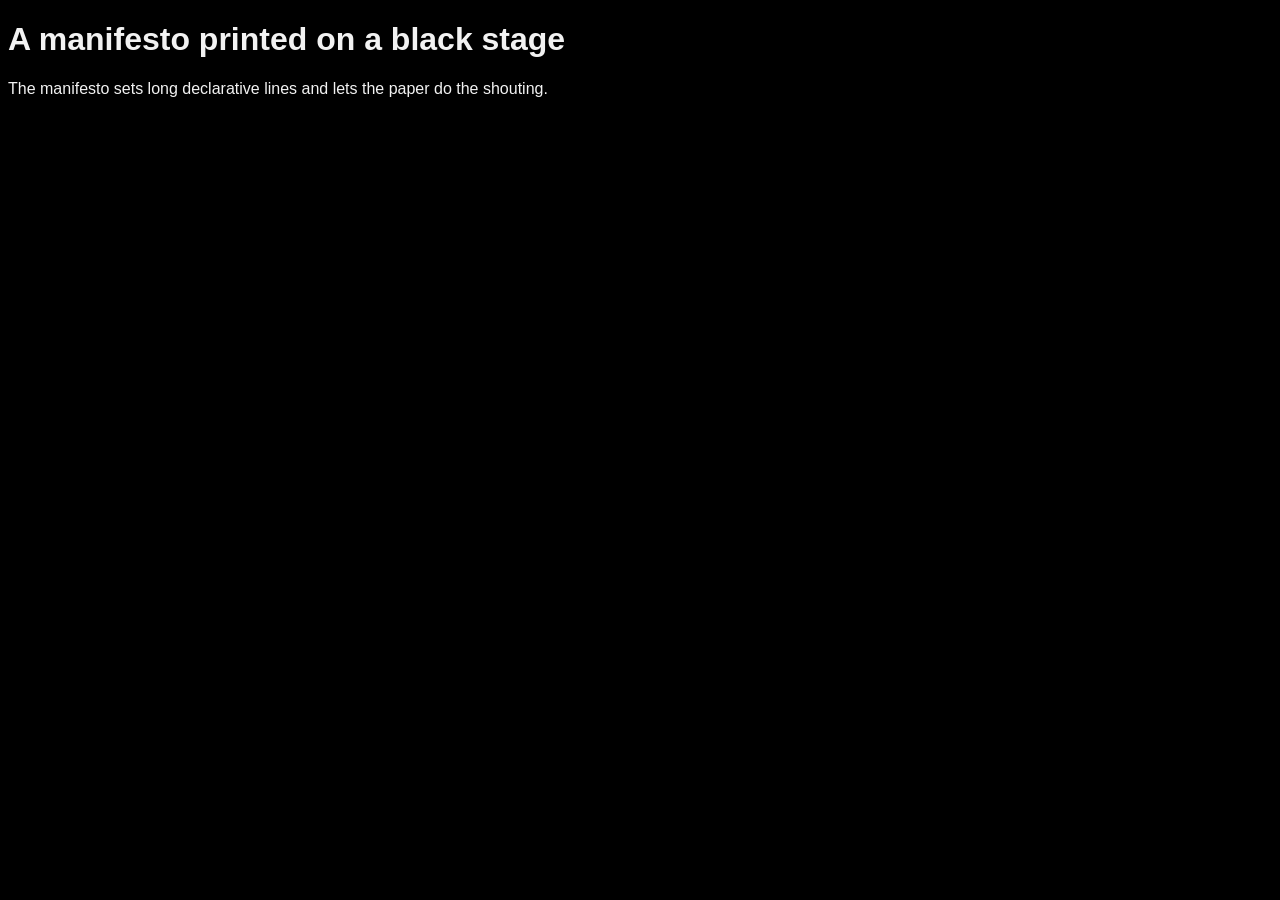
<file: .claude/skills/hallmark/scripts/fixtures/waiver/index.html>
<!doctype html>
<!--
  Waiver fixture. Five waivers are claimed on a deliberately expressive page:
  four are honoured, one is refused because it names a Floor gate, and the build
  ships. There is no cap, so the page is not blocked for being expressive; what
  it gets instead is a NOTE saying four waivers is a house style, not exceptions.

  Assertion (run from this directory):

    node ../../sloplint.mjs . --json | node -e "let s='';process.stdin.on('data',d=>s+=d).on('end',()=>{const j=JSON.parse(s);console.log(JSON.stringify(j.summary))})"
    # expected: fails 0, reflex 0, waived 5, rejected 2, answered 1, notes 1
    # (waived counts findings, not gates: gate 1 fires on both the token and the
    #  h1 rule, and gate 7 on both the token and the body background)

  Case by case:
    waive 40  -> refused, Floor is never waivable, and gate 40 still binds
    waive 7b  -> honoured; the guard (surface: absolute in the stamp) holds
    waive 22  -> honoured
    waive 25  -> honoured (no finding to downgrade on this page)
    waive 1   -> honoured, and trips the >3 house-style NOTE
    answered F3  -> honoured; the Finish finding reports ANSWERED instead of WARN
    answered 40  -> refused; 40 is Floor, and Floor findings are fixed, not answered
-->
<html lang="en">
<head>
<meta charset="utf-8">
<meta name="viewport" content="width=device-width, initial-scale=1">
<title>Waiver fixture</title>
<style>
/* Hallmark · macrostructure: Manifesto · tone: austere · anchor hue: 250 · surface: absolute · nav: N9 · footer: Ft2 · hero: Poster/H1 */
/* Hallmark · pre-emit critique: P5 H4 E5 S4 R5 V4 · weakest: E - fixture, not a real build */
/* Hallmark · waive 40 · contrast measured on the stage · the manifesto is printed white on black */
/* Hallmark · waive 7b · surface: absolute declared, 40-41 pass · the manifesto stage is printed on black paper */
/* Hallmark · waive 22 · neutrals achromatic throughout · the manifesto rules are pure grey by intent */
/* Hallmark · waive 25 · measure runs to 96ch · the manifesto sets long declarative lines */
/* Hallmark · waive 1 · two families declared · the manifesto pairs a display serif with a grotesque */
/* Hallmark · answered F3 · the manifesto head is one word and cannot wrap, so balance has nothing to balance */
/* Hallmark · answered 40 · contrast is fine here honestly */
:root {
  --color-paper: #000;
  --color-ink: oklch(96% 0 250);
  --font-display: Inter, sans-serif;
  --font-body: "Public Sans", sans-serif;
}
html, body { overflow-x: clip; }
body { background: var(--color-paper); color: var(--color-ink); font-family: var(--font-body); }
h1 { font-family: var(--font-display); }
</style>
</head>
<body>
  <h1>A manifesto printed on a black stage</h1>
  <p>The manifesto sets long declarative lines and lets the paper do the shouting.</p>
</body>
</html>
</file>
<file: site.css>
@import url("./tokens.css");
@import url("./base.css");

.skip { position: absolute; left: 16px; top: -100px; z-index: 10; padding: 8px 16px; background: var(--ink); color: var(--on-accent); }
.skip:focus-visible { top: 16px; }

/* Header: white, 2px ink rule, not sticky */
.site-header { background: var(--paper); border-bottom: 2px solid var(--ink); }
.site-header .container { display: flex; flex-wrap: wrap; align-items: center; justify-content: space-between; gap: 12px 24px; padding-block: 16px; }
.wm-lockup { display: inline-flex; align-items: baseline; gap: 8px; text-decoration: none; white-space: nowrap; }
.wm { font-size: 24px; font-weight: 500; letter-spacing: 0.005em; line-height: 1; }
.wm b { font-weight: 700; }
.wm-by { font-size: 13px; color: var(--muted); }
.site-nav { display: flex; flex-wrap: wrap; align-items: center; gap: 12px 24px; margin: 0; padding: 0; list-style: none; font-size: 15px; font-weight: 500; }
.site-nav a:not(.btn) { text-decoration: none; }
.site-nav a:not(.btn):hover { text-decoration: underline; text-decoration-color: currentColor; }

/* Buttons */
.btn { display: inline-flex; align-items: center; padding: 10px 16px; border: 1px solid var(--ink); border-radius: var(--radius); background: transparent; color: var(--ink); font: 600 15px/1.3 var(--sans); text-decoration: none; white-space: nowrap; cursor: pointer; }
.btn:hover { background: var(--paper); }
.btn--primary { background: var(--accent); color: var(--on-accent); }
.btn--primary:hover { background: var(--accent-hover); }
.site-header .btn { padding: 9px 14px; }
.actions { display: flex; flex-wrap: wrap; gap: 12px; margin-top: 28px; }

main { padding-block: 56px 72px; }

/* Hero: the six verdicts are the picture */
.hero__grid { display: grid; grid-template-columns: minmax(0, 5fr) minmax(0, 7fr); gap: 48px; align-items: start; }
.hero .lead { margin-top: 16px; }

.sheet { margin: 0; padding: 20px 24px; background: var(--paper); border: 1px solid var(--rule); border-radius: var(--radius); overflow-x: auto; }
.sheet__head { display: flex; justify-content: space-between; align-items: baseline; gap: 16px; margin-bottom: 12px; }
.sheet__head h2 { font-size: 16px; line-height: 1.4; max-width: none; }
.sheet__head p { font: 13px/1.4 var(--mono); color: var(--muted); }
.sheet__foot { margin-top: 12px; font-size: var(--fs-caption); color: var(--muted); }

/* Tables */
.verdicts, .refuse { width: 100%; border-collapse: collapse; font-size: 15px; }
.verdicts th, .refuse th { padding: 8px 12px 8px 0; font-size: 13px; font-weight: 600; color: var(--muted); text-align: left; border-bottom: 2px solid var(--ink); white-space: nowrap; }
.verdicts td, .refuse td { padding: 8px 12px 8px 0; border-top: 1px solid var(--rule); vertical-align: top; }
.verdicts td:last-child { padding-right: 0; color: var(--muted); font-size: var(--fs-small); }
.verdicts .id { font: 500 13px/1.55 var(--mono); white-space: nowrap; }
.refuse { background: var(--paper); border: 1px solid var(--rule); }
.refuse th, .refuse td { padding-inline: 12px; }
.refuse td:first-child { width: 45%; font-weight: 600; }

/* Verdict pills: verdict colours appear only here */
.chip { display: inline-block; padding: 1px 8px; border-radius: var(--radius-pill); font-size: var(--fs-pill); font-weight: 600; line-height: 1.55; white-space: nowrap; }
.chip--met { background: var(--sup-bg); color: var(--sup); }
.chip--gap { background: var(--gap-bg); color: var(--gap-ink); }
.chip--not { background: var(--uns-bg); color: var(--uns-ink); }

/* Sections */
.section, .section--band { margin-top: var(--section-gap); }
.head { margin-bottom: 20px; }
.head .lead { margin-top: 8px; font-size: var(--fs-body); line-height: var(--lh-body); }

.capture { margin: 0; }
.capture__frame { background: var(--paper); border: 1px solid var(--rule); border-radius: var(--radius); overflow: hidden; }
.capture__frame img { width: 100%; height: auto; }
.capture figcaption, .film figcaption { margin-top: 8px; font-size: var(--fs-caption); color: var(--muted); }

.film { margin: 0; max-width: 840px; }
.film video { width: 100%; aspect-ratio: 16 / 9; background: var(--paper); border: 1px solid var(--rule); }

.split { display: grid; grid-template-columns: minmax(0, 4fr) minmax(0, 6fr); gap: 40px; align-items: start; }
.todo { margin: 20px 0 0; padding: 0; list-style: none; }
.todo li { padding: 10px 0; border-top: 1px solid var(--rule); }
.todo b { display: block; font-weight: 600; }
.todo span { display: block; color: var(--muted); font-size: var(--fs-small); }

/* Rows: numbered steps on the home page, plain rows elsewhere */
.rows { margin: 0; padding: 0; list-style: none; }
.rows li { padding: 14px 0; border-top: 1px solid var(--rule); }
.rows h3, .rows .row-title { font-size: var(--fs-h3); line-height: var(--lh-h3); }
.rows p { margin-top: 4px; }
.steps { counter-reset: step; }
.steps li { counter-increment: step; display: grid; grid-template-columns: 56px minmax(0, 300px) minmax(0, 1fr); gap: 16px; align-items: baseline; }
.steps li::before { content: counter(step, decimal-leading-zero); font: 500 13px/1 var(--mono); color: var(--muted); }
.steps p { margin-top: 0; }

/* The offer */
.offer { display: grid; grid-template-columns: minmax(0, 4fr) minmax(0, 6fr); gap: 40px; align-items: start; padding-top: 24px; border-top: 2px solid var(--ink); }
.container.offer { width: calc(100% - 2 * var(--gutter)); max-width: calc(var(--container) - 2 * var(--gutter)); padding-inline: 0; }
.offer .actions { margin-top: 20px; }
.offer dl { margin: 0; font-size: 15px; }
.offer dl > div { display: grid; grid-template-columns: 140px minmax(0, 1fr); border-top: 1px solid var(--rule); }
.offer dt { padding: 10px 16px 10px 0; font-weight: 600; }
.offer dd { margin: 0; padding: 10px 0; }

/* A fact still to be set */
.fill { padding: 0 0.25em; border: 1px dashed var(--field); border-radius: var(--radius); color: var(--muted); }

/* Plain document pages: security and privacy */
main.doc { max-width: var(--container-doc); margin: 0 auto; padding: 56px var(--gutter) 72px; background: var(--paper); border-inline: 1px solid var(--rule); }
.doc .container { max-width: none; padding-inline: 0; }
.doc .section--tight { margin-top: 40px; }
.doc .head { margin-bottom: 4px; }
.doc .rows li { padding: 12px 0; }
.doc .rows p { font-size: 16px; line-height: 1.6; }

/* Footer */
.footer { background: var(--paper); border-top: 1px solid var(--rule); }
.footer .container { display: flex; flex-direction: column; gap: 14px; padding-block: 28px 36px; font-size: var(--fs-small); color: var(--muted); }
.footer__line { color: var(--ink); }
.footer__links { display: flex; flex-wrap: wrap; gap: 8px 20px; margin: 0; padding: 0; list-style: none; }
.footer__links a { color: var(--ink); }
.footer__legal { max-width: 760px; }

@media (max-width: 54rem) {
  .hero__grid, .split, .offer { grid-template-columns: minmax(0, 1fr); gap: 28px; }
  .steps li { grid-template-columns: 40px minmax(0, 1fr); }
  .steps li p { grid-column: 2; }
  main.doc { border-inline: 0; }
  .refuse { display: block; overflow-x: auto; }
}
@media (max-width: 40rem) {
  .wm-by { display: none; }
  .verdicts td:last-child, .verdicts th:last-child { display: none; }
  .offer dl > div { grid-template-columns: minmax(0, 1fr); }
  .offer dt { padding-bottom: 0; }
}
</file>
